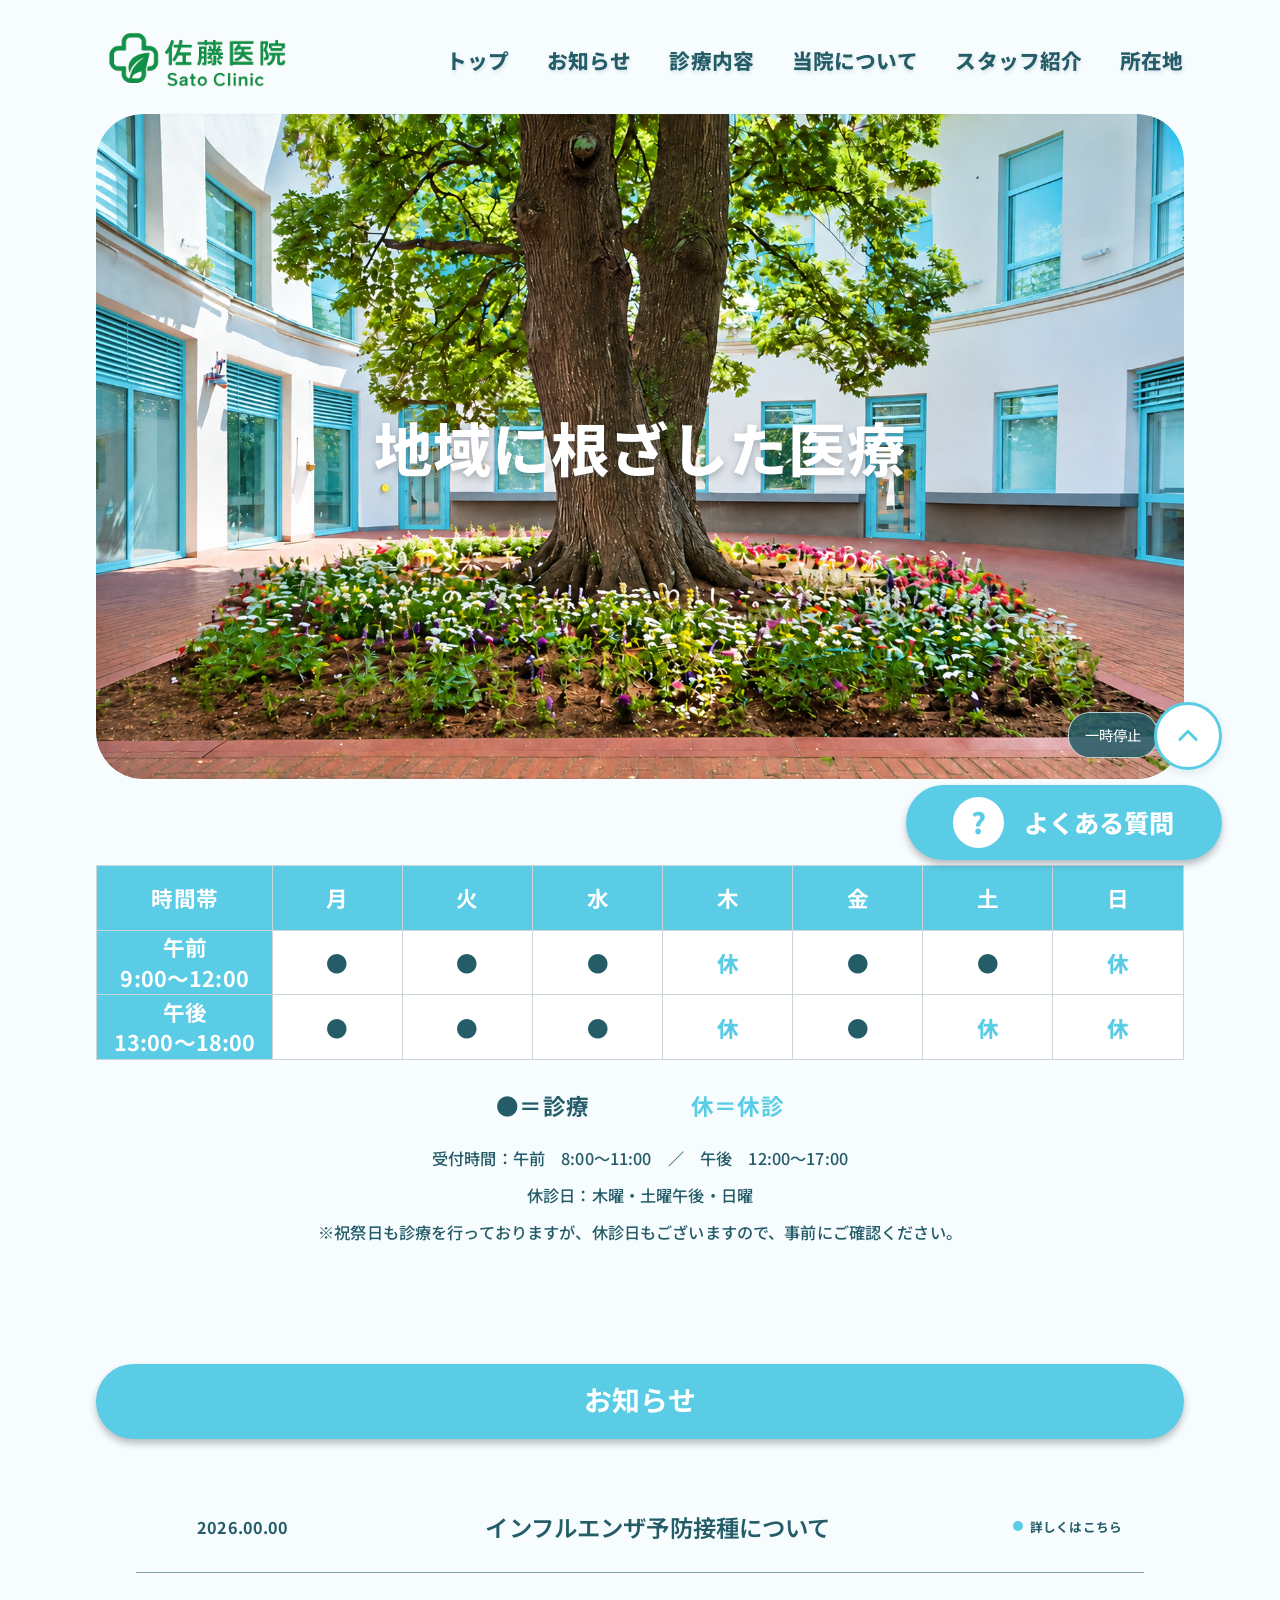
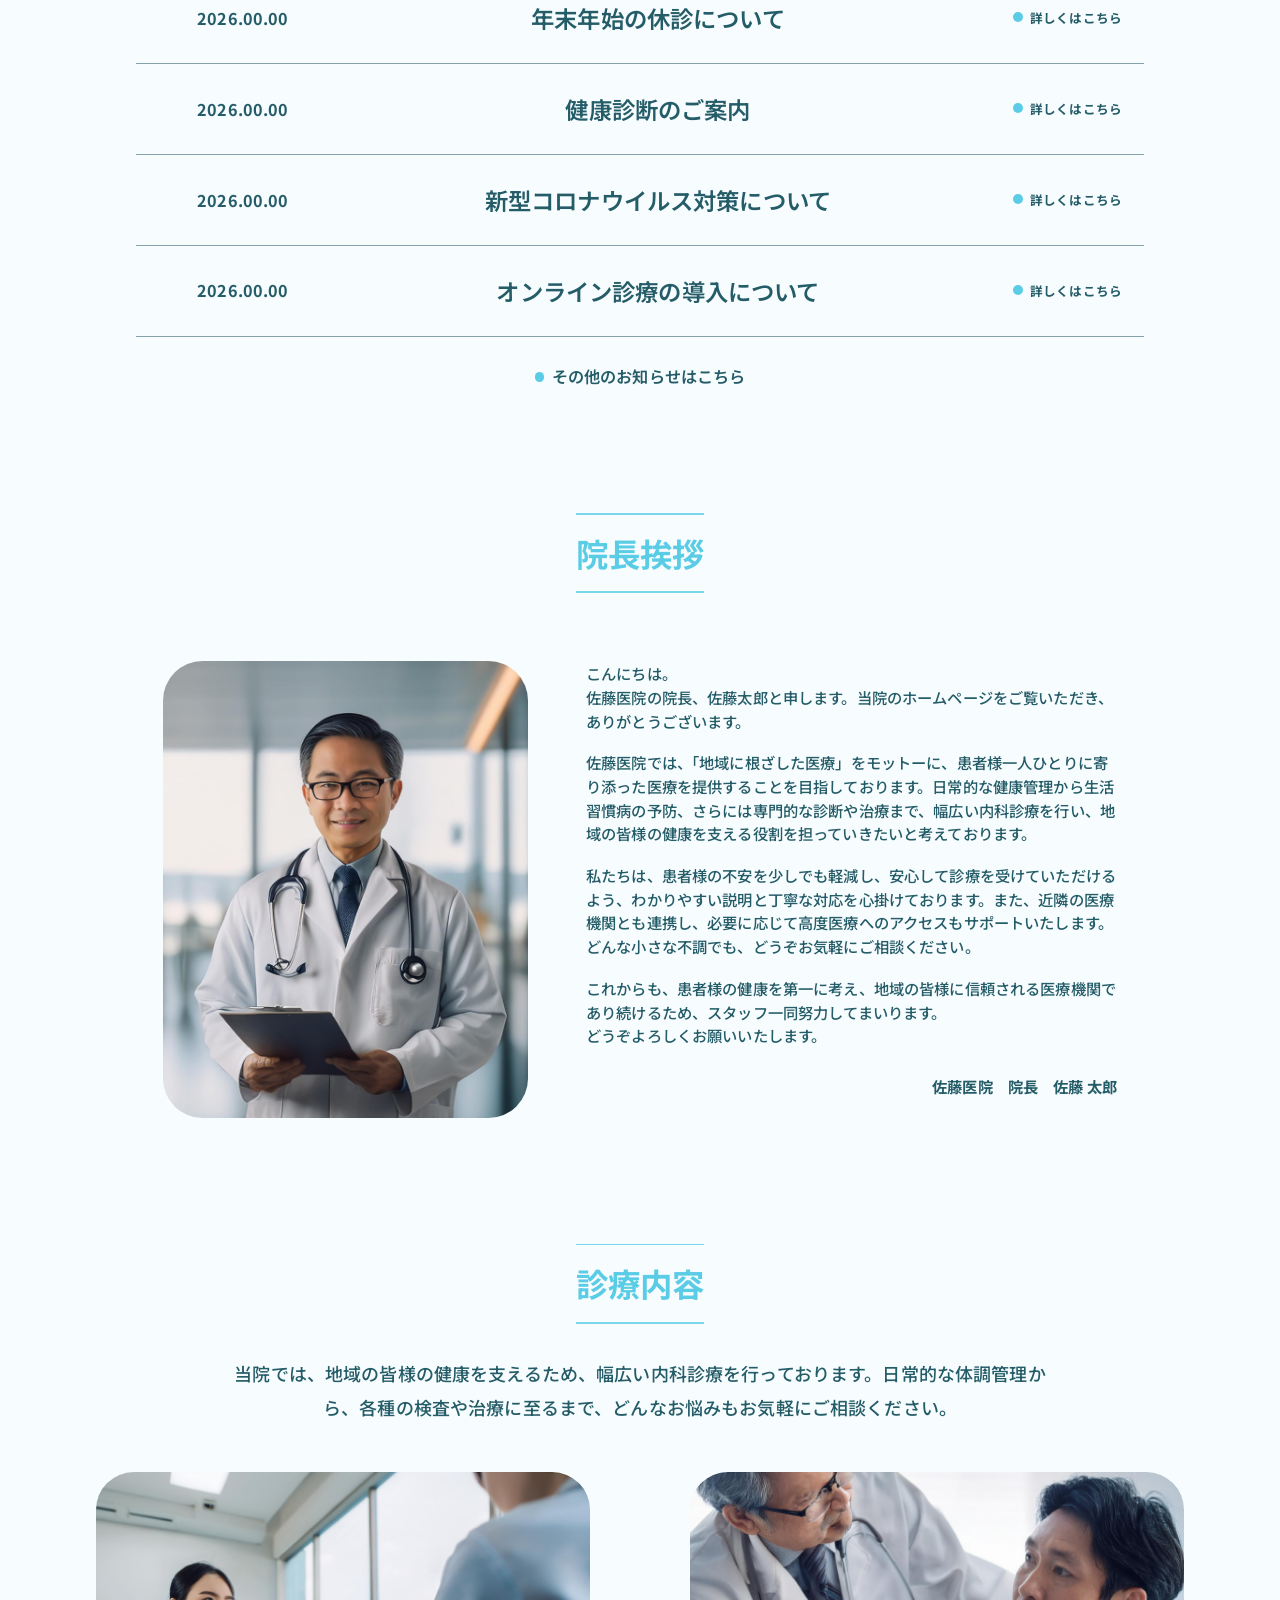
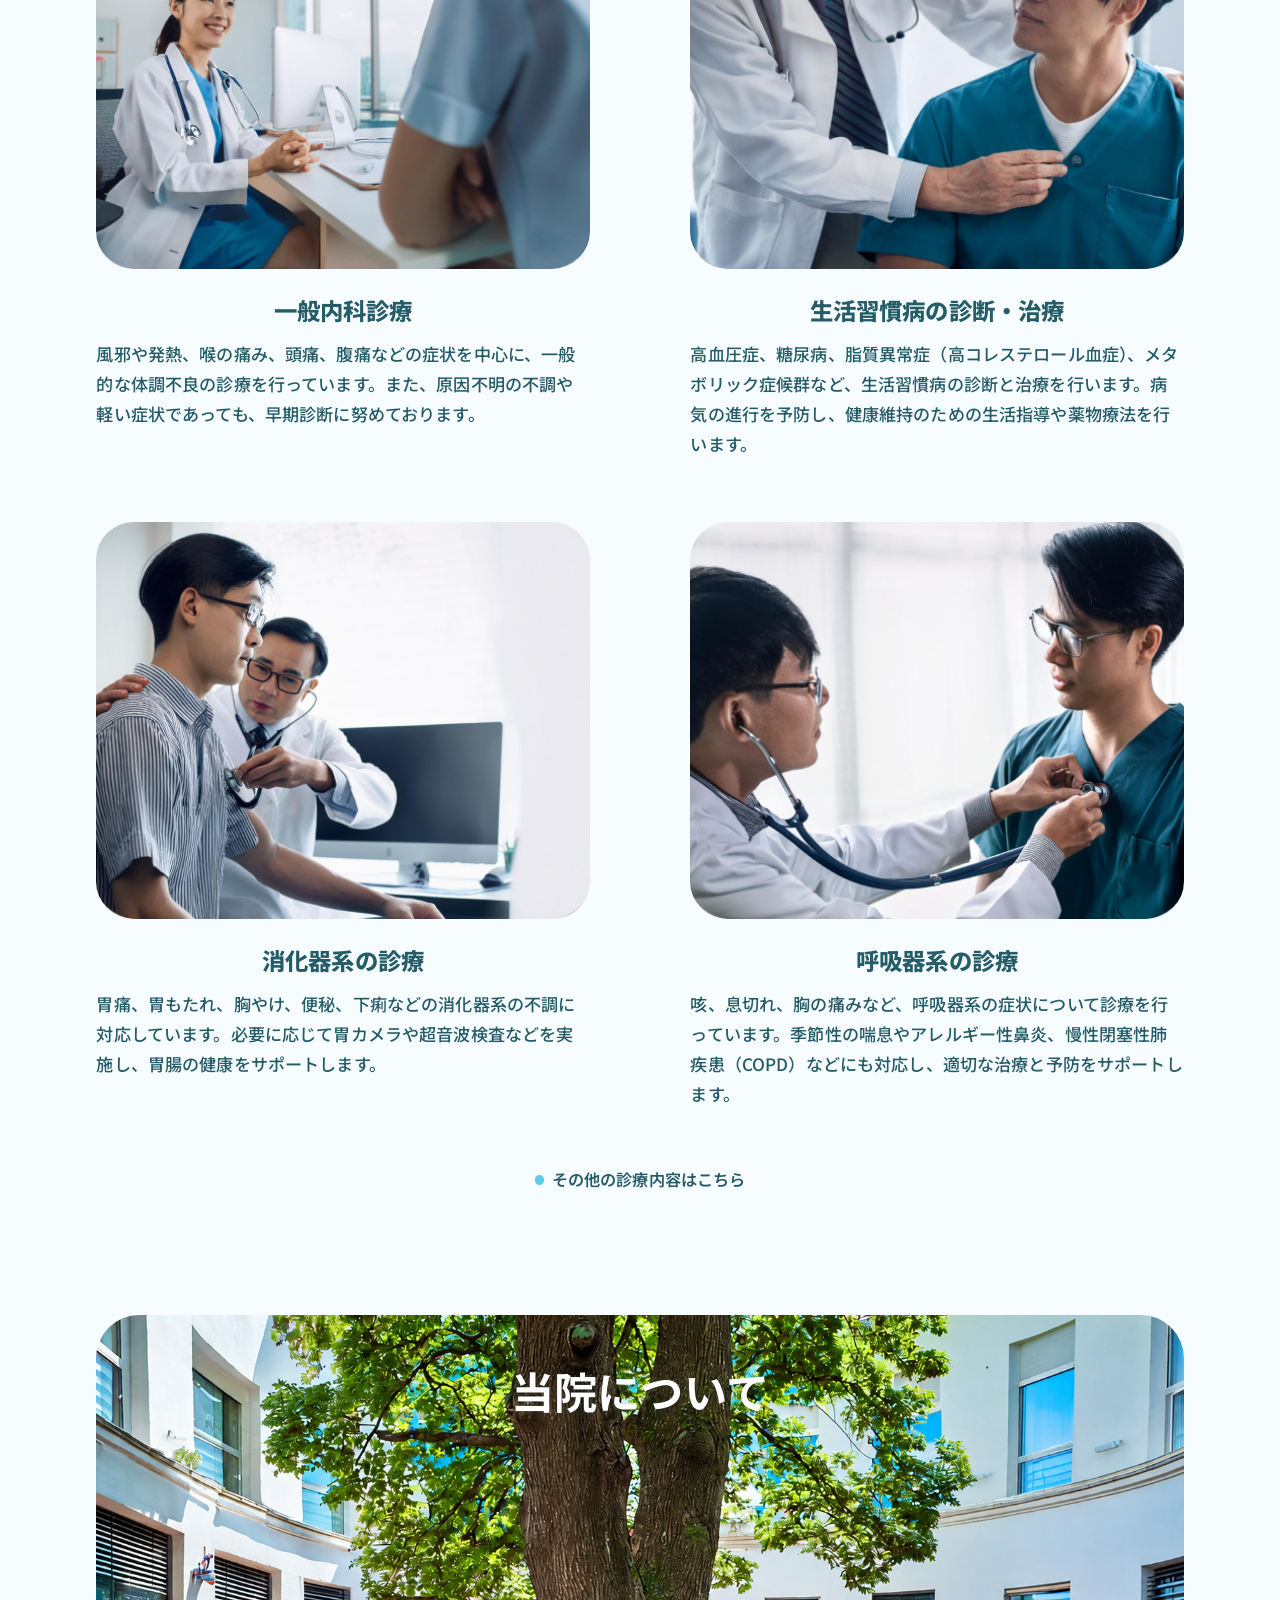
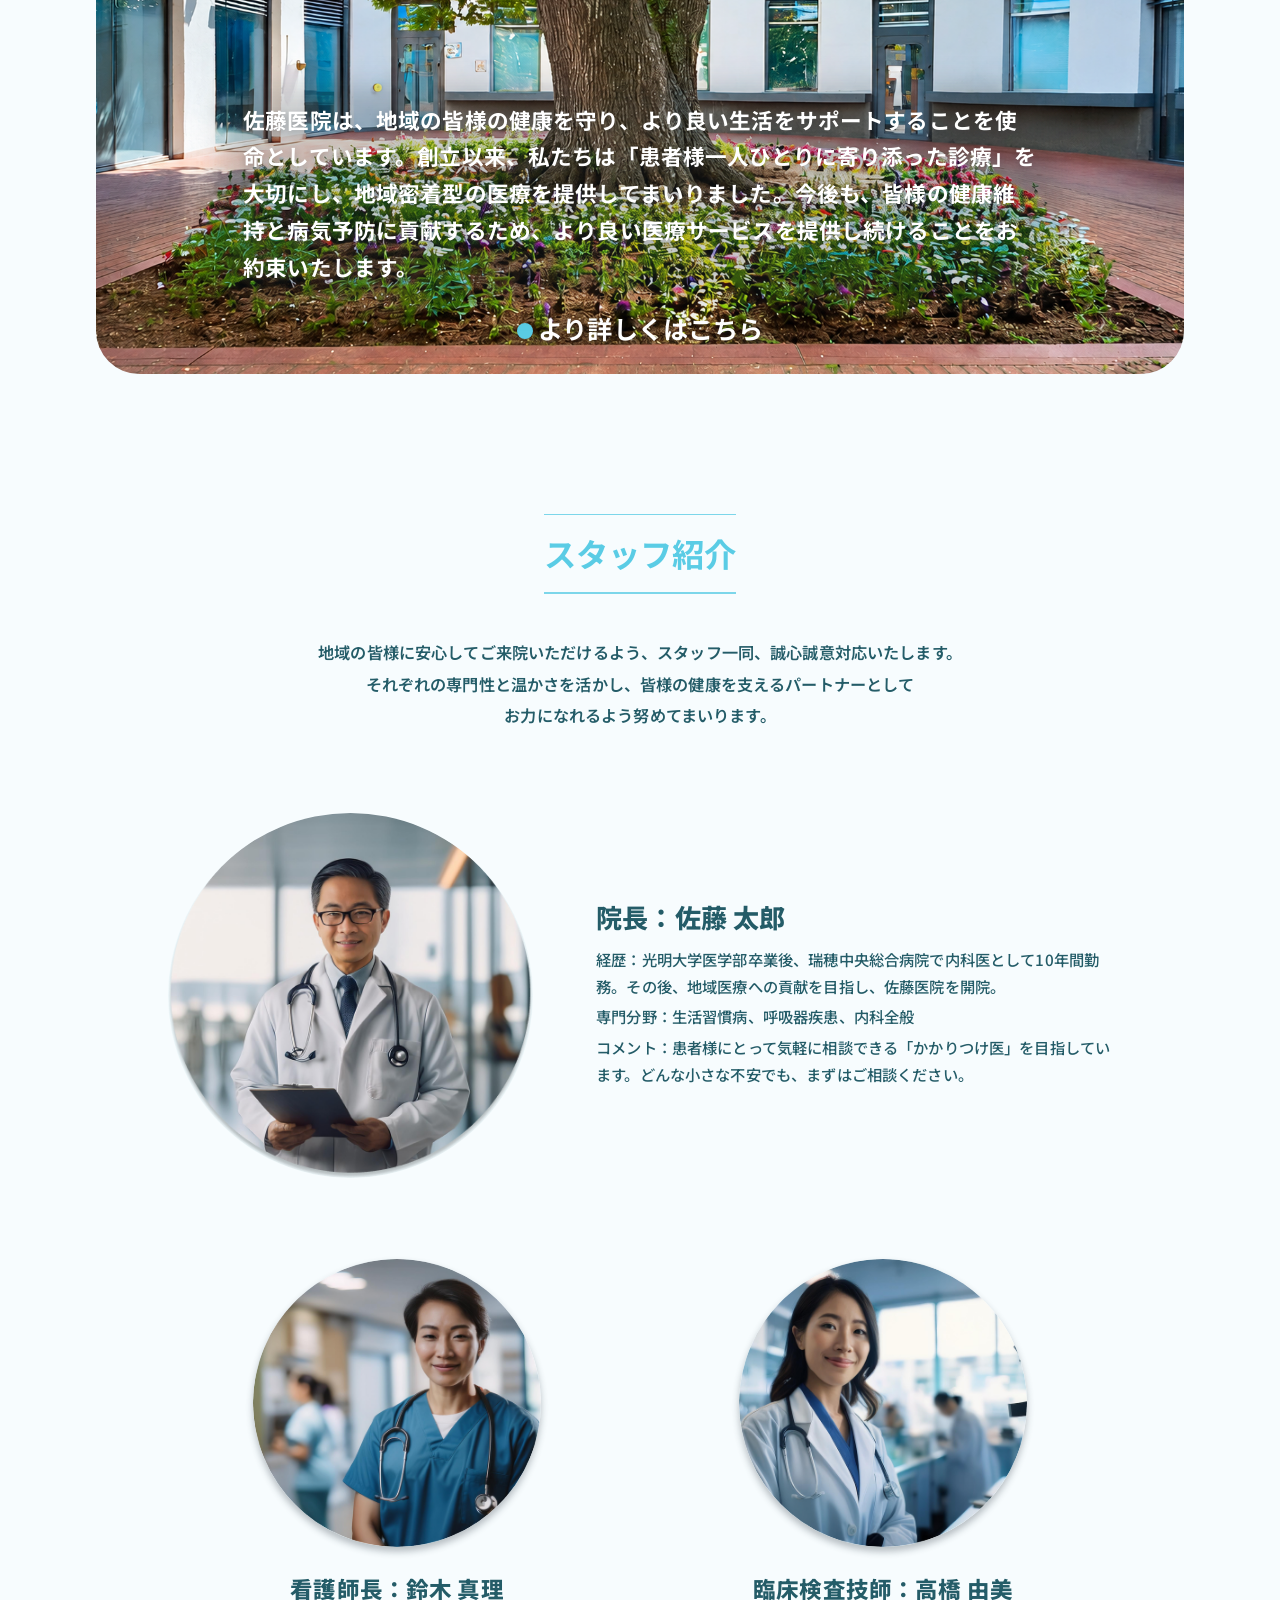
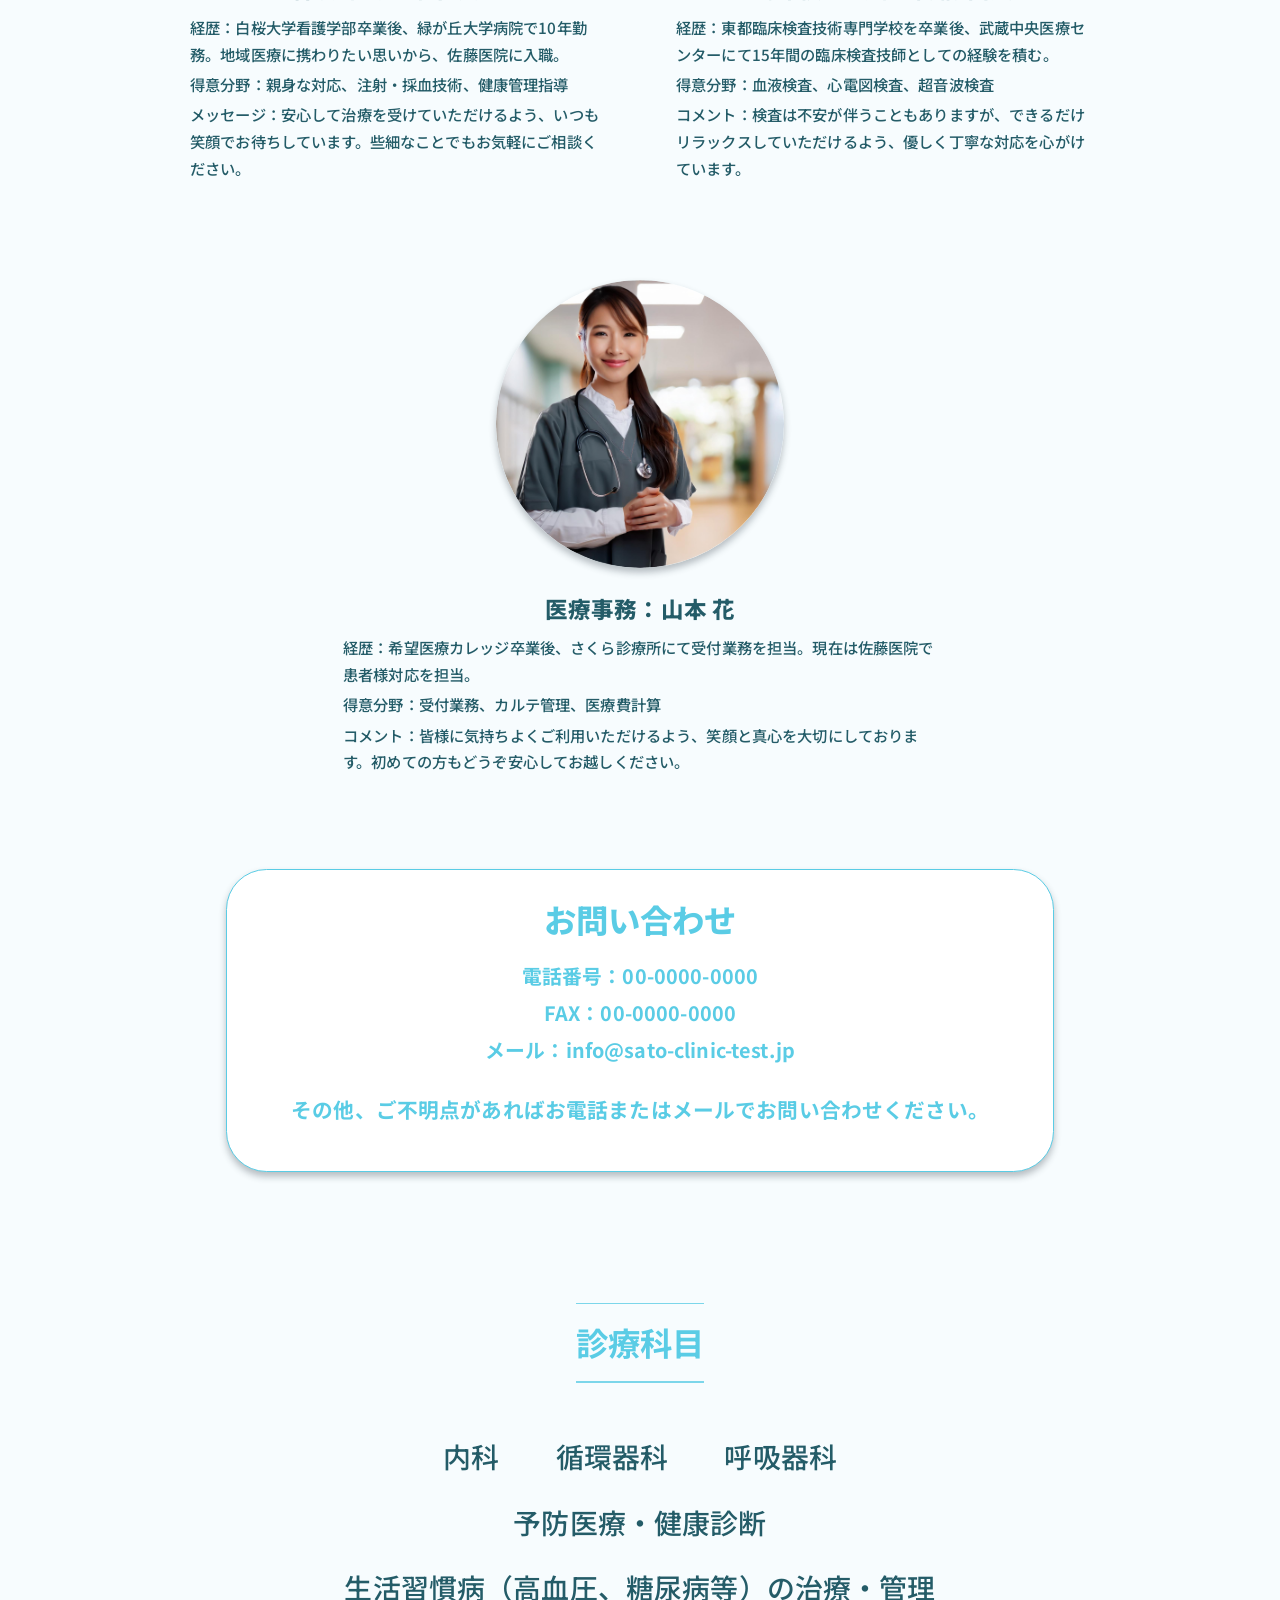
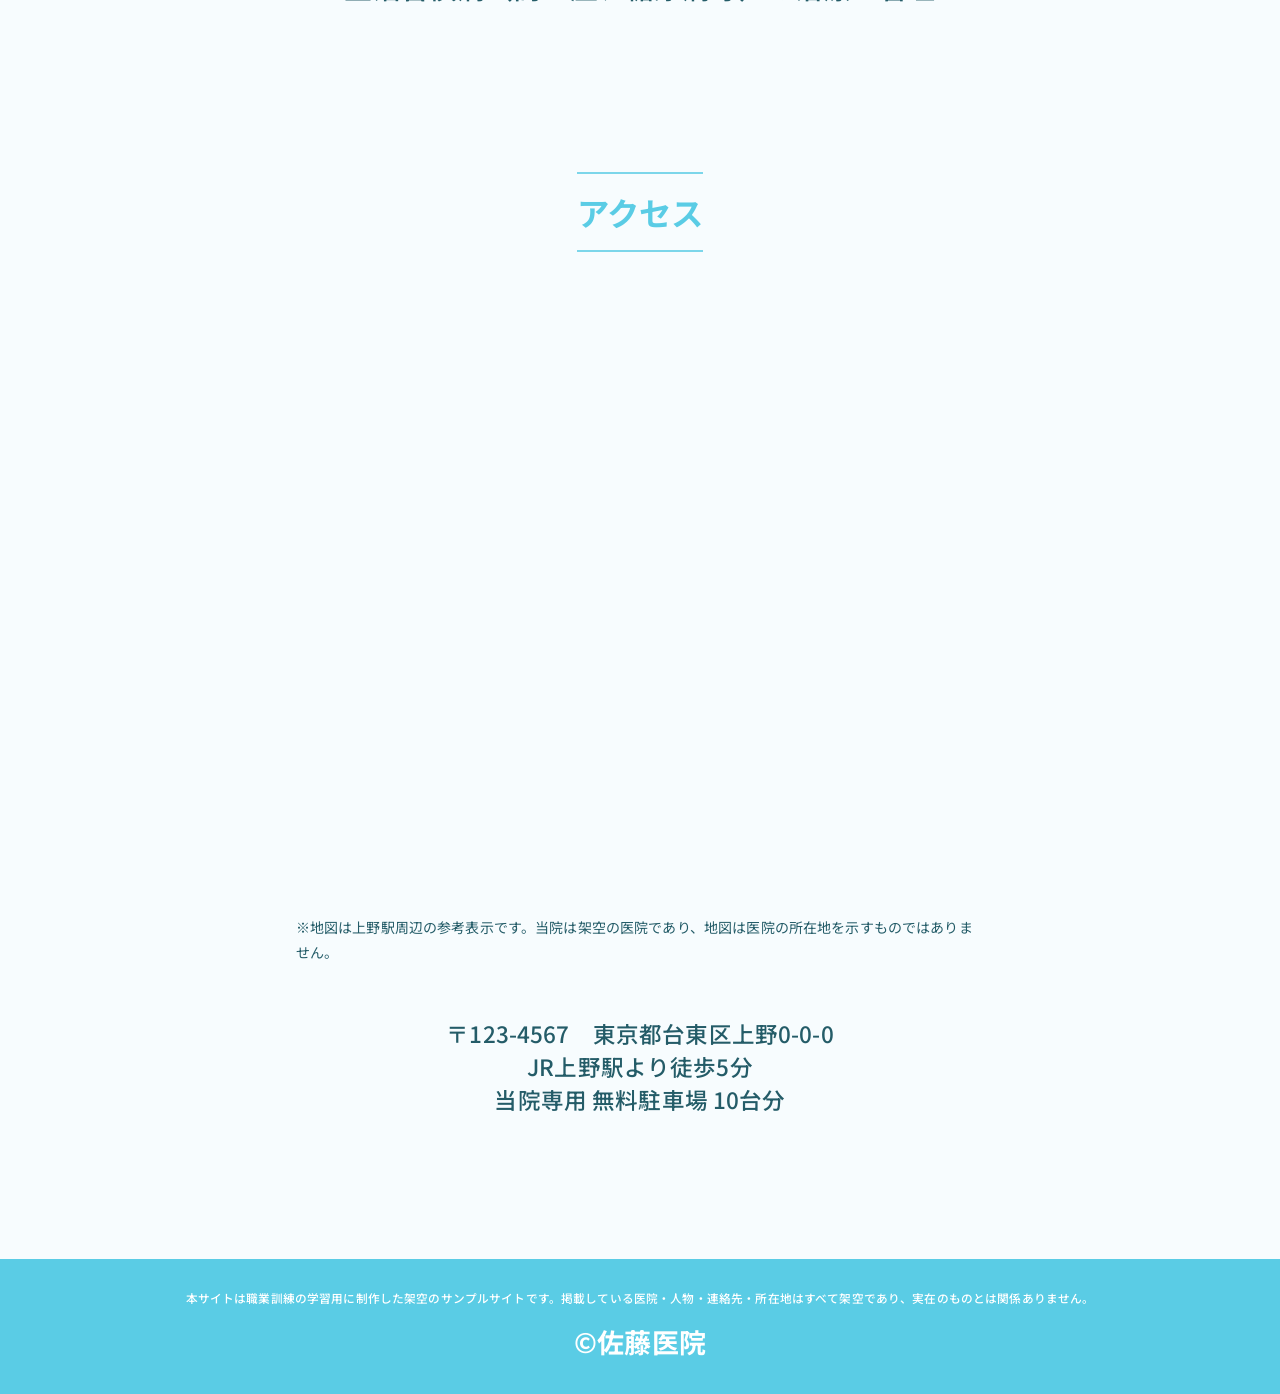
<file: index.html>
<!DOCTYPE html>
<html lang="ja">
<head>
  <meta charset="UTF-8">
  <meta name="viewport" content="width=device-width, initial-scale=1.0">
  <meta name="robots" content="noindex, nofollow">
  <title>佐藤医院 | Sato Clinic</title>
  <link rel="preconnect" href="https://fonts.googleapis.com">
  <link rel="preconnect" href="https://fonts.gstatic.com" crossorigin>
  <link href="https://fonts.googleapis.com/css2?family=Noto+Sans+JP:wght@400;500;600;700;800&display=swap" rel="stylesheet">
  <link rel="stylesheet" href="./css/style.css">
  <link rel="stylesheet" href="./css/responsive.css">
</head>
<body id="page-top">
  <header class="site-header" id="top">
    <div class="header-inner">
      <a class="brand" href="./index.html" aria-label="佐藤医院 トップへ">
        <img src="./assets/logo.png" alt="佐藤医院 Sato Clinic">
      </a>
            <button class="menu-toggle" type="button" aria-controls="global-nav" aria-expanded="false" aria-label="メニューを開く" hidden>
        <span class="menu-toggle-lines" aria-hidden="true"><span></span></span>
        <span class="menu-toggle-label" aria-hidden="true">MENU</span>
      </button>
      <nav id="global-nav" class="global-nav" aria-label="メインナビゲーション">
        <a href="./index.html">トップ</a>
        <a href="./news.html">お知らせ</a>
        <a href="./services.html">診療内容</a>
        <a href="./about.html">当院について</a>
        <a href="#staff">スタッフ紹介</a>
        <a href="./location.html">所在地</a>
        <div class="mobile-nav-links">
          <a href="./index.html">トップ</a>
          <a href="./news.html">お知らせ</a>
          <a href="./services.html">診療内容</a>
          <a href="./about.html">当院について</a>
          <a href="./index.html#staff">スタッフ紹介</a>
          <a href="./location.html">所在地</a>
        </div>
      </nav>
    </div>
  </header>

  <main>
    <section class="hero section-shell" aria-labelledby="hero-title">
      <h1 id="hero-title" class="sr-only">地域に根ざした医療</h1>
      <div class="hero-slideshow">
        <div class="hero-slide hero-slide--courtyard is-active">
          <img src="./assets/hero-courtyard-cyan.png" alt="地域に根ざした医療。大きな木と花々に囲まれた佐藤医院の中庭">
          <p class="hero-slide-caption" aria-hidden="true">地域に根ざした医療</p>
        </div>
        <div class="hero-slide hero-slide--digestive" aria-hidden="true">
          <img src="./assets/service-detail-digestive.jpg" alt="患者様一人ひとりに寄り添った診療。医師が患者の診察を行う様子">
          <p class="hero-slide-caption" aria-hidden="true">患者様一人ひとりに<br>寄り添った診療</p>
        </div>
        <div class="hero-slide hero-slide--waiting" aria-hidden="true">
          <img src="./assets/hero-textless.png" alt="患者様の声に耳を傾け、共に歩む医療。明るい院内の待合スペース" width="1208" height="739">
          <p class="hero-slide-caption" aria-hidden="true">患者様の声に耳を傾け、共に歩む医療</p>
        </div>
        <div class="hero-slide hero-slide--family" aria-hidden="true">
          <img src="./assets/hero-news.jpg" alt="ご家族全員をサポート。女性医師と子どもが向き合う診療風景">
          <p class="hero-slide-caption" aria-hidden="true">ご家族全員をサポート</p>
        </div>
        <button class="hero-slideshow-toggle" type="button" hidden>一時停止</button>
      </div>
    </section>

    <section class="schedule section-shell" id="schedule" aria-labelledby="schedule-title">
      <h2 id="schedule-title" class="sr-only">診療時間</h2>
      <table class="schedule-table">
        <thead>
          <tr>
            <th scope="col">時間帯</th>
            <th scope="col">月</th>
            <th scope="col">火</th>
            <th scope="col">水</th>
            <th scope="col">木</th>
            <th scope="col">金</th>
            <th scope="col">土</th>
            <th scope="col">日</th>
          </tr>
        </thead>
        <tbody>
          <tr>
            <th scope="row">午前　<span class="schedule-time">9:00〜12:00</span></th>
            <td>●</td><td>●</td><td>●</td><td class="closed">休</td><td>●</td><td>●</td><td class="closed">休</td>
          </tr>
          <tr>
            <th scope="row">午後　<span class="schedule-time">13:00〜18:00</span></th>
            <td>●</td><td>●</td><td>●</td><td class="closed">休</td><td>●</td><td class="closed">休</td><td class="closed">休</td>
          </tr>
        </tbody>
      </table>
      <div class="schedule-detail">
        <p class="legend"><strong>●＝診療</strong>　<strong class="closed-text">休＝休診</strong></p>
        <p>受付時間：午前　8:00〜11:00　／　午後　12:00〜17:00</p>
        <p>休診日：木曜・土曜午後・日曜</p>
        <p>※祝祭日も診療を行っておりますが、休診日もございますので、事前にご確認ください。</p>
      </div>
    </section>

    <section class="news section-shell" id="news" aria-labelledby="news-title">
      <h2 id="news-title" class="pill-title">お知らせ</h2>
      <div class="news-list">
        <article class="news-row"><time datetime="2026-01-01">2026.00.00</time><h3><a href="./news-influenza.html">インフルエンザ予防接種について</a></h3><a href="./news-influenza.html">詳しくはこちら</a></article>
        <article class="news-row"><time datetime="2026-01-01">2026.00.00</time><h3><a href="./news-holiday.html">年末年始の休診について</a></h3><a href="./news-holiday.html">詳しくはこちら</a></article>
        <article class="news-row"><time datetime="2026-01-01">2026.00.00</time><h3><a href="./news-checkup.html">健康診断のご案内</a></h3><a href="./news-checkup.html">詳しくはこちら</a></article>
        <article class="news-row"><time datetime="2026-01-01">2026.00.00</time><h3><a href="./news-covid.html">新型コロナウイルス対策について</a></h3><a href="./news-covid.html">詳しくはこちら</a></article>
        <article class="news-row"><time datetime="2026-01-01">2026.00.00</time><h3><a href="./news-online.html">オンライン診療の導入について</a></h3><a href="./news-online.html">詳しくはこちら</a></article>
      </div>
      <a class="text-link" href="./news-archive.html">その他のお知らせはこちら</a>
    </section>

    <section class="greeting section-shell" aria-labelledby="greeting-title">
      <h2 id="greeting-title" class="section-title">院長挨拶</h2>
      <div class="greeting-grid">
        <div class="image-crop image-crop--greeting"><img src="./assets/director-intro.png" alt="佐藤医院 院長 佐藤太郎のイメージ写真"></div>
        <div class="greeting-copy">
          <p>こんにちは。<br>佐藤医院の院長、佐藤太郎と申します。当院のホームページをご覧いただき、ありがとうございます。</p>
          <p>佐藤医院では、「地域に根ざした医療」をモットーに、患者様一人ひとりに寄り添った医療を提供することを目指しております。日常的な健康管理から生活習慣病の予防、さらには専門的な診断や治療まで、幅広い内科診療を行い、地域の皆様の健康を支える役割を担っていきたいと考えております。</p>
          <p>私たちは、患者様の不安を少しでも軽減し、安心して診療を受けていただけるよう、わかりやすい説明と丁寧な対応を心掛けております。また、近隣の医療機関とも連携し、必要に応じて高度医療へのアクセスもサポートいたします。どんな小さな不調でも、どうぞお気軽にご相談ください。</p>
          <p>これからも、患者様の健康を第一に考え、地域の皆様に信頼される医療機関であり続けるため、スタッフ一同努力してまいります。<br>どうぞよろしくお願いいたします。</p>
          <p class="signature">佐藤医院　院長　佐藤 太郎</p>
        </div>
      </div>
    </section>

    <section class="services section-shell" id="services" aria-labelledby="services-title">
      <h2 id="services-title" class="section-title">診療内容</h2>
      <p class="services-intro">当院では、地域の皆様の健康を支えるため、幅広い内科診療を行っております。日常的な体調管理から、各種の検査や治療に至るまで、どんなお悩みもお気軽にご相談ください。</p>
      <div class="service-grid">
        <article class="service-card">
          <div class="image-crop image-crop--service"><img src="./assets/service-general.png" alt="一般内科診療のイメージ"></div>
          <h3>一般内科診療</h3>
          <p>風邪や発熱、喉の痛み、頭痛、腹痛などの症状を中心に、一般的な体調不良の診療を行っています。また、原因不明の不調や軽い症状であっても、早期診断に努めております。</p>
        </article>
        <article class="service-card">
          <div class="image-crop image-crop--service"><img src="./assets/service-lifestyle.png" alt="生活習慣病の診断・治療のイメージ"></div>
          <h3>生活習慣病の診断・治療</h3>
          <p>高血圧症、糖尿病、脂質異常症（高コレステロール血症）、メタボリック症候群など、生活習慣病の診断と治療を行います。病気の進行を予防し、健康維持のための生活指導や薬物療法を行います。</p>
        </article>
        <article class="service-card">
          <div class="image-crop image-crop--service"><img src="./assets/service-digestive.png" alt="消化器系診療のイメージ"></div>
          <h3>消化器系の診療</h3>
          <p>胃痛、胃もたれ、胸やけ、便秘、下痢などの消化器系の不調に対応しています。必要に応じて胃カメラや超音波検査などを実施し、胃腸の健康をサポートします。</p>
        </article>
        <article class="service-card">
          <div class="image-crop image-crop--service"><img src="./assets/service-respiratory.png" alt="呼吸器系診療のイメージ"></div>
          <h3>呼吸器系の診療</h3>
          <p>咳、息切れ、胸の痛みなど、呼吸器系の症状について診療を行っています。季節性の喘息やアレルギー性鼻炎、慢性閉塞性肺疾患（COPD）などにも対応し、適切な治療と予防をサポートします。</p>
        </article>
      </div>
      <a class="text-link service-more" href="./services.html">その他の診療内容はこちら</a>
    </section>

    <section class="about section-shell" id="about" aria-labelledby="about-title">
      <a class="about-link about-banner" href="./about.html" aria-labelledby="about-title about-banner-more">
        <img src="./assets/about-courtyard.png" alt="大きな木と花々に囲まれた佐藤医院の中庭">
        <h2 id="about-title" class="about-banner-title">当院について</h2>
        <p class="about-banner-description">佐藤医院は、地域の皆様の健康を守り、より良い生活をサポートすることを使命としています。創立以来、私たちは「患者様一人ひとりに寄り添った診療」を大切にし、地域密着型の医療を提供してまいりました。今後も、皆様の健康維持と病気予防に貢献するため、より良い医療サービスを提供し続けることをお約束いたします。</p>
        <span id="about-banner-more" class="about-banner-more">より詳しくはこちら</span>
      </a>
    </section>

    <section class="staff section-shell" aria-labelledby="staff">
      <h2 id="staff" class="section-title">スタッフ紹介</h2>
      <p class="staff-lead">地域の皆様に安心してご来院いただけるよう、スタッフ一同、誠心誠意対応いたします。<br>それぞれの専門性と温かさを活かし、皆様の健康を支えるパートナーとして<br>お力になれるよう努めてまいります。</p>

      <article class="director-profile">
        <img class="staff-portrait" src="./assets/staff-director.png" alt="院長 佐藤太郎のイメージ写真">
        <div>
          <h3>院長：佐藤 太郎</h3>
          <p>経歴：光明大学医学部卒業後、瑞穂中央総合病院で内科医として10年間勤務。その後、地域医療への貢献を目指し、佐藤医院を開院。</p>
          <p>専門分野：生活習慣病、呼吸器疾患、内科全般</p>
          <p>コメント：患者様にとって気軽に相談できる「かかりつけ医」を目指しています。どんな小さな不安でも、まずはご相談ください。</p>
        </div>
      </article>

      <div class="staff-grid">
        <article class="staff-card">
          <img class="staff-portrait" src="./assets/staff-nurse.png" alt="看護師長 鈴木真理のイメージ写真">
          <h3>看護師長：鈴木 真理</h3>
          <p>経歴：白桜大学看護学部卒業後、緑が丘大学病院で10年勤務。地域医療に携わりたい思いから、佐藤医院に入職。</p>
          <p>得意分野：親身な対応、注射・採血技術、健康管理指導</p>
          <p>メッセージ：安心して治療を受けていただけるよう、いつも笑顔でお待ちしています。些細なことでもお気軽にご相談ください。</p>
        </article>
        <article class="staff-card">
          <img class="staff-portrait" src="./assets/staff-tech.png" alt="臨床検査技師 高橋由美のイメージ写真">
          <h3>臨床検査技師：高橋 由美</h3>
          <p>経歴：東都臨床検査技術専門学校を卒業後、武蔵中央医療センターにて15年間の臨床検査技師としての経験を積む。</p>
          <p>得意分野：血液検査、心電図検査、超音波検査</p>
          <p>コメント：検査は不安が伴うこともありますが、できるだけリラックスしていただけるよう、優しく丁寧な対応を心がけています。</p>
        </article>
      </div>

      <article class="office-profile">
        <img class="staff-portrait" src="./assets/staff-office.png" alt="医療事務 山本花のイメージ写真">
        <div>
          <h3>医療事務：山本 花</h3>
          <p>経歴：希望医療カレッジ卒業後、さくら診療所にて受付業務を担当。現在は佐藤医院で患者様対応を担当。</p>
          <p>得意分野：受付業務、カルテ管理、医療費計算</p>
          <p>コメント：皆様に気持ちよくご利用いただけるよう、笑顔と真心を大切にしております。初めての方もどうぞ安心してお越しください。</p>
        </div>
      </article>
    </section>

    <section class="contact section-shell" id="contact" aria-labelledby="contact-title">
      <div class="contact-box">
        <h2 id="contact-title">お問い合わせ</h2>
        <p>電話番号：00-0000-0000</p>
        <p>FAX：00-0000-0000</p>
        <p>メール：info@sato-clinic-test.jp</p>
        <p class="contact-note">その他、ご不明点があればお電話またはメールでお問い合わせください。</p>
      </div>
    </section>

    <section class="subjects section-shell" id="subjects" aria-labelledby="subjects-title">
      <h2 id="subjects-title" class="section-title">診療科目</h2>
      <p>内科　　循環器科　　呼吸器科</p>
      <p>予防医療・健康診断</p>
      <p>生活習慣病（高血圧、糖尿病等）の治療・管理</p>
    </section>

    <section class="access section-shell" id="access" aria-labelledby="access-title">
      <h2 id="access-title" class="section-title">アクセス</h2>
      <div class="map-reference map-reference--home">
        <iframe class="map-embed" src="https://maps.google.com/maps?hl=ja&amp;ll=35.7138,139.7773&amp;z=15&amp;t=m&amp;output=embed" title="上野駅周辺の参考地図（医院の所在地を示すものではありません）" width="688" height="579" loading="lazy" referrerpolicy="strict-origin-when-cross-origin" allowfullscreen aria-describedby="access-map-note"></iframe>
        <p class="map-note" id="access-map-note">※地図は上野駅周辺の参考表示です。当院は架空の医院であり、地図は医院の所在地を示すものではありません。</p>
      </div>
      <p class="address">〒123-4567　東京都台東区上野0-0-0<br>JR上野駅より徒歩5分<br>当院専用 無料駐車場 10台分</p>
    </section>
  </main>

  <a class="page-top-float" href="#page-top" aria-label="ページの先頭へ戻る" title="ページの先頭へ戻る">
    <svg viewBox="0 0 24 24" width="28" height="28" fill="none" stroke="currentColor" stroke-width="2.5" stroke-linecap="round" stroke-linejoin="round" aria-hidden="true" focusable="false"><path d="m5 15 7-7 7 7"></path></svg>
  </a>

  <a class="faq-float" href="./faq.html" aria-label="よくある質問">
    <span class="faq-float-icon" aria-hidden="true">?</span>
    <span>よくある質問</span>
  </a>

  <footer class="site-footer">
    <p class="disclaimer">本サイトは職業訓練の学習用に制作した架空のサンプルサイトです。掲載している医院・人物・連絡先・所在地はすべて架空であり、実在のものとは関係ありません。</p>
    <p class="copyright">©佐藤医院</p>
  </footer>
  <script src="./js/hero-slideshow.js" defer></script>
  <script src="./js/staff-reveal.js" defer></script>
  <script src="./js/image-reveal.js" defer></script>
  <script src="./js/mobile-nav.js" defer></script>
</body>
</html>
</file>
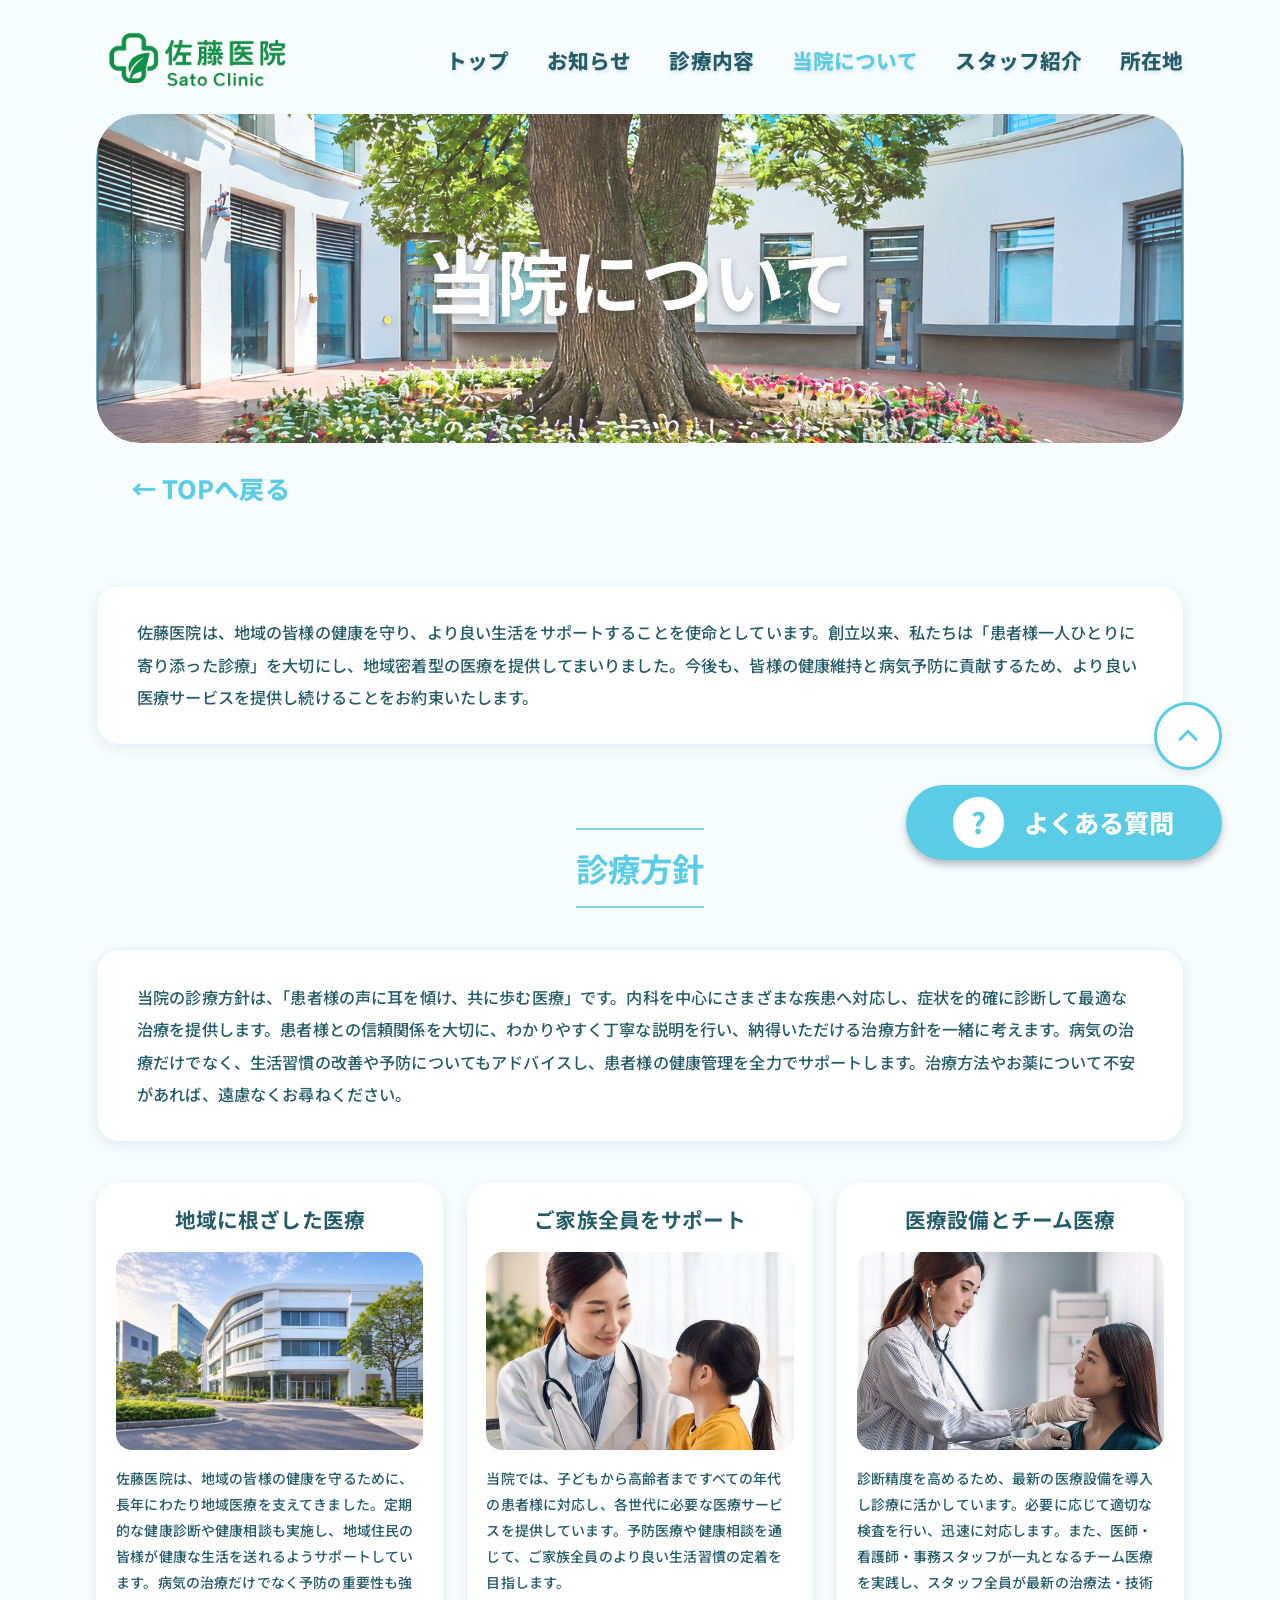
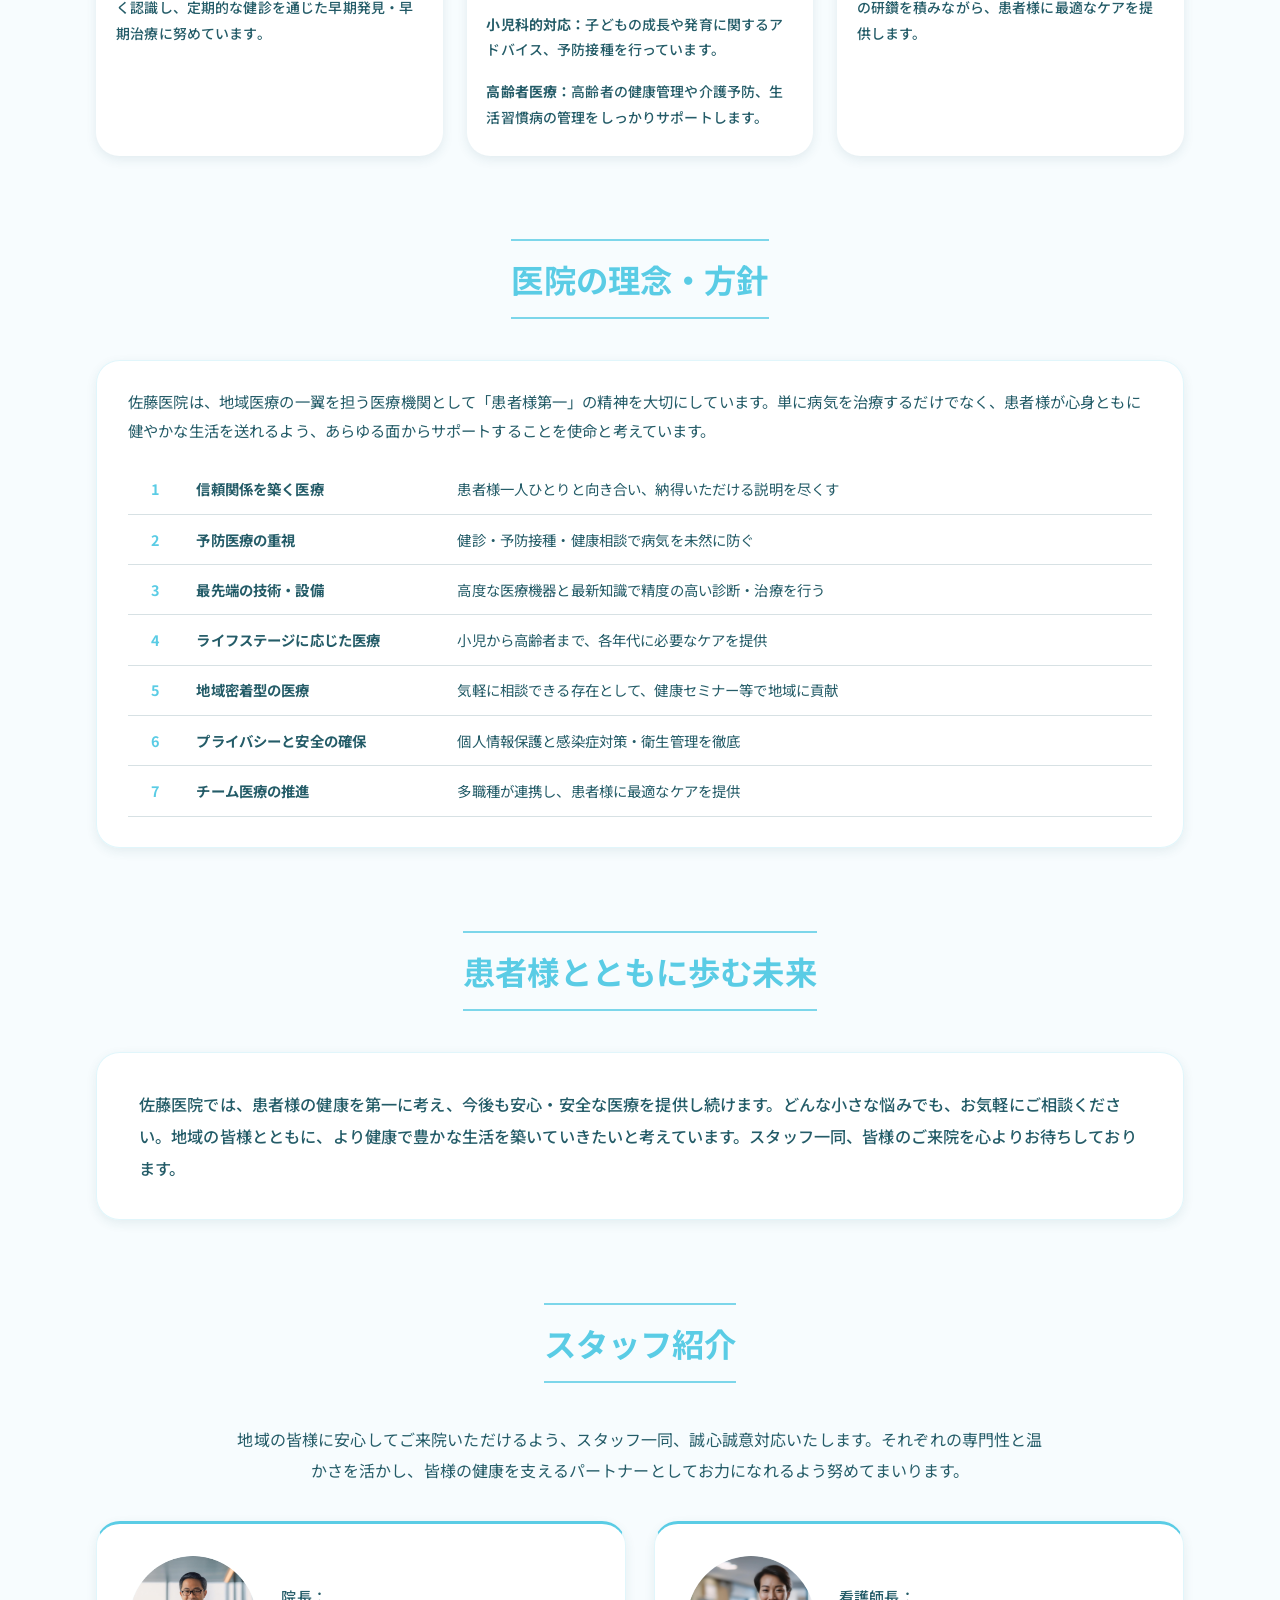
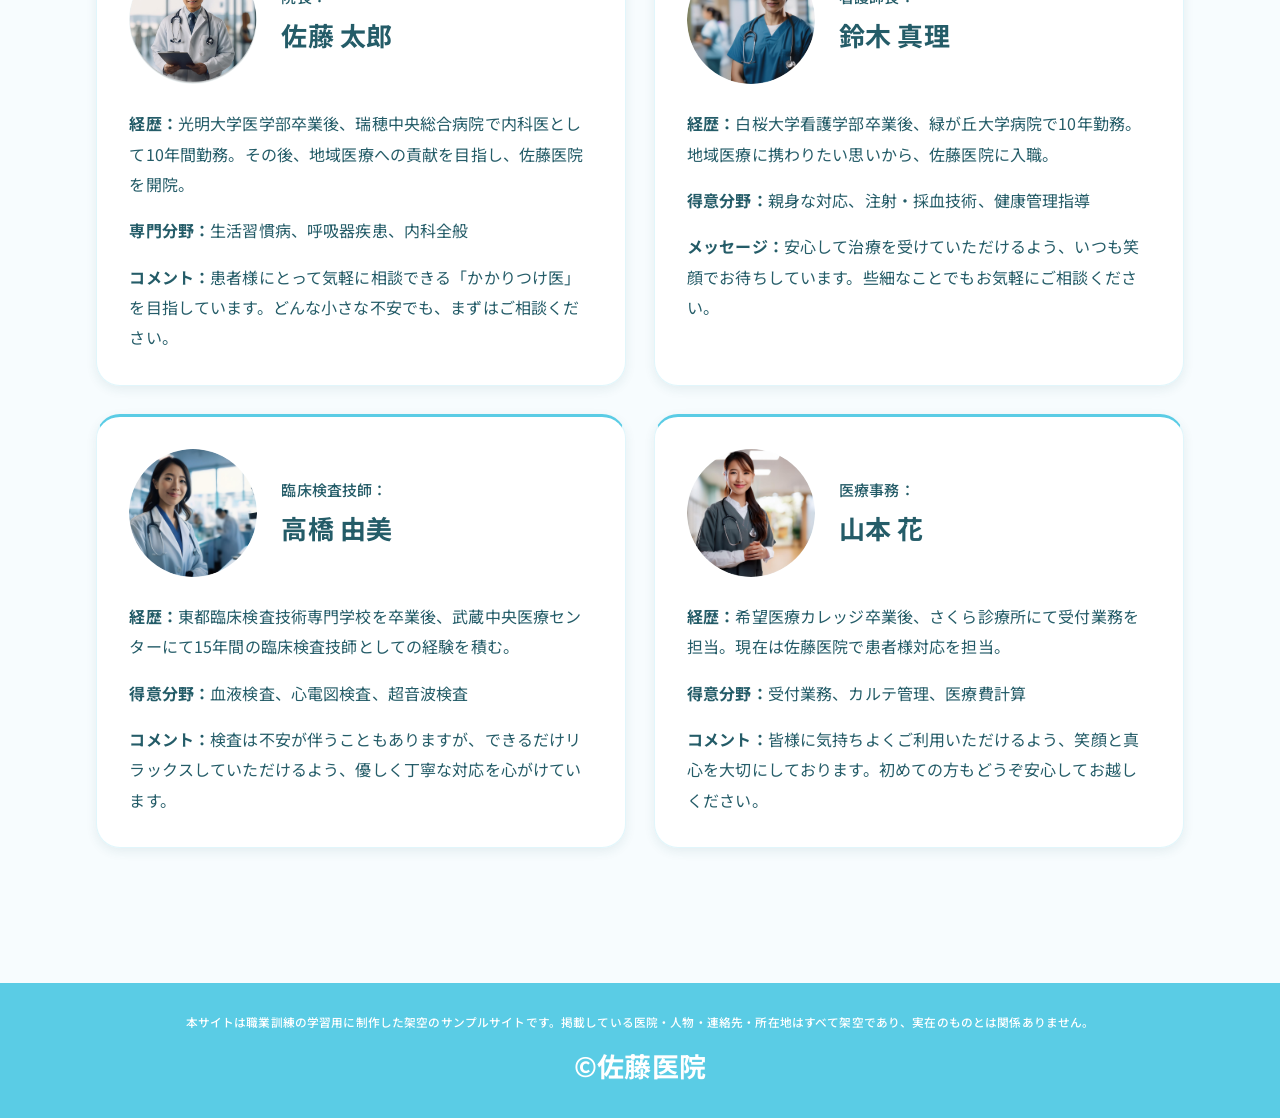
<file: about.html>
<!DOCTYPE html>
<html lang="ja">
<head>
  <meta charset="UTF-8">
  <meta name="viewport" content="width=device-width, initial-scale=1.0">
  <meta name="robots" content="noindex, nofollow">
  <title>当院について | 佐藤医院</title>
  <link rel="preconnect" href="https://fonts.googleapis.com">
  <link rel="preconnect" href="https://fonts.gstatic.com" crossorigin>
  <link href="https://fonts.googleapis.com/css2?family=Noto+Sans+JP:wght@400;500;600;700;800&display=swap" rel="stylesheet">
  <link rel="stylesheet" href="./css/style.css">
  <link rel="stylesheet" href="./css/responsive.css">
</head>
<body id="page-top" class="subpage page-about">
  <header class="site-header" id="top">
    <div class="header-inner">
      <a class="brand" href="./index.html" aria-label="佐藤医院 トップへ">
        <img src="./assets/logo.png" alt="佐藤医院 Sato Clinic">
      </a>
            <button class="menu-toggle" type="button" aria-controls="global-nav" aria-expanded="false" aria-label="メニューを開く" hidden>
        <span class="menu-toggle-lines" aria-hidden="true"><span></span></span>
        <span class="menu-toggle-label" aria-hidden="true">MENU</span>
      </button>
      <nav id="global-nav" class="global-nav" aria-label="メインナビゲーション">
        <a href="./index.html">トップ</a> <a href="./news.html">お知らせ</a> <a href="./services.html">診療内容</a> <a class="is-current" href="./about.html">当院について</a> <a href="#staff">スタッフ紹介</a> <a href="./location.html">所在地</a>
        <div class="mobile-nav-links">
          <a href="./index.html">トップ</a>
          <a href="./news.html">お知らせ</a>
          <a href="./services.html">診療内容</a>
          <a href="./about.html">当院について</a>
          <a href="#staff">スタッフ紹介</a>
          <a href="./location.html">所在地</a>
        </div>
      </nav>
    </div>
  </header>
  <main class="subpage-main section-shell about-page-main">
    <section class="sub-hero about-hero" aria-labelledby="about-page-title">
      <h1 id="about-page-title" class="about-hero-title">当院について</h1>
      <img src="./assets/about-courtyard.png" alt="佐藤医院の中庭">
    </section>
    <a class="back-top" href="./index.html">← TOPへ戻る</a>

    <section class="plain-card about-intro" aria-label="佐藤医院について">
      <p>佐藤医院は、地域の皆様の健康を守り、より良い生活をサポートすることを使命としています。創立以来、私たちは「患者様一人ひとりに寄り添った診療」を大切にし、地域密着型の医療を提供してまいりました。今後も、皆様の健康維持と病気予防に貢献するため、より良い医療サービスを提供し続けることをお約束いたします。</p>
    </section>

    <section class="content-section">
      <h2 class="framed-title">診療方針</h2>
      <div class="plain-card">
        <p>当院の診療方針は、「患者様の声に耳を傾け、共に歩む医療」です。内科を中心にさまざまな疾患へ対応し、症状を的確に診断して最適な治療を提供します。患者様との信頼関係を大切に、わかりやすく丁寧な説明を行い、納得いただける治療方針を一緒に考えます。病気の治療だけでなく、生活習慣の改善や予防についてもアドバイスし、患者様の健康管理を全力でサポートします。治療方法やお薬について不安があれば、遠慮なくお尋ねください。</p>
      </div>
    </section>

    <section class="about-feature-grid" aria-label="当院の特徴">
      <article class="about-feature-card">
        <h2>地域に根ざした医療</h2>
        <img class="about-exterior-image" src="./assets/about-exterior-wide.png" alt="植栽とエントランスを含む佐藤医院の外観">
        <p>佐藤医院は、地域の皆様の健康を守るために、長年にわたり地域医療を支えてきました。定期的な健康診断や健康相談も実施し、地域住民の皆様が健康な生活を送れるようサポートしています。病気の治療だけでなく予防の重要性も強く認識し、定期的な健診を通じた早期発見・早期治療に努めています。</p>
      </article>
      <article class="about-feature-card">
        <h2>ご家族全員をサポート</h2>
        <img class="about-family-image" src="./assets/hero-news.jpg" alt="ご家族全員をサポートする診療のイメージ">
        <p>当院では、子どもから高齢者まですべての年代の患者様に対応し、各世代に必要な医療サービスを提供しています。予防医療や健康相談を通じて、ご家族全員のより良い生活習慣の定着を目指します。</p>
        <p><strong>小児科的対応：</strong>子どもの成長や発育に関するアドバイス、予防接種を行っています。</p>
        <p><strong>高齢者医療：</strong>高齢者の健康管理や介護予防、生活習慣病の管理をしっかりサポートします。</p>
      </article>
      <article class="about-feature-card">
        <h2>医療設備とチーム医療</h2>
        <div class="image-crop image-crop--feature"><img src="./assets/service-detail-checkup.jpg" alt="医療設備とチーム医療のイメージ"></div>
        <p>診断精度を高めるため、最新の医療設備を導入し診療に活かしています。必要に応じて適切な検査を行い、迅速に対応します。また、医師・看護師・事務スタッフが一丸となるチーム医療を実践し、スタッフ全員が最新の治療法・技術の研鑽を積みながら、患者様に最適なケアを提供します。</p>
      </article>
    </section>

    <section class="content-section">
      <h2 class="framed-title">医院の理念・方針</h2>
      <div class="policy-card">
        <p class="policy-intro">佐藤医院は、地域医療の一翼を担う医療機関として「患者様第一」の精神を大切にしています。単に病気を治療するだけでなく、患者様が心身ともに健やかな生活を送れるよう、あらゆる面からサポートすることを使命と考えています。</p>
        <table class="policy-table">
          <tbody>
            <tr><th>1</th><td>信頼関係を築く医療</td><td>患者様一人ひとりと向き合い、納得いただける説明を尽くす</td></tr>
            <tr><th>2</th><td>予防医療の重視</td><td>健診・予防接種・健康相談で病気を未然に防ぐ</td></tr>
            <tr><th>3</th><td>最先端の技術・設備</td><td>高度な医療機器と最新知識で精度の高い診断・治療を行う</td></tr>
            <tr><th>4</th><td>ライフステージに応じた医療</td><td>小児から高齢者まで、各年代に必要なケアを提供</td></tr>
            <tr><th>5</th><td>地域密着型の医療</td><td>気軽に相談できる存在として、健康セミナー等で地域に貢献</td></tr>
            <tr><th>6</th><td>プライバシーと安全の確保</td><td>個人情報保護と感染症対策・衛生管理を徹底</td></tr>
            <tr><th>7</th><td>チーム医療の推進</td><td>多職種が連携し、患者様に最適なケアを提供</td></tr>
          </tbody>
        </table>
      </div>
    </section>

    <section class="content-section about-future">
      <h2 class="framed-title">患者様とともに歩む未来</h2>
      <div class="plain-card future-card">
        <p>佐藤医院では、患者様の健康を第一に考え、今後も安心・安全な医療を提供し続けます。どんな小さな悩みでも、お気軽にご相談ください。地域の皆様とともに、より健康で豊かな生活を築いていきたいと考えています。スタッフ一同、皆様のご来院を心よりお待ちしております。</p>
      </div>
    </section>
    <section class="content-section about-staff" id="staff" aria-labelledby="about-staff-title">
      <h2 class="framed-title" id="about-staff-title">スタッフ紹介</h2>
      <p class="about-staff-lead">地域の皆様に安心してご来院いただけるよう、スタッフ一同、誠心誠意対応いたします。それぞれの専門性と温かさを活かし、皆様の健康を支えるパートナーとしてお力になれるよう努めてまいります。</p>

      <div class="about-staff-grid">
        <article class="about-staff-card" aria-labelledby="about-director-name">
          <div class="about-staff-heading">
            <img src="./assets/staff-director.png" alt="院長 佐藤太郎のイメージ写真" width="128" height="128" loading="lazy">
            <h3 id="about-director-name"><span class="about-staff-role">院長：</span>佐藤 太郎</h3>
          </div>
          <p><strong>経歴：</strong>光明大学医学部卒業後、瑞穂中央総合病院で内科医として10年間勤務。その後、地域医療への貢献を目指し、佐藤医院を開院。</p>
          <p><strong>専門分野：</strong>生活習慣病、呼吸器疾患、内科全般</p>
          <p><strong>コメント：</strong>患者様にとって気軽に相談できる「かかりつけ医」を目指しています。どんな小さな不安でも、まずはご相談ください。</p>
        </article>

        <article class="about-staff-card" aria-labelledby="about-nurse-name">
          <div class="about-staff-heading">
            <img src="./assets/staff-nurse.png" alt="看護師長 鈴木真理のイメージ写真" width="128" height="128" loading="lazy">
            <h3 id="about-nurse-name"><span class="about-staff-role">看護師長：</span>鈴木 真理</h3>
          </div>
          <p><strong>経歴：</strong>白桜大学看護学部卒業後、緑が丘大学病院で10年勤務。地域医療に携わりたい思いから、佐藤医院に入職。</p>
          <p><strong>得意分野：</strong>親身な対応、注射・採血技術、健康管理指導</p>
          <p><strong>メッセージ：</strong>安心して治療を受けていただけるよう、いつも笑顔でお待ちしています。些細なことでもお気軽にご相談ください。</p>
        </article>

        <article class="about-staff-card" aria-labelledby="about-tech-name">
          <div class="about-staff-heading">
            <img src="./assets/staff-tech.png" alt="臨床検査技師 高橋由美のイメージ写真" width="128" height="128" loading="lazy">
            <h3 id="about-tech-name"><span class="about-staff-role">臨床検査技師：</span>高橋 由美</h3>
          </div>
          <p><strong>経歴：</strong>東都臨床検査技術専門学校を卒業後、武蔵中央医療センターにて15年間の臨床検査技師としての経験を積む。</p>
          <p><strong>得意分野：</strong>血液検査、心電図検査、超音波検査</p>
          <p><strong>コメント：</strong>検査は不安が伴うこともありますが、できるだけリラックスしていただけるよう、優しく丁寧な対応を心がけています。</p>
        </article>

        <article class="about-staff-card" aria-labelledby="about-office-name">
          <div class="about-staff-heading">
            <img src="./assets/staff-office.png" alt="医療事務 山本花のイメージ写真" width="128" height="128" loading="lazy">
            <h3 id="about-office-name"><span class="about-staff-role">医療事務：</span>山本 花</h3>
          </div>
          <p><strong>経歴：</strong>希望医療カレッジ卒業後、さくら診療所にて受付業務を担当。現在は佐藤医院で患者様対応を担当。</p>
          <p><strong>得意分野：</strong>受付業務、カルテ管理、医療費計算</p>
          <p><strong>コメント：</strong>皆様に気持ちよくご利用いただけるよう、笑顔と真心を大切にしております。初めての方もどうぞ安心してお越しください。</p>
        </article>
      </div>
    </section>
  </main>
  <a class="page-top-float" href="#page-top" aria-label="ページの先頭へ戻る" title="ページの先頭へ戻る">
    <svg viewBox="0 0 24 24" width="28" height="28" fill="none" stroke="currentColor" stroke-width="2.5" stroke-linecap="round" stroke-linejoin="round" aria-hidden="true" focusable="false"><path d="m5 15 7-7 7 7"></path></svg>
  </a>

  <a class="faq-float" href="./faq.html" aria-label="よくある質問">
    <span class="faq-float-icon" aria-hidden="true">?</span>
    <span>よくある質問</span>
  </a>
  <footer class="site-footer">
    <p class="disclaimer">本サイトは職業訓練の学習用に制作した架空のサンプルサイトです。掲載している医院・人物・連絡先・所在地はすべて架空であり、実在のものとは関係ありません。</p>
    <p class="copyright">©佐藤医院</p>
  </footer>
  <script src="./js/image-reveal.js" defer></script>
  <script src="./js/mobile-nav.js" defer></script>
</body>
</html>
</file>
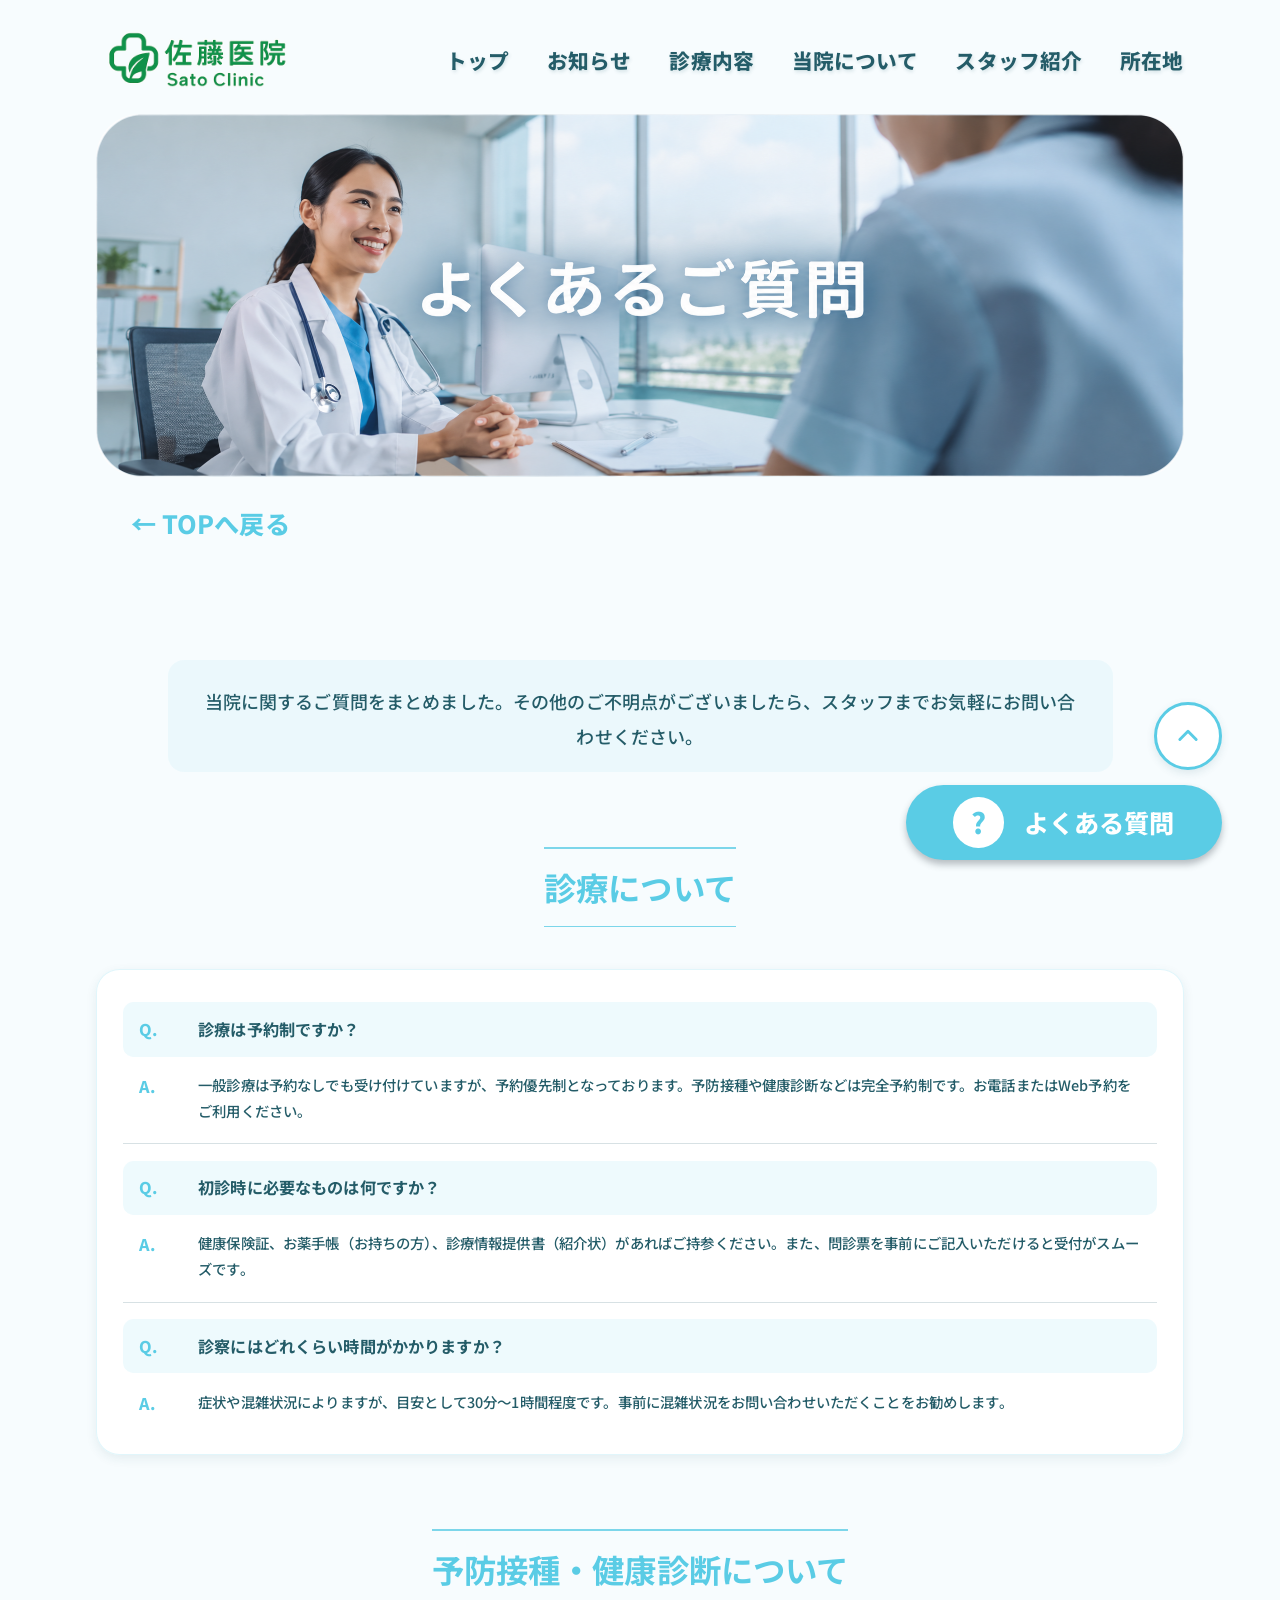
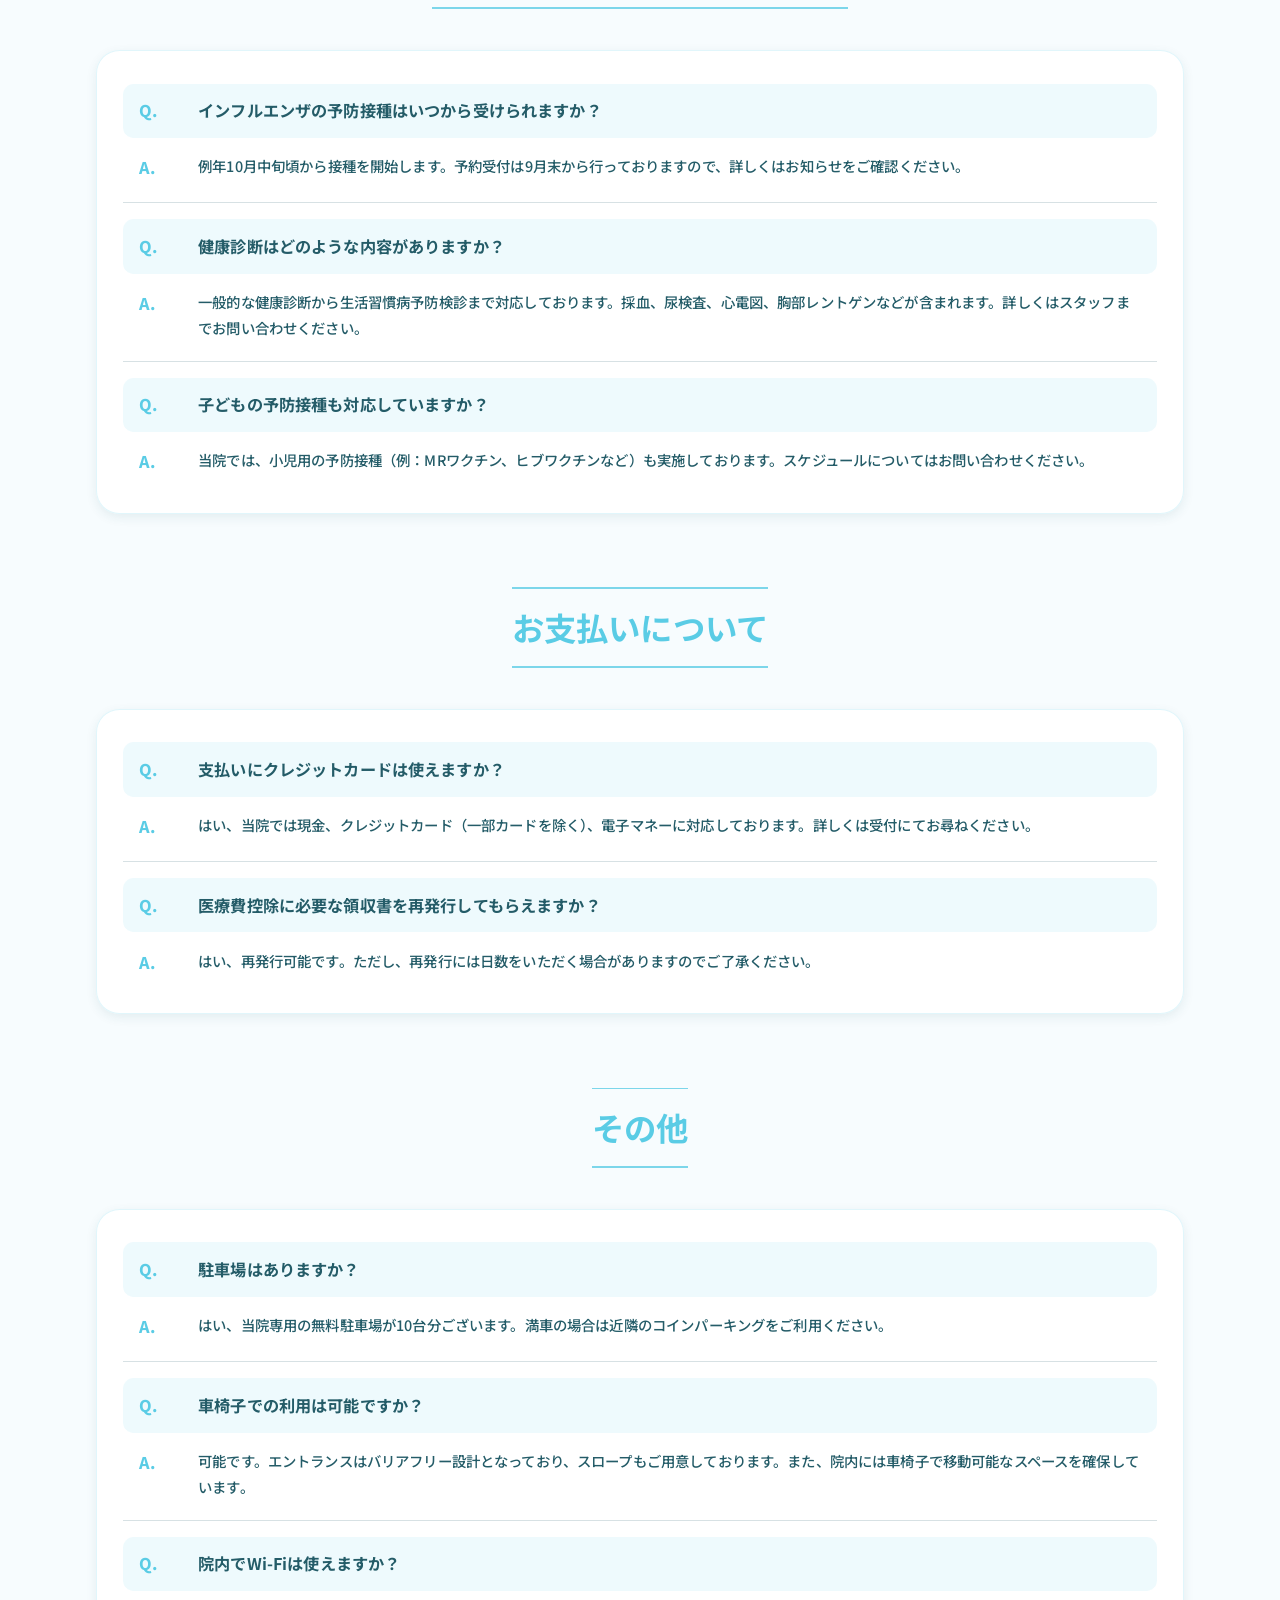
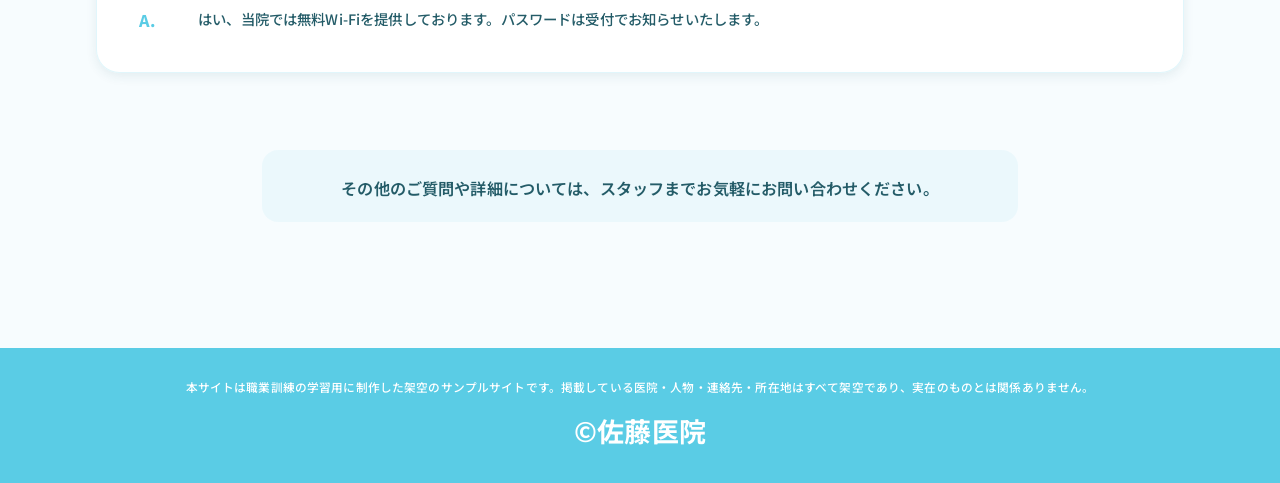
<file: faq.html>
<!DOCTYPE html>
<html lang="ja">
<head>
  <meta charset="UTF-8">
  <meta name="viewport" content="width=device-width, initial-scale=1.0">
  <meta name="robots" content="noindex, nofollow">
  <title>よくあるご質問 | 佐藤医院</title>
  <link rel="preconnect" href="https://fonts.googleapis.com">
  <link rel="preconnect" href="https://fonts.gstatic.com" crossorigin>
  <link href="https://fonts.googleapis.com/css2?family=Noto+Sans+JP:wght@400;500;600;700;800&display=swap" rel="stylesheet">
  <link rel="stylesheet" href="./css/style.css">
  <link rel="stylesheet" href="./css/responsive.css">
</head>
<body id="page-top" class="subpage page-faq">
  <header class="site-header" id="top">
    <div class="header-inner">
      <a class="brand" href="./index.html" aria-label="佐藤医院 トップへ">
        <img src="./assets/logo.png" alt="佐藤医院 Sato Clinic">
      </a>
            <button class="menu-toggle" type="button" aria-controls="global-nav" aria-expanded="false" aria-label="メニューを開く" hidden>
        <span class="menu-toggle-lines" aria-hidden="true"><span></span></span>
        <span class="menu-toggle-label" aria-hidden="true">MENU</span>
      </button>
      <nav id="global-nav" class="global-nav" aria-label="メインナビゲーション">
        <a href="./index.html">トップ</a> <a href="./news.html">お知らせ</a> <a href="./services.html">診療内容</a> <a href="./about.html">当院について</a> <a href="./index.html#staff">スタッフ紹介</a> <a href="./location.html">所在地</a>
        <div class="mobile-nav-links">
          <a href="./index.html">トップ</a>
          <a href="./news.html">お知らせ</a>
          <a href="./services.html">診療内容</a>
          <a href="./about.html">当院について</a>
          <a href="./index.html#staff">スタッフ紹介</a>
          <a href="./location.html">所在地</a>
        </div>
      </nav>
    </div>
  </header>
  <main class="subpage-main section-shell faq-page-main">
    <section class="sub-hero custom-hero" aria-labelledby="faq-page-title">
      <h1 id="faq-page-title" class="sr-only">よくあるご質問</h1>
      <img src="./assets/hero-faq.png" alt="よくあるご質問">
    </section>
    <a class="back-top" href="./index.html">← TOPへ戻る</a>
    <p class="page-intro">当院に関するご質問をまとめました。その他のご不明点がございましたら、スタッフまでお気軽にお問い合わせください。</p>

    <section class="faq-section">
      <h2 class="framed-title">診療について</h2>
      <div class="faq-card">
        <dl>
          <div class="faq-item"><dt><span>Q.</span>診療は予約制ですか？</dt><dd><span>A.</span>一般診療は予約なしでも受け付けていますが、予約優先制となっております。予防接種や健康診断などは完全予約制です。お電話またはWeb予約をご利用ください。</dd></div>
          <div class="faq-item"><dt><span>Q.</span>初診時に必要なものは何ですか？</dt><dd><span>A.</span>健康保険証、お薬手帳（お持ちの方）、診療情報提供書（紹介状）があればご持参ください。また、問診票を事前にご記入いただけると受付がスムーズです。</dd></div>
          <div class="faq-item"><dt><span>Q.</span>診察にはどれくらい時間がかかりますか？</dt><dd><span>A.</span>症状や混雑状況によりますが、目安として30分〜1時間程度です。事前に混雑状況をお問い合わせいただくことをお勧めします。</dd></div>
        </dl>
      </div>
    </section>

    <section class="faq-section">
      <h2 class="framed-title">予防接種・健康診断について</h2>
      <div class="faq-card">
        <dl>
          <div class="faq-item"><dt><span>Q.</span>インフルエンザの予防接種はいつから受けられますか？</dt><dd><span>A.</span>例年10月中旬頃から接種を開始します。予約受付は9月末から行っておりますので、詳しくはお知らせをご確認ください。</dd></div>
          <div class="faq-item"><dt><span>Q.</span>健康診断はどのような内容がありますか？</dt><dd><span>A.</span>一般的な健康診断から生活習慣病予防検診まで対応しております。採血、尿検査、心電図、胸部レントゲンなどが含まれます。詳しくはスタッフまでお問い合わせください。</dd></div>
          <div class="faq-item"><dt><span>Q.</span>子どもの予防接種も対応していますか？</dt><dd><span>A.</span>当院では、小児用の予防接種（例：MRワクチン、ヒブワクチンなど）も実施しております。スケジュールについてはお問い合わせください。</dd></div>
        </dl>
      </div>
    </section>

    <section class="faq-section">
      <h2 class="framed-title">お支払いについて</h2>
      <div class="faq-card">
        <dl>
          <div class="faq-item"><dt><span>Q.</span>支払いにクレジットカードは使えますか？</dt><dd><span>A.</span>はい、当院では現金、クレジットカード（一部カードを除く）、電子マネーに対応しております。詳しくは受付にてお尋ねください。</dd></div>
          <div class="faq-item"><dt><span>Q.</span>医療費控除に必要な領収書を再発行してもらえますか？</dt><dd><span>A.</span>はい、再発行可能です。ただし、再発行には日数をいただく場合がありますのでご了承ください。</dd></div>
        </dl>
      </div>
    </section>

    <section class="faq-section">
      <h2 class="framed-title">その他</h2>
      <div class="faq-card">
        <dl>
          <div class="faq-item"><dt><span>Q.</span>駐車場はありますか？</dt><dd><span>A.</span>はい、当院専用の無料駐車場が10台分ございます。満車の場合は近隣のコインパーキングをご利用ください。</dd></div>
          <div class="faq-item"><dt><span>Q.</span>車椅子での利用は可能ですか？</dt><dd><span>A.</span>可能です。エントランスはバリアフリー設計となっており、スロープもご用意しております。また、院内には車椅子で移動可能なスペースを確保しています。</dd></div>
          <div class="faq-item"><dt><span>Q.</span>院内でWi-Fiは使えますか？</dt><dd><span>A.</span>はい、当院では無料Wi-Fiを提供しております。パスワードは受付でお知らせいたします。</dd></div>
        </dl>
      </div>
    </section>

    <p class="faq-closing">その他のご質問や詳細については、スタッフまでお気軽にお問い合わせください。</p>
  </main>
  <footer class="site-footer">
    <p class="disclaimer">本サイトは職業訓練の学習用に制作した架空のサンプルサイトです。掲載している医院・人物・連絡先・所在地はすべて架空であり、実在のものとは関係ありません。</p>
    <p class="copyright">©佐藤医院</p>
  </footer>
  <a class="page-top-float" href="#page-top" aria-label="ページの先頭へ戻る" title="ページの先頭へ戻る">
    <svg viewBox="0 0 24 24" width="28" height="28" fill="none" stroke="currentColor" stroke-width="2.5" stroke-linecap="round" stroke-linejoin="round" aria-hidden="true" focusable="false"><path d="m5 15 7-7 7 7"></path></svg>
  </a>

  <a class="faq-float" href="./faq.html" aria-label="よくある質問">
    <span class="faq-float-icon" aria-hidden="true">?</span>
    <span>よくある質問</span>
  </a>
  <script src="./js/mobile-nav.js" defer></script>
</body>
</html>
</file>
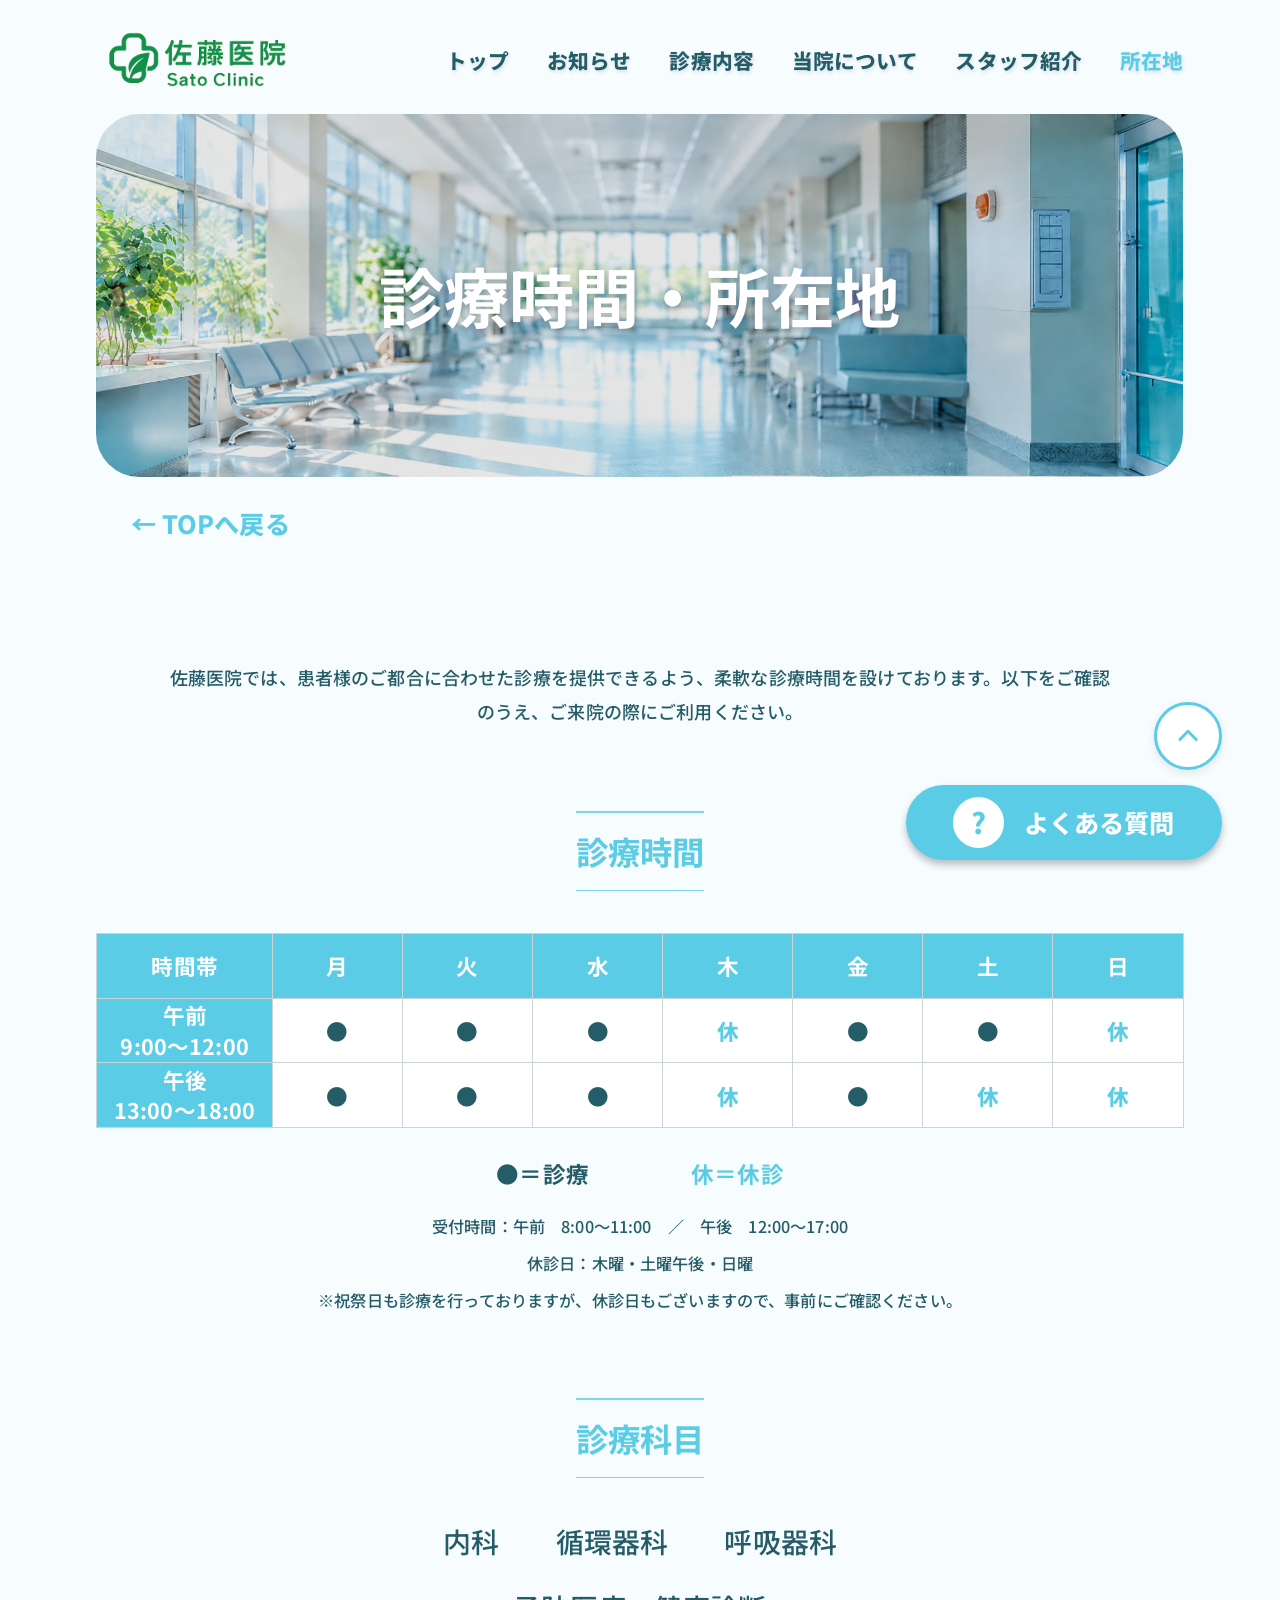
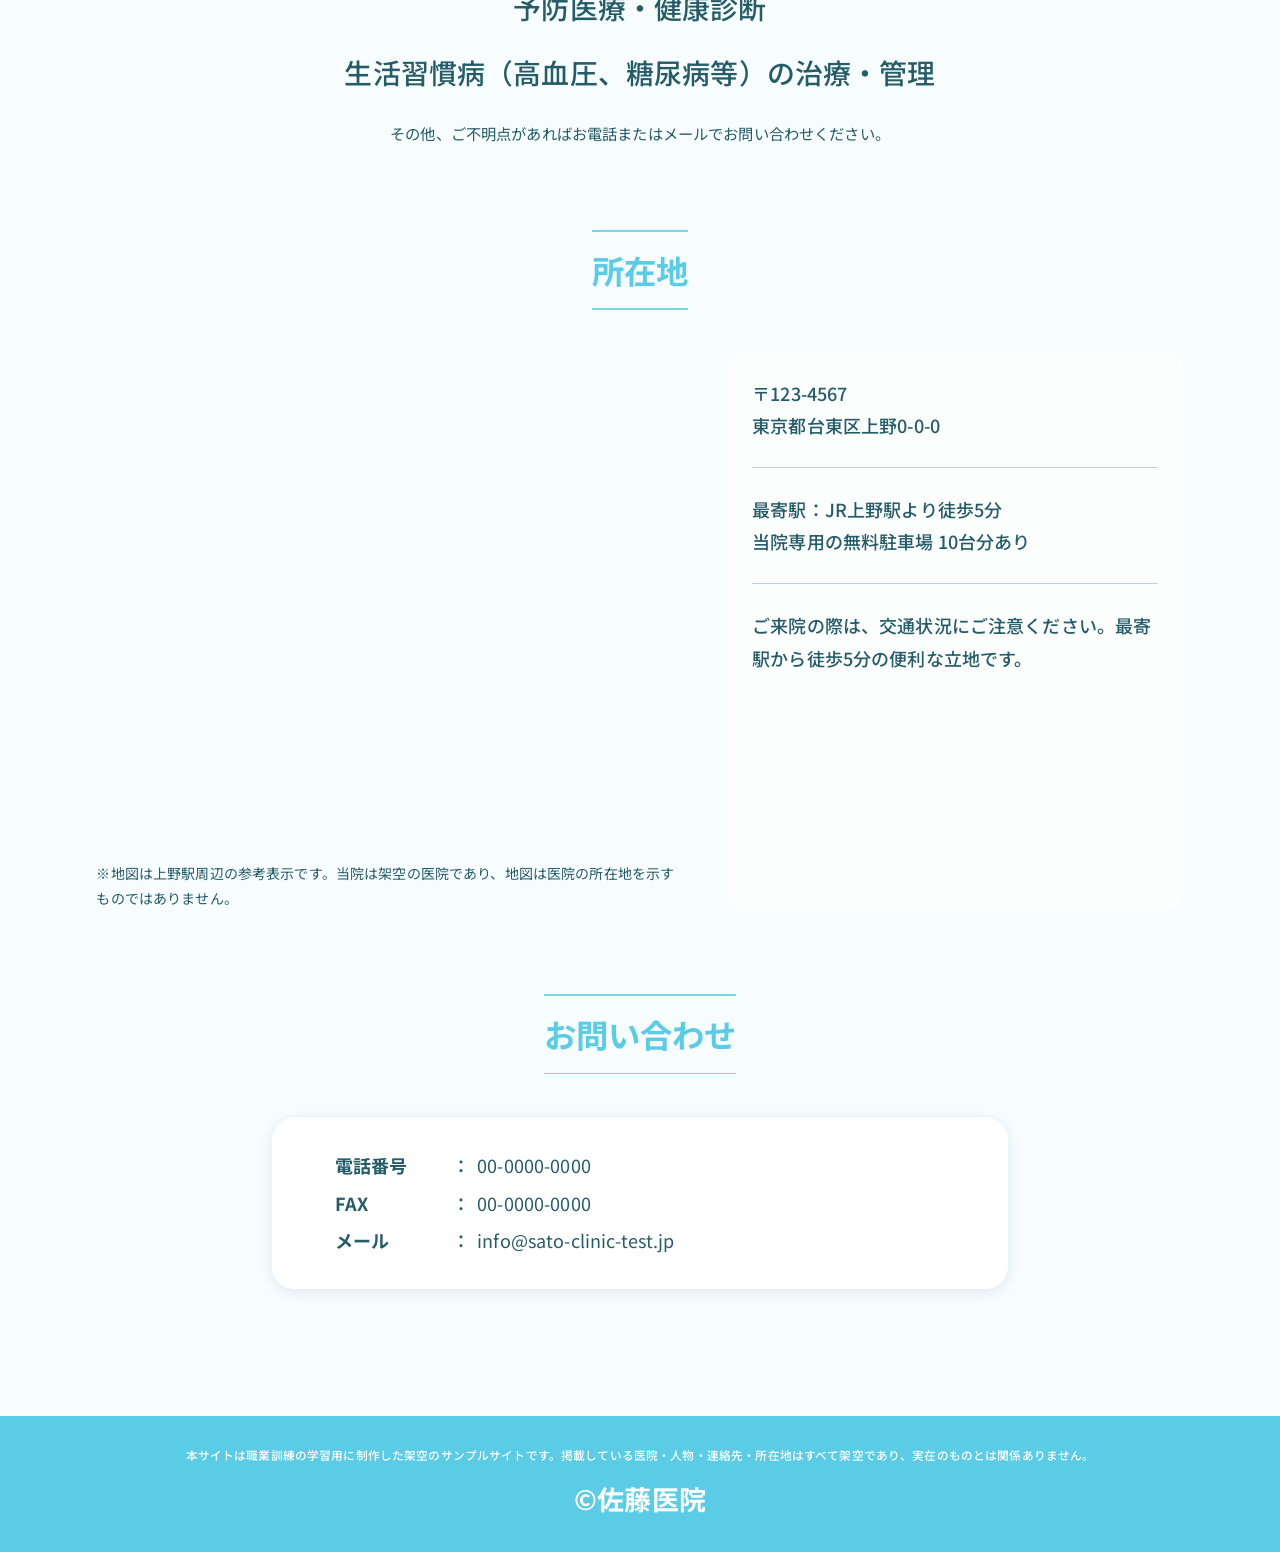
<file: location.html>
<!DOCTYPE html>
<html lang="ja">
<head>
  <meta charset="UTF-8">
  <meta name="viewport" content="width=device-width, initial-scale=1.0">
  <meta name="robots" content="noindex, nofollow">
  <title>診療時間・所在地 | 佐藤医院</title>
  <link rel="preconnect" href="https://fonts.googleapis.com">
  <link rel="preconnect" href="https://fonts.gstatic.com" crossorigin>
  <link href="https://fonts.googleapis.com/css2?family=Noto+Sans+JP:wght@400;500;600;700;800&display=swap" rel="stylesheet">
  <link rel="stylesheet" href="./css/style.css">
  <link rel="stylesheet" href="./css/responsive.css">
</head>
<body id="page-top" class="subpage page-location">
  <header class="site-header" id="top">
    <div class="header-inner">
      <a class="brand" href="./index.html" aria-label="佐藤医院 トップへ">
        <img src="./assets/logo.png" alt="佐藤医院 Sato Clinic">
      </a>
            <button class="menu-toggle" type="button" aria-controls="global-nav" aria-expanded="false" aria-label="メニューを開く" hidden>
        <span class="menu-toggle-lines" aria-hidden="true"><span></span></span>
        <span class="menu-toggle-label" aria-hidden="true">MENU</span>
      </button>
      <nav id="global-nav" class="global-nav" aria-label="メインナビゲーション">
        <a href="./index.html">トップ</a> <a href="./news.html">お知らせ</a> <a href="./services.html">診療内容</a> <a href="./about.html">当院について</a> <a href="./index.html#staff">スタッフ紹介</a> <a class="is-current" href="./location.html">所在地</a>
        <div class="mobile-nav-links">
          <a href="./index.html">トップ</a>
          <a href="./news.html">お知らせ</a>
          <a href="./services.html">診療内容</a>
          <a href="./about.html">当院について</a>
          <a href="./index.html#staff">スタッフ紹介</a>
          <a href="./location.html">所在地</a>
        </div>
      </nav>
    </div>
  </header>
  <main class="subpage-main section-shell location-page-main">
    <section class="sub-hero custom-hero location-hero" aria-labelledby="location-page-title">
      <h1 id="location-page-title" class="location-hero-title">診療時間・所在地</h1>
      <img src="./assets/hero-location-corridor.png" alt="明るく清潔な院内の待合廊下">
    </section>
    <a class="back-top" href="./index.html">← TOPへ戻る</a>
    <p class="page-intro">佐藤医院では、患者様のご都合に合わせた診療を提供できるよう、柔軟な診療時間を設けております。以下をご確認のうえ、ご来院の際にご利用ください。</p>

    <section class="content-section location-schedule">
      <h2 class="framed-title">診療時間</h2>
      <table class="schedule-table">
        <thead><tr><th scope="col">時間帯</th><th scope="col">月</th><th scope="col">火</th><th scope="col">水</th><th scope="col">木</th><th scope="col">金</th><th scope="col">土</th><th scope="col">日</th></tr></thead>
        <tbody>
          <tr><th scope="row">午前　<span class="schedule-time">9:00〜12:00</span></th><td>●</td><td>●</td><td>●</td><td class="closed">休</td><td>●</td><td>●</td><td class="closed">休</td></tr>
          <tr><th scope="row">午後　<span class="schedule-time">13:00〜18:00</span></th><td>●</td><td>●</td><td>●</td><td class="closed">休</td><td>●</td><td class="closed">休</td><td class="closed">休</td></tr>
        </tbody>
      </table>
      <div class="schedule-detail">
        <p class="legend"><strong>●＝診療</strong>　<strong class="closed-text">休＝休診</strong></p>
        <p>受付時間：午前　8:00〜11:00　／　午後　12:00〜17:00</p>
        <p>休診日：木曜・土曜午後・日曜</p>
        <p>※祝祭日も診療を行っておりますが、休診日もございますので、事前にご確認ください。</p>
      </div>
    </section>

    <section class="content-section">
      <h2 class="framed-title">診療科目</h2>
      <div class="subjects-list">
        <p>内科　　循環器科　　呼吸器科</p>
        <p>予防医療・健康診断</p>
        <p>生活習慣病（高血圧、糖尿病等）の治療・管理</p>
      </div>
      <p class="center-note">その他、ご不明点があればお電話またはメールでお問い合わせください。</p>
    </section>

    <section class="content-section" id="location">
      <h2 class="framed-title">所在地</h2>
      <div class="location-grid">
        <div class="map-reference">
          <iframe class="map-embed" src="https://maps.google.com/maps?hl=ja&amp;ll=35.7138,139.7773&amp;z=15&amp;t=m&amp;output=embed" title="上野駅周辺の参考地図（医院の所在地を示すものではありません）" width="585" height="492" loading="lazy" referrerpolicy="strict-origin-when-cross-origin" allowfullscreen aria-describedby="location-map-note"></iframe>
          <p class="map-note" id="location-map-note">※地図は上野駅周辺の参考表示です。当院は架空の医院であり、地図は医院の所在地を示すものではありません。</p>
        </div>
        <div class="location-copy">
          <p>〒123-4567<br>東京都台東区上野0-0-0</p>
          <hr>
          <p>最寄駅：JR上野駅より徒歩5分<br>当院専用の無料駐車場 10台分あり</p>
          <hr>
          <p>ご来院の際は、交通状況にご注意ください。最寄駅から徒歩5分の便利な立地です。</p>
        </div>
      </div>
    </section>

    <section class="content-section contact-section">
      <h2 class="framed-title">お問い合わせ</h2>
      <div class="contact-list">
        <p><span>電話番号</span><b>：</b>00-0000-0000</p>
        <p><span>FAX</span><b>：</b>00-0000-0000</p>
        <p><span>メール</span><b>：</b>info@sato-clinic-test.jp</p>
      </div>
    </section>
  </main>
  <a class="page-top-float" href="#page-top" aria-label="ページの先頭へ戻る" title="ページの先頭へ戻る">
    <svg viewBox="0 0 24 24" width="28" height="28" fill="none" stroke="currentColor" stroke-width="2.5" stroke-linecap="round" stroke-linejoin="round" aria-hidden="true" focusable="false"><path d="m5 15 7-7 7 7"></path></svg>
  </a>

  <a class="faq-float" href="./faq.html" aria-label="よくある質問">
    <span class="faq-float-icon" aria-hidden="true">?</span>
    <span>よくある質問</span>
  </a>
  <footer class="site-footer">
    <p class="disclaimer">本サイトは職業訓練の学習用に制作した架空のサンプルサイトです。掲載している医院・人物・連絡先・所在地はすべて架空であり、実在のものとは関係ありません。</p>
    <p class="copyright">©佐藤医院</p>
  </footer>
  <script src="./js/mobile-nav.js" defer></script>
</body>
</html>
</file>
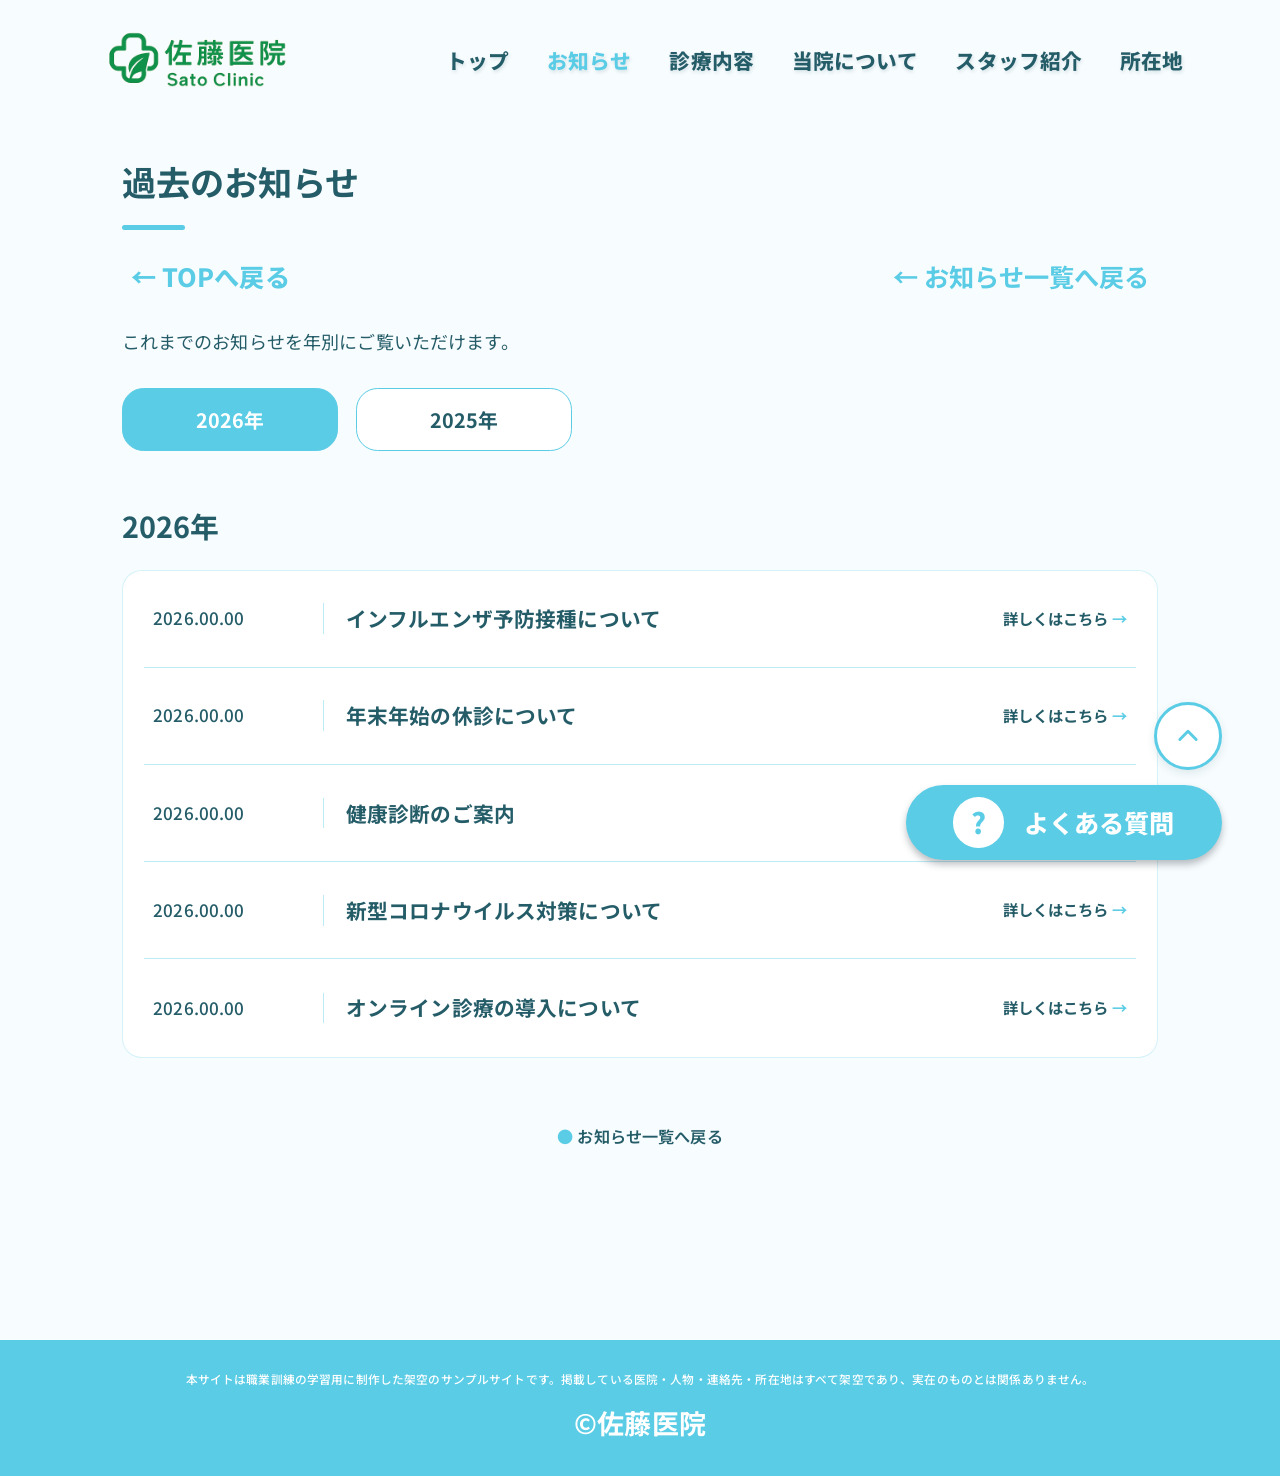
<file: news-archive.html>
<!DOCTYPE html>
<html lang="ja">
<head>
  <meta charset="UTF-8">
  <meta name="viewport" content="width=device-width, initial-scale=1.0">
  <meta name="robots" content="noindex, nofollow">
  <title>お知らせアーカイブ | 佐藤医院</title>
  <link rel="preconnect" href="https://fonts.googleapis.com">
  <link rel="preconnect" href="https://fonts.gstatic.com" crossorigin>
  <link href="https://fonts.googleapis.com/css2?family=Noto+Sans+JP:wght@400;500;600;700;800&display=swap" rel="stylesheet">
  <link rel="stylesheet" href="./css/style.css">
  <link rel="stylesheet" href="./css/responsive.css">
  <script src="./js/news-archive.js" defer></script>
</head>
<body id="page-top" class="subpage page-news-archive">
  <header class="site-header">
    <div class="header-inner">
      <a class="brand" href="./index.html" aria-label="佐藤医院 トップへ">
        <img src="./assets/logo.png" alt="佐藤医院 Sato Clinic">
      </a>
            <button class="menu-toggle" type="button" aria-controls="global-nav" aria-expanded="false" aria-label="メニューを開く" hidden>
        <span class="menu-toggle-lines" aria-hidden="true"><span></span></span>
        <span class="menu-toggle-label" aria-hidden="true">MENU</span>
      </button>
      <nav id="global-nav" class="global-nav" aria-label="メインナビゲーション">
        <a href="./index.html">トップ</a>
        <a class="is-current" href="./news.html">お知らせ</a>
        <a href="./services.html">診療内容</a>
        <a href="./about.html">当院について</a>
        <a href="./index.html#staff">スタッフ紹介</a>
        <a href="./location.html">所在地</a>
        <div class="mobile-nav-links">
          <a href="./index.html">トップ</a>
          <a href="./news.html">お知らせ</a>
          <a href="./services.html">診療内容</a>
          <a href="./about.html">当院について</a>
          <a href="./index.html#staff">スタッフ紹介</a>
          <a href="./location.html">所在地</a>
        </div>
      </nav>
    </div>
  </header>

  <main class="subpage-main section-shell archive-main">
    <h1 id="archive-page-title" class="archive-heading">過去のお知らせ</h1>

    <div class="news-detail-nav">
      <a class="back-top" href="./index.html">← TOPへ戻る</a>
      <a class="back-news" href="./news.html">← お知らせ一覧へ戻る</a>
    </div>

    <section class="archive-content" aria-labelledby="archive-page-title">
      <p class="archive-intro">これまでのお知らせを年別にご覧いただけます。</p>
      <div class="archive-years" role="group" aria-label="表示する年">
        <button type="button" class="archive-year-button" data-year="2026" aria-pressed="true" aria-controls="archive-2026">2026年</button>
        <button type="button" class="archive-year-button" data-year="2025" aria-pressed="false" aria-controls="archive-2025">2025年</button>
      </div>

      <section id="archive-2026" class="archive-year-section" data-year="2026" aria-labelledby="archive-2026-title">
        <h2 id="archive-2026-title">2026年</h2>
        <div class="archive-list">
      <article class="archive-row" id="influenza">
        <span class="archive-date">2026.00.00</span>
        <h3><a href="./news-influenza.html">インフルエンザ予防接種について</a></h3>
        <a href="./news-influenza.html">詳しくはこちら</a>
      </article>
      <article class="archive-row" id="holiday">
        <span class="archive-date">2026.00.00</span>
        <h3><a href="./news-holiday.html">年末年始の休診について</a></h3>
        <a href="./news-holiday.html">詳しくはこちら</a>
      </article>
      <article class="archive-row" id="checkup-news">
        <span class="archive-date">2026.00.00</span>
        <h3><a href="./news-checkup.html">健康診断のご案内</a></h3>
        <a href="./news-checkup.html">詳しくはこちら</a>
      </article>
      <article class="archive-row" id="covid">
        <span class="archive-date">2026.00.00</span>
        <h3><a href="./news-covid.html">新型コロナウイルス対策について</a></h3>
        <a href="./news-covid.html">詳しくはこちら</a>
      </article>
      <article class="archive-row" id="online">
        <span class="archive-date">2026.00.00</span>
        <h3><a href="./news-online.html">オンライン診療の導入について</a></h3>
        <a href="./news-online.html">詳しくはこちら</a>
      </article>
        </div>
      </section>
      <section id="archive-2025" class="archive-year-section" data-year="2025" aria-labelledby="archive-2025-title">
        <h2 id="archive-2025-title">2025年</h2>
        <p class="archive-empty">2025年のお知らせはありません。</p>
      </section>

      <a class="news-detail-list-link" href="./news.html">● お知らせ一覧へ戻る</a>
    </section>
  </main>

  <a class="page-top-float" href="#page-top" aria-label="ページの先頭へ戻る" title="ページの先頭へ戻る">
    <svg viewBox="0 0 24 24" width="28" height="28" fill="none" stroke="currentColor" stroke-width="2.5" stroke-linecap="round" stroke-linejoin="round" aria-hidden="true" focusable="false"><path d="m5 15 7-7 7 7"></path></svg>
  </a>

  <a class="faq-float" href="./faq.html" aria-label="よくある質問">
    <span class="faq-float-icon" aria-hidden="true">?</span>
    <span>よくある質問</span>
  </a>

  <footer class="site-footer">
    <p class="disclaimer">本サイトは職業訓練の学習用に制作した架空のサンプルサイトです。掲載している医院・人物・連絡先・所在地はすべて架空であり、実在のものとは関係ありません。</p>
    <p class="copyright">©佐藤医院</p>
  </footer>
  <script src="./js/mobile-nav.js" defer></script>
</body>
</html>
</file>
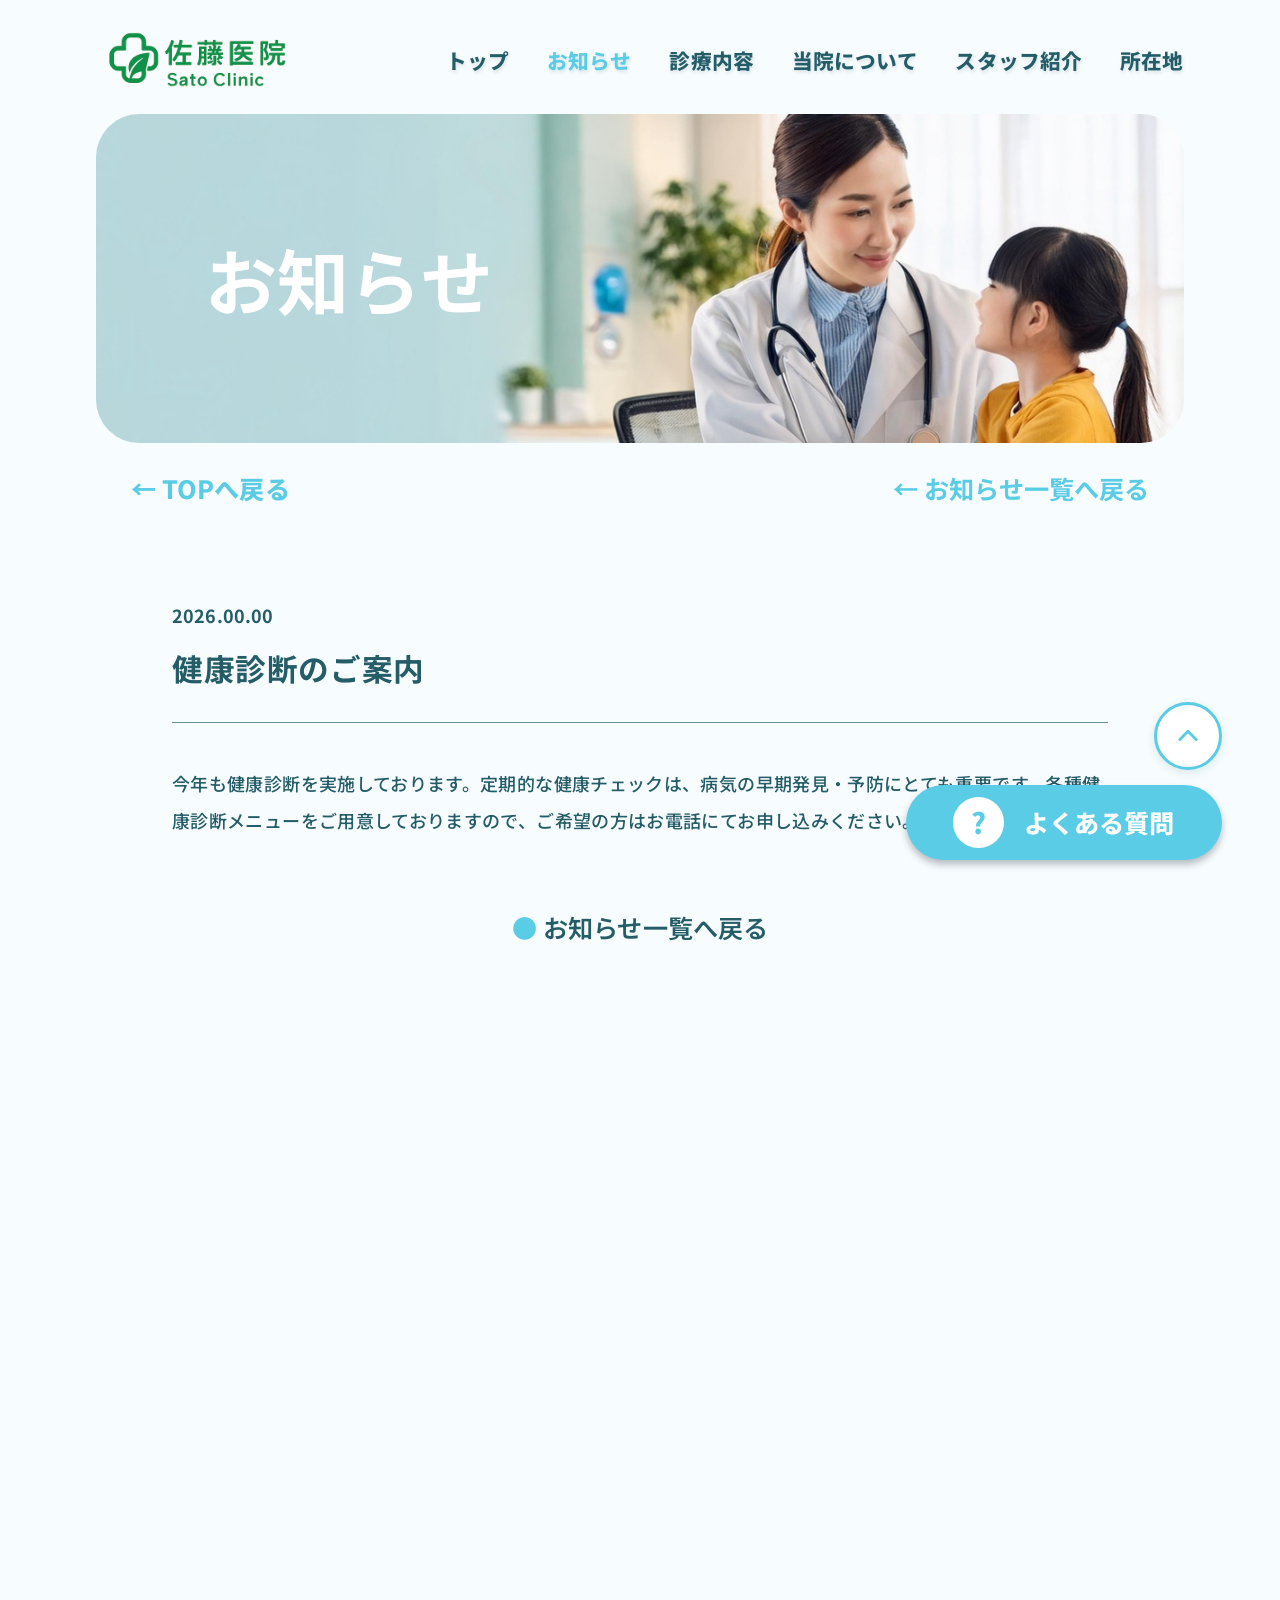
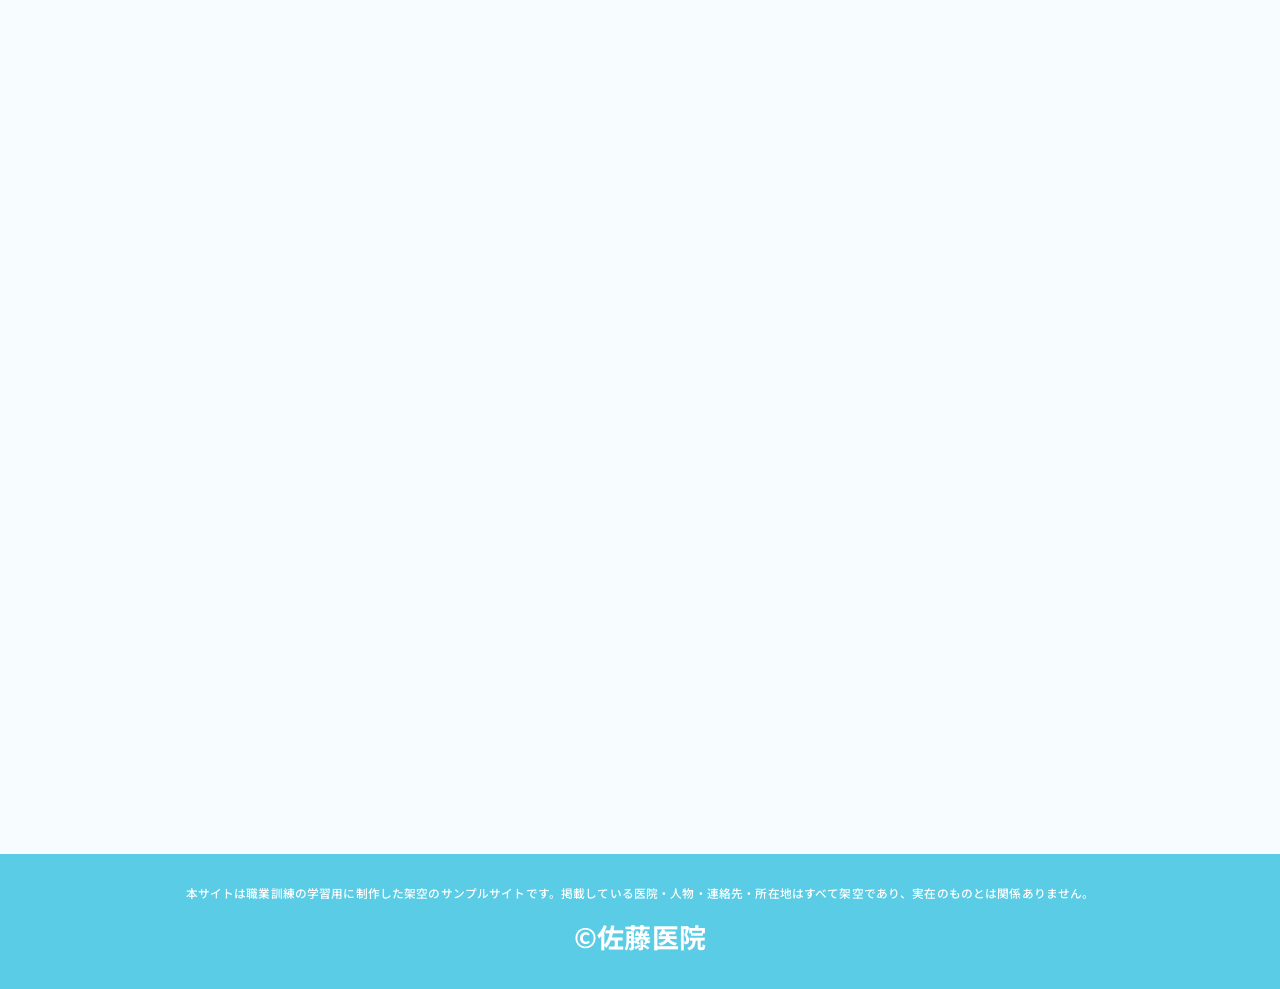
<file: news-checkup.html>
<!DOCTYPE html>
<html lang="ja">
<head>
  <meta charset="UTF-8">
  <meta name="viewport" content="width=device-width, initial-scale=1.0">
  <meta name="robots" content="noindex, nofollow">
  <title>健康診断のご案内 | 佐藤医院</title>
  <link rel="preconnect" href="https://fonts.googleapis.com">
  <link rel="preconnect" href="https://fonts.gstatic.com" crossorigin>
  <link href="https://fonts.googleapis.com/css2?family=Noto+Sans+JP:wght@400;500;600;700;800&display=swap" rel="stylesheet">
  <link rel="stylesheet" href="./css/style.css">
  <link rel="stylesheet" href="./css/responsive.css">
</head>
<body id="page-top" class="subpage page-news-detail">
  <header class="site-header">
    <div class="header-inner">
      <a class="brand" href="./index.html" aria-label="佐藤医院 トップへ">
        <img src="./assets/logo.png" alt="佐藤医院 Sato Clinic">
      </a>
            <button class="menu-toggle" type="button" aria-controls="global-nav" aria-expanded="false" aria-label="メニューを開く" hidden>
        <span class="menu-toggle-lines" aria-hidden="true"><span></span></span>
        <span class="menu-toggle-label" aria-hidden="true">MENU</span>
      </button>
      <nav id="global-nav" class="global-nav" aria-label="メインナビゲーション">
        <a href="./index.html">トップ</a>
        <a class="is-current" href="./news.html">お知らせ</a>
        <a href="./services.html">診療内容</a>
        <a href="./about.html">当院について</a>
        <a href="./index.html#staff">スタッフ紹介</a>
        <a href="./location.html">所在地</a>
        <div class="mobile-nav-links">
          <a href="./index.html">トップ</a>
          <a href="./news.html">お知らせ</a>
          <a href="./services.html">診療内容</a>
          <a href="./about.html">当院について</a>
          <a href="./index.html#staff">スタッフ紹介</a>
          <a href="./location.html">所在地</a>
        </div>
      </nav>
    </div>
  </header>

  <main class="subpage-main section-shell">
    <section class="sub-hero" aria-labelledby="news-detail-page-title">
      <h1 id="news-detail-page-title" class="news-hero-title">お知らせ</h1>
      <img src="./assets/hero-news.jpg" alt="お知らせ">
    </section>

    <div class="news-detail-nav">
      <a class="back-top" href="./index.html">← TOPへ戻る</a>
      <a class="back-news" href="./news.html">← お知らせ一覧へ戻る</a>
    </div>

    <article class="news-detail-article">
      <time datetime="2026-01-01">2026.00.00</time>
      <h2>健康診断のご案内</h2>
      <div class="news-detail-divider" aria-hidden="true"></div>
      <p>今年も健康診断を実施しております。定期的な健康チェックは、病気の早期発見・予防にとても重要です。各種健康診断メニューをご用意しておりますので、ご希望の方はお電話にてお申し込みください。</p>
    </article>

    <a class="news-detail-list-link" href="./news.html">● お知らせ一覧へ戻る</a>
  </main>

  <a class="page-top-float" href="#page-top" aria-label="ページの先頭へ戻る" title="ページの先頭へ戻る">
    <svg viewBox="0 0 24 24" width="28" height="28" fill="none" stroke="currentColor" stroke-width="2.5" stroke-linecap="round" stroke-linejoin="round" aria-hidden="true" focusable="false"><path d="m5 15 7-7 7 7"></path></svg>
  </a>

  <a class="faq-float" href="./faq.html" aria-label="よくある質問">
    <span class="faq-float-icon" aria-hidden="true">?</span>
    <span>よくある質問</span>
  </a>

  <footer class="site-footer">
    <p class="disclaimer">本サイトは職業訓練の学習用に制作した架空のサンプルサイトです。掲載している医院・人物・連絡先・所在地はすべて架空であり、実在のものとは関係ありません。</p>
    <p class="copyright">©佐藤医院</p>
  </footer>
  <script src="./js/mobile-nav.js" defer></script>
</body>
</html>
</file>
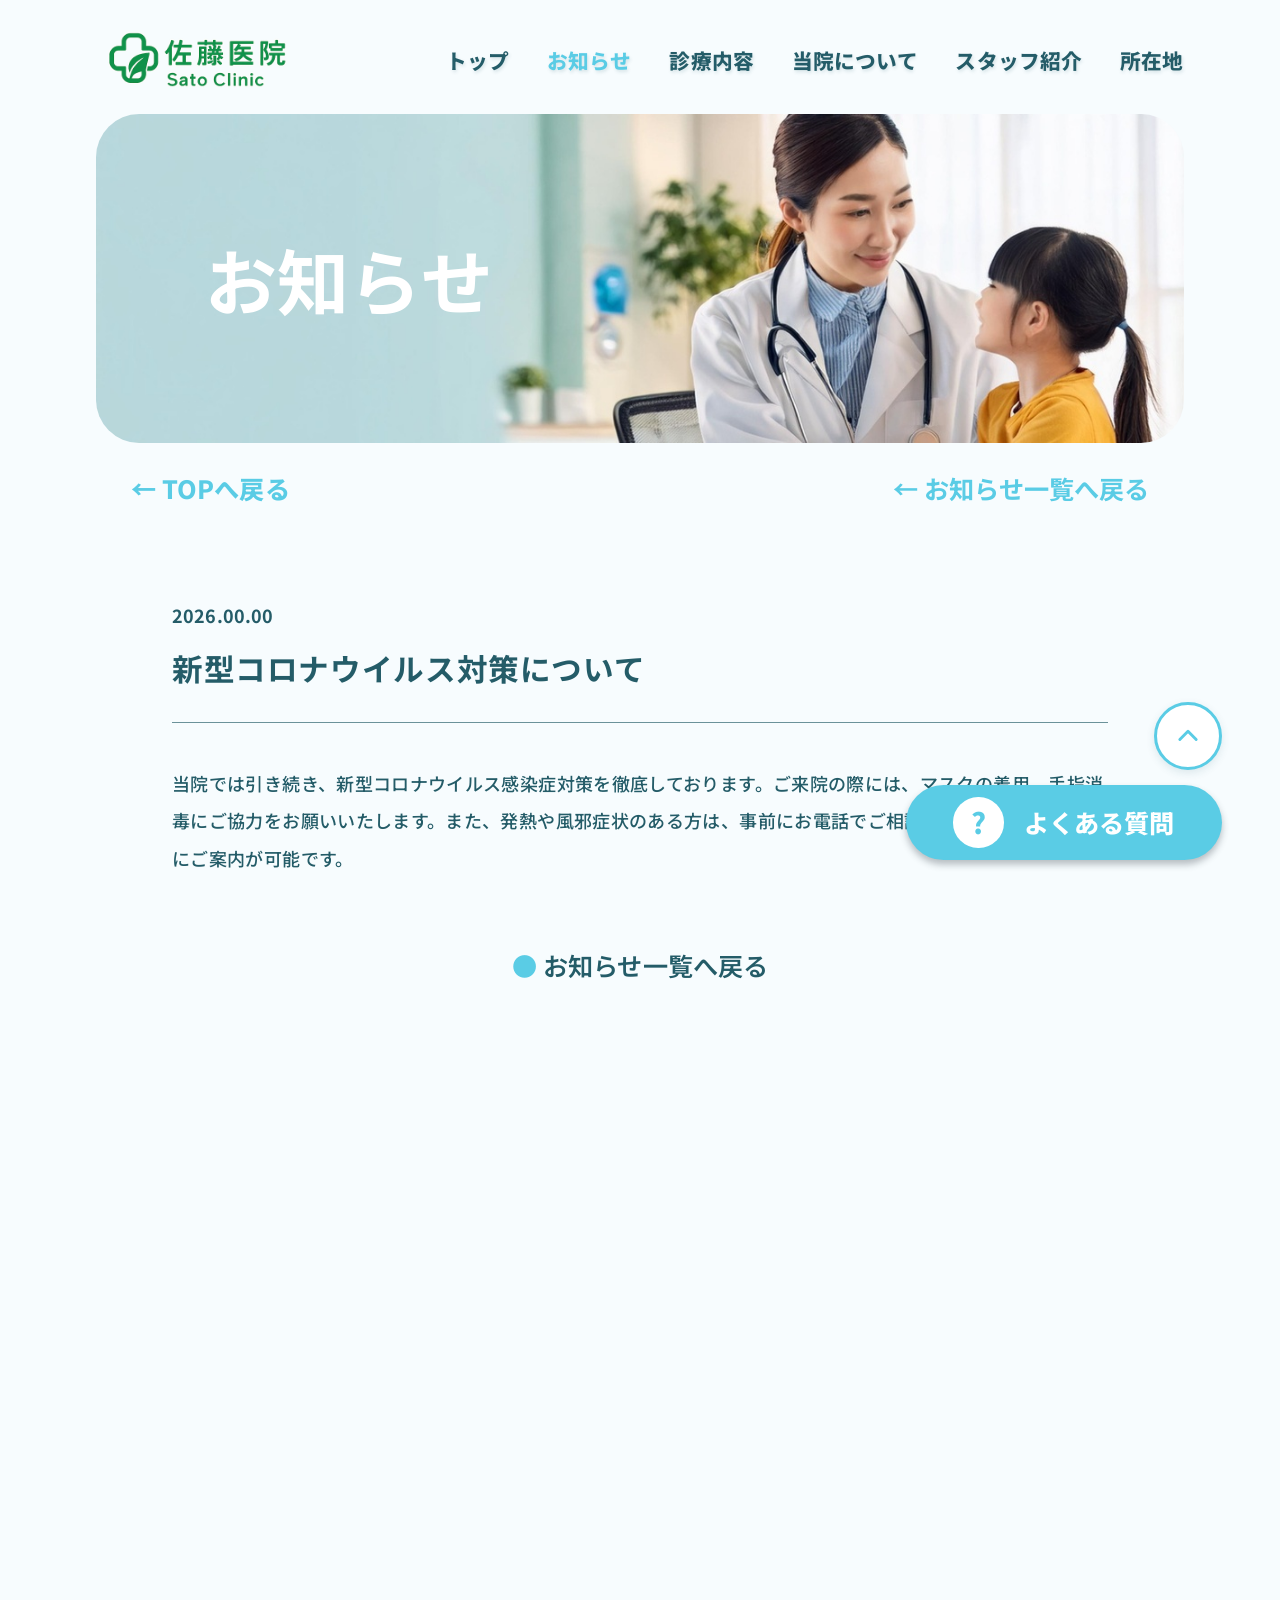
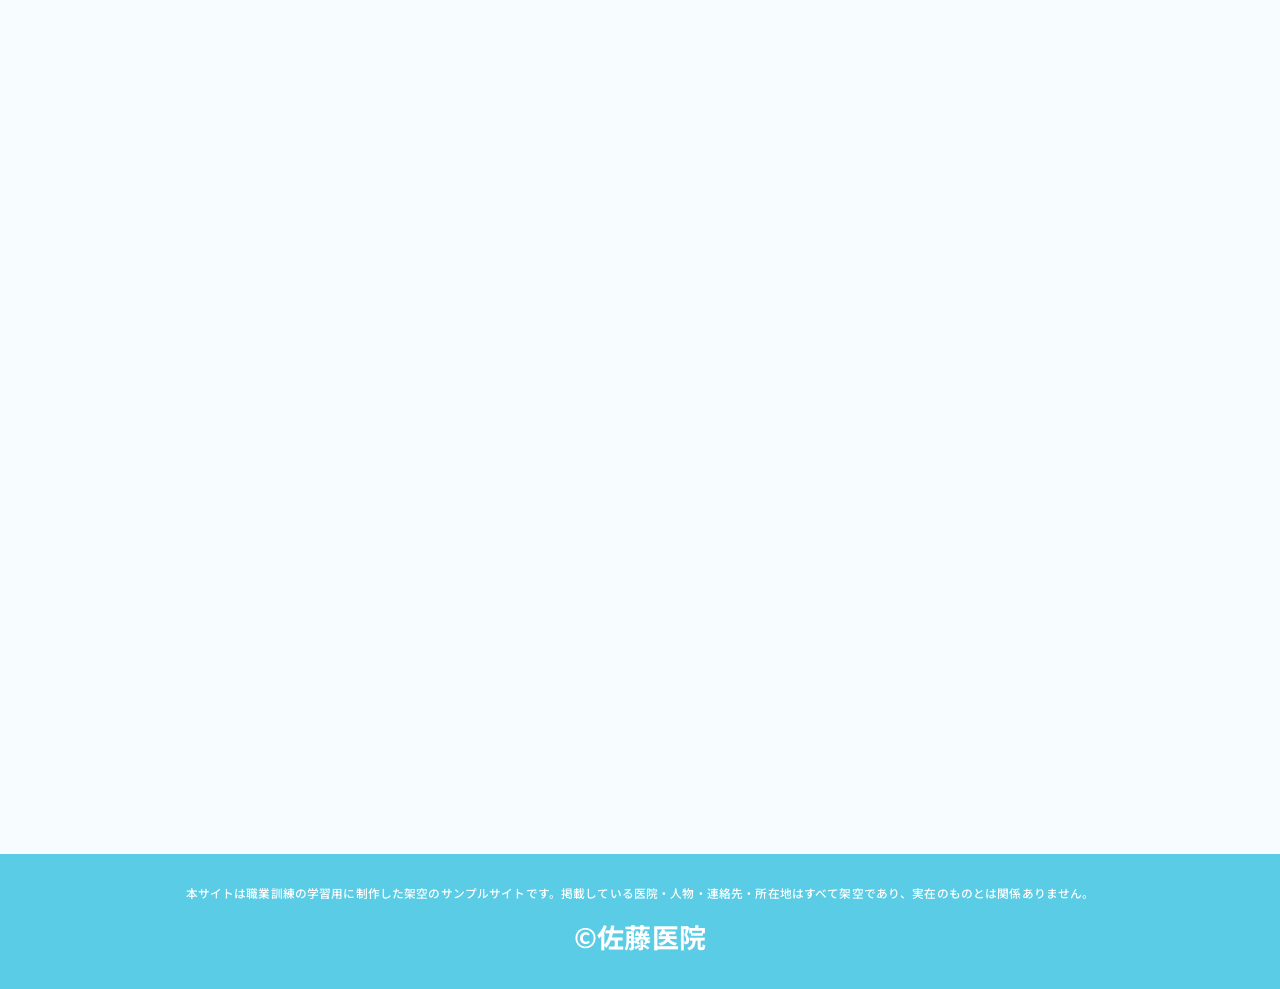
<file: news-covid.html>
<!DOCTYPE html>
<html lang="ja">
<head>
  <meta charset="UTF-8">
  <meta name="viewport" content="width=device-width, initial-scale=1.0">
  <meta name="robots" content="noindex, nofollow">
  <title>新型コロナウイルス対策について | 佐藤医院</title>
  <link rel="preconnect" href="https://fonts.googleapis.com">
  <link rel="preconnect" href="https://fonts.gstatic.com" crossorigin>
  <link href="https://fonts.googleapis.com/css2?family=Noto+Sans+JP:wght@400;500;600;700;800&display=swap" rel="stylesheet">
  <link rel="stylesheet" href="./css/style.css">
  <link rel="stylesheet" href="./css/responsive.css">
</head>
<body id="page-top" class="subpage page-news-detail">
  <header class="site-header">
    <div class="header-inner">
      <a class="brand" href="./index.html" aria-label="佐藤医院 トップへ">
        <img src="./assets/logo.png" alt="佐藤医院 Sato Clinic">
      </a>
            <button class="menu-toggle" type="button" aria-controls="global-nav" aria-expanded="false" aria-label="メニューを開く" hidden>
        <span class="menu-toggle-lines" aria-hidden="true"><span></span></span>
        <span class="menu-toggle-label" aria-hidden="true">MENU</span>
      </button>
      <nav id="global-nav" class="global-nav" aria-label="メインナビゲーション">
        <a href="./index.html">トップ</a>
        <a class="is-current" href="./news.html">お知らせ</a>
        <a href="./services.html">診療内容</a>
        <a href="./about.html">当院について</a>
        <a href="./index.html#staff">スタッフ紹介</a>
        <a href="./location.html">所在地</a>
        <div class="mobile-nav-links">
          <a href="./index.html">トップ</a>
          <a href="./news.html">お知らせ</a>
          <a href="./services.html">診療内容</a>
          <a href="./about.html">当院について</a>
          <a href="./index.html#staff">スタッフ紹介</a>
          <a href="./location.html">所在地</a>
        </div>
      </nav>
    </div>
  </header>

  <main class="subpage-main section-shell">
    <section class="sub-hero" aria-labelledby="news-detail-page-title">
      <h1 id="news-detail-page-title" class="news-hero-title">お知らせ</h1>
      <img src="./assets/hero-news.jpg" alt="お知らせ">
    </section>

    <div class="news-detail-nav">
      <a class="back-top" href="./index.html">← TOPへ戻る</a>
      <a class="back-news" href="./news.html">← お知らせ一覧へ戻る</a>
    </div>

    <article class="news-detail-article">
      <time datetime="2026-01-01">2026.00.00</time>
      <h2>新型コロナウイルス対策について</h2>
      <div class="news-detail-divider" aria-hidden="true"></div>
      <p>当院では引き続き、新型コロナウイルス感染症対策を徹底しております。ご来院の際には、マスクの着用、手指消毒にご協力をお願いいたします。また、発熱や風邪症状のある方は、事前にお電話でご相談いただけるとスムーズにご案内が可能です。</p>
    </article>

    <a class="news-detail-list-link" href="./news.html">● お知らせ一覧へ戻る</a>
  </main>

  <a class="page-top-float" href="#page-top" aria-label="ページの先頭へ戻る" title="ページの先頭へ戻る">
    <svg viewBox="0 0 24 24" width="28" height="28" fill="none" stroke="currentColor" stroke-width="2.5" stroke-linecap="round" stroke-linejoin="round" aria-hidden="true" focusable="false"><path d="m5 15 7-7 7 7"></path></svg>
  </a>

  <a class="faq-float" href="./faq.html" aria-label="よくある質問">
    <span class="faq-float-icon" aria-hidden="true">?</span>
    <span>よくある質問</span>
  </a>

  <footer class="site-footer">
    <p class="disclaimer">本サイトは職業訓練の学習用に制作した架空のサンプルサイトです。掲載している医院・人物・連絡先・所在地はすべて架空であり、実在のものとは関係ありません。</p>
    <p class="copyright">©佐藤医院</p>
  </footer>
  <script src="./js/mobile-nav.js" defer></script>
</body>
</html>
</file>
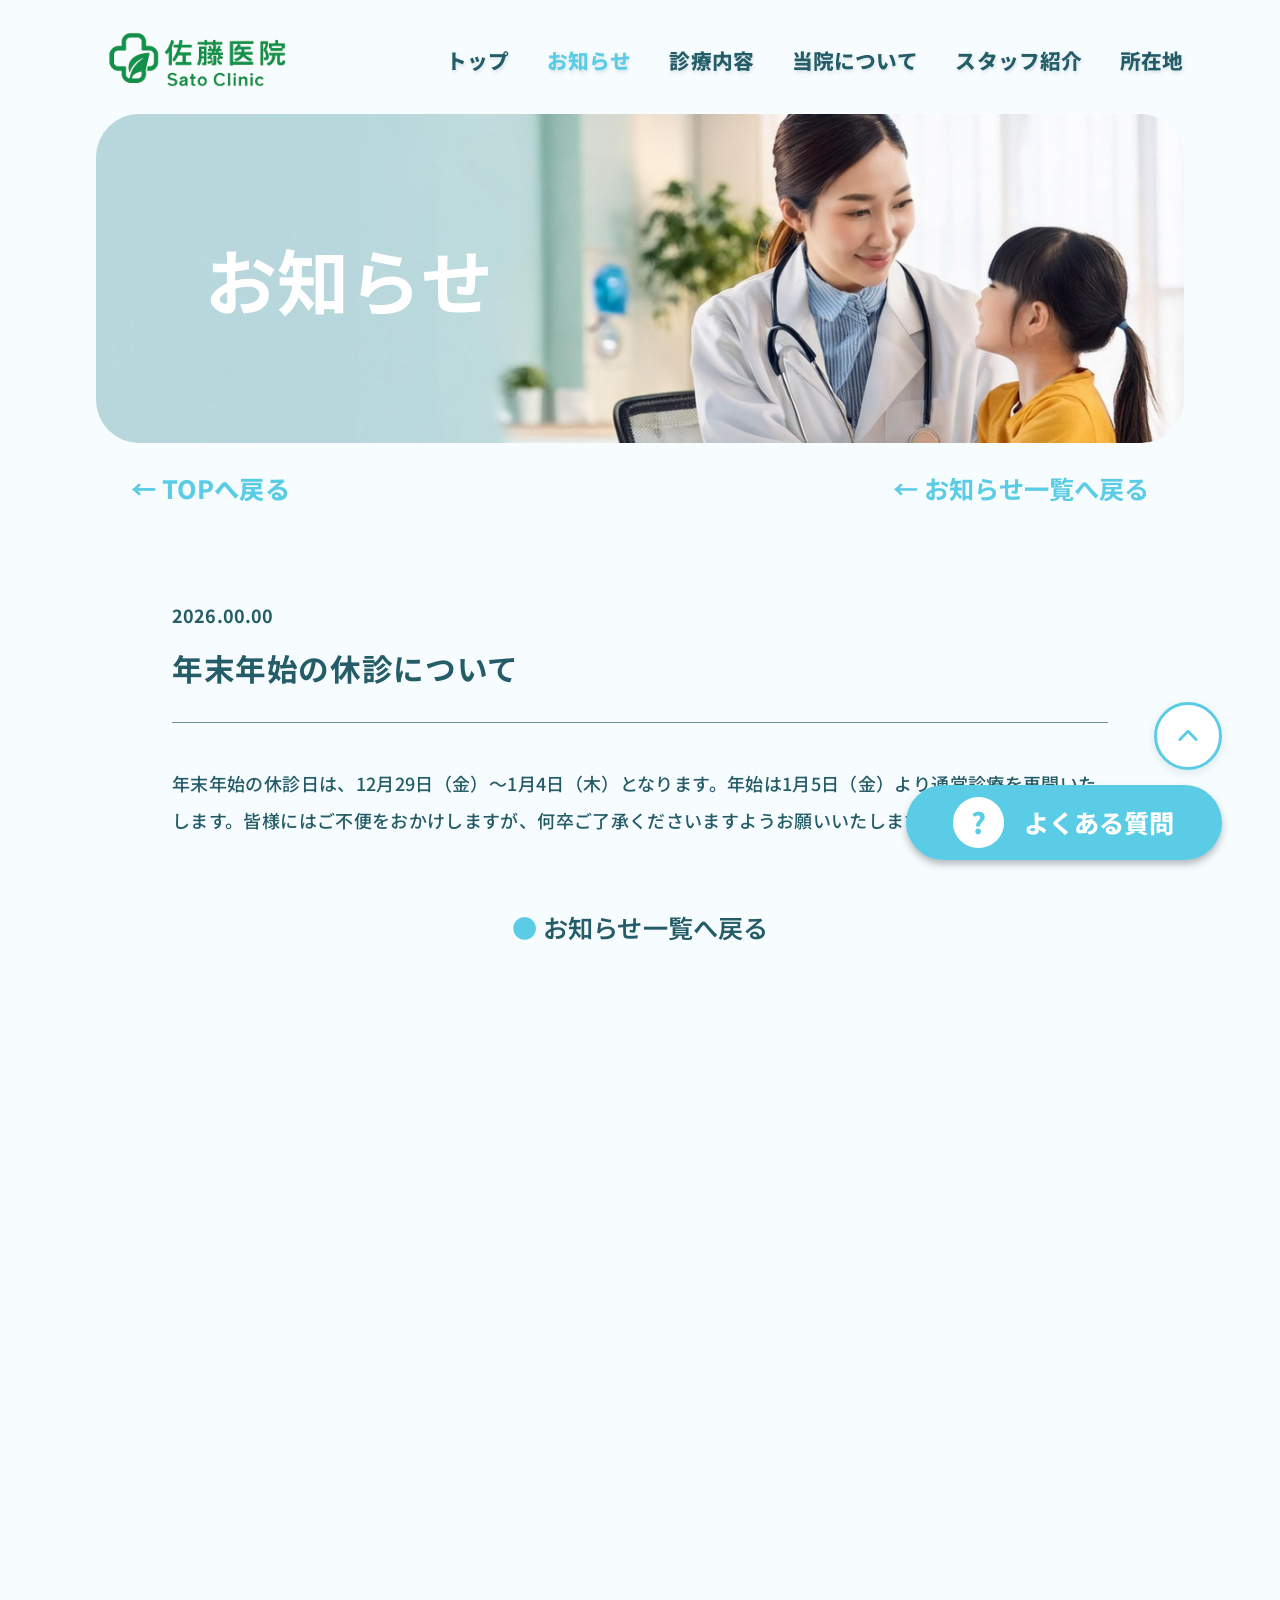
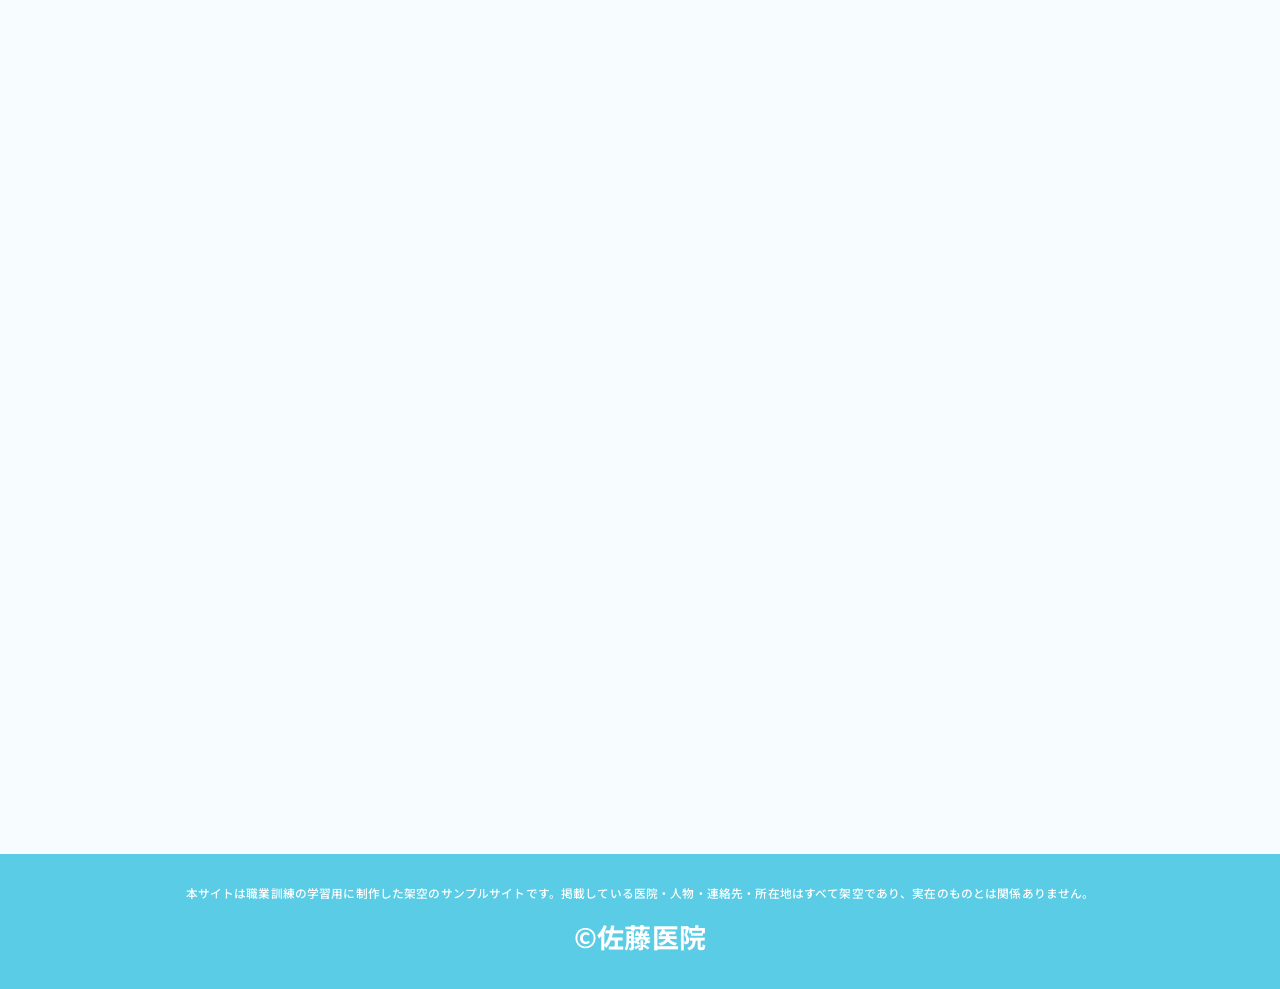
<file: news-holiday.html>
<!DOCTYPE html>
<html lang="ja">
<head>
  <meta charset="UTF-8">
  <meta name="viewport" content="width=device-width, initial-scale=1.0">
  <meta name="robots" content="noindex, nofollow">
  <title>年末年始の休診について | 佐藤医院</title>
  <link rel="preconnect" href="https://fonts.googleapis.com">
  <link rel="preconnect" href="https://fonts.gstatic.com" crossorigin>
  <link href="https://fonts.googleapis.com/css2?family=Noto+Sans+JP:wght@400;500;600;700;800&display=swap" rel="stylesheet">
  <link rel="stylesheet" href="./css/style.css">
  <link rel="stylesheet" href="./css/responsive.css">
</head>
<body id="page-top" class="subpage page-news-detail">
  <header class="site-header">
    <div class="header-inner">
      <a class="brand" href="./index.html" aria-label="佐藤医院 トップへ">
        <img src="./assets/logo.png" alt="佐藤医院 Sato Clinic">
      </a>
            <button class="menu-toggle" type="button" aria-controls="global-nav" aria-expanded="false" aria-label="メニューを開く" hidden>
        <span class="menu-toggle-lines" aria-hidden="true"><span></span></span>
        <span class="menu-toggle-label" aria-hidden="true">MENU</span>
      </button>
      <nav id="global-nav" class="global-nav" aria-label="メインナビゲーション">
        <a href="./index.html">トップ</a>
        <a class="is-current" href="./news.html">お知らせ</a>
        <a href="./services.html">診療内容</a>
        <a href="./about.html">当院について</a>
        <a href="./index.html#staff">スタッフ紹介</a>
        <a href="./location.html">所在地</a>
        <div class="mobile-nav-links">
          <a href="./index.html">トップ</a>
          <a href="./news.html">お知らせ</a>
          <a href="./services.html">診療内容</a>
          <a href="./about.html">当院について</a>
          <a href="./index.html#staff">スタッフ紹介</a>
          <a href="./location.html">所在地</a>
        </div>
      </nav>
    </div>
  </header>

  <main class="subpage-main section-shell">
    <section class="sub-hero" aria-labelledby="news-detail-page-title">
      <h1 id="news-detail-page-title" class="news-hero-title">お知らせ</h1>
      <img src="./assets/hero-news.jpg" alt="お知らせ">
    </section>

    <div class="news-detail-nav">
      <a class="back-top" href="./index.html">← TOPへ戻る</a>
      <a class="back-news" href="./news.html">← お知らせ一覧へ戻る</a>
    </div>

    <article class="news-detail-article">
      <time datetime="2026-01-01">2026.00.00</time>
      <h2>年末年始の休診について</h2>
      <div class="news-detail-divider" aria-hidden="true"></div>
      <p>年末年始の休診日は、12月29日（金）〜1月4日（木）となります。年始は1月5日（金）より通常診療を再開いたします。皆様にはご不便をおかけしますが、何卒ご了承くださいますようお願いいたします。</p>
    </article>

    <a class="news-detail-list-link" href="./news.html">● お知らせ一覧へ戻る</a>
  </main>

  <a class="page-top-float" href="#page-top" aria-label="ページの先頭へ戻る" title="ページの先頭へ戻る">
    <svg viewBox="0 0 24 24" width="28" height="28" fill="none" stroke="currentColor" stroke-width="2.5" stroke-linecap="round" stroke-linejoin="round" aria-hidden="true" focusable="false"><path d="m5 15 7-7 7 7"></path></svg>
  </a>

  <a class="faq-float" href="./faq.html" aria-label="よくある質問">
    <span class="faq-float-icon" aria-hidden="true">?</span>
    <span>よくある質問</span>
  </a>

  <footer class="site-footer">
    <p class="disclaimer">本サイトは職業訓練の学習用に制作した架空のサンプルサイトです。掲載している医院・人物・連絡先・所在地はすべて架空であり、実在のものとは関係ありません。</p>
    <p class="copyright">©佐藤医院</p>
  </footer>
  <script src="./js/mobile-nav.js" defer></script>
</body>
</html>
</file>
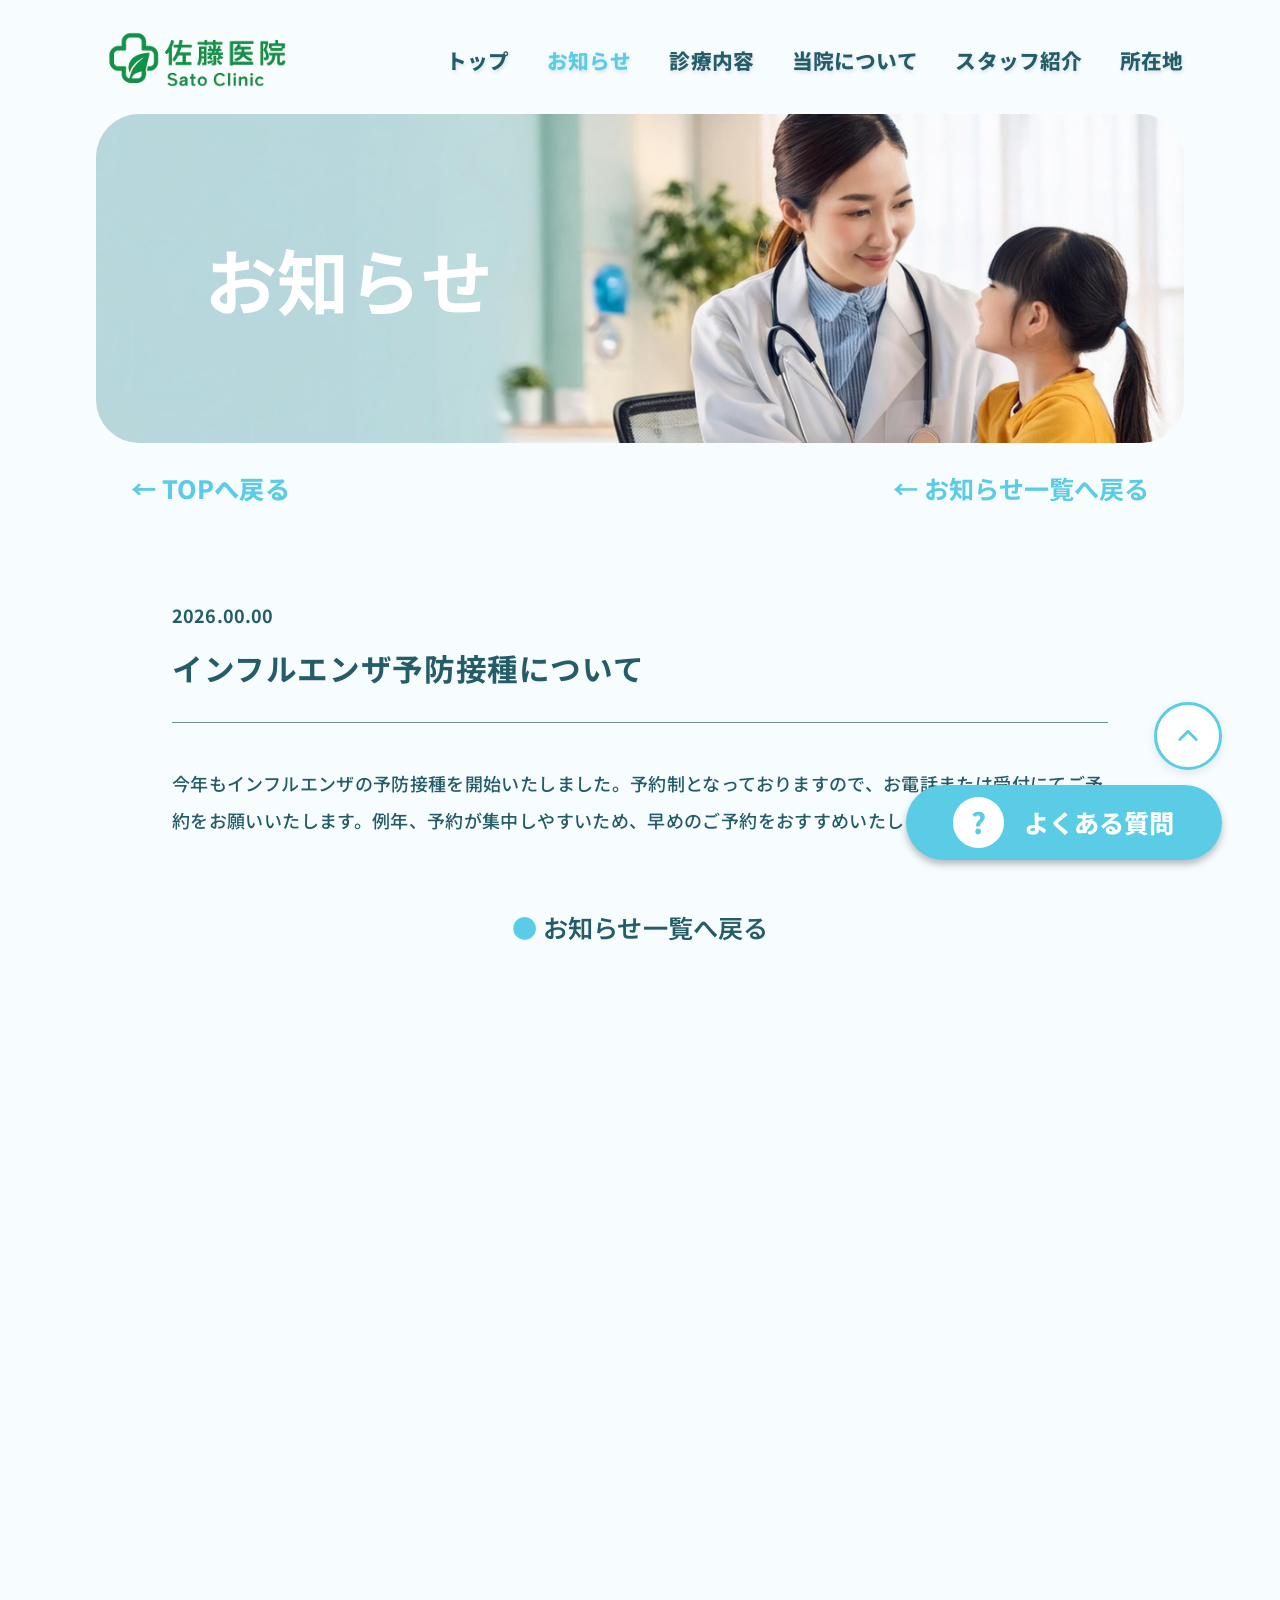
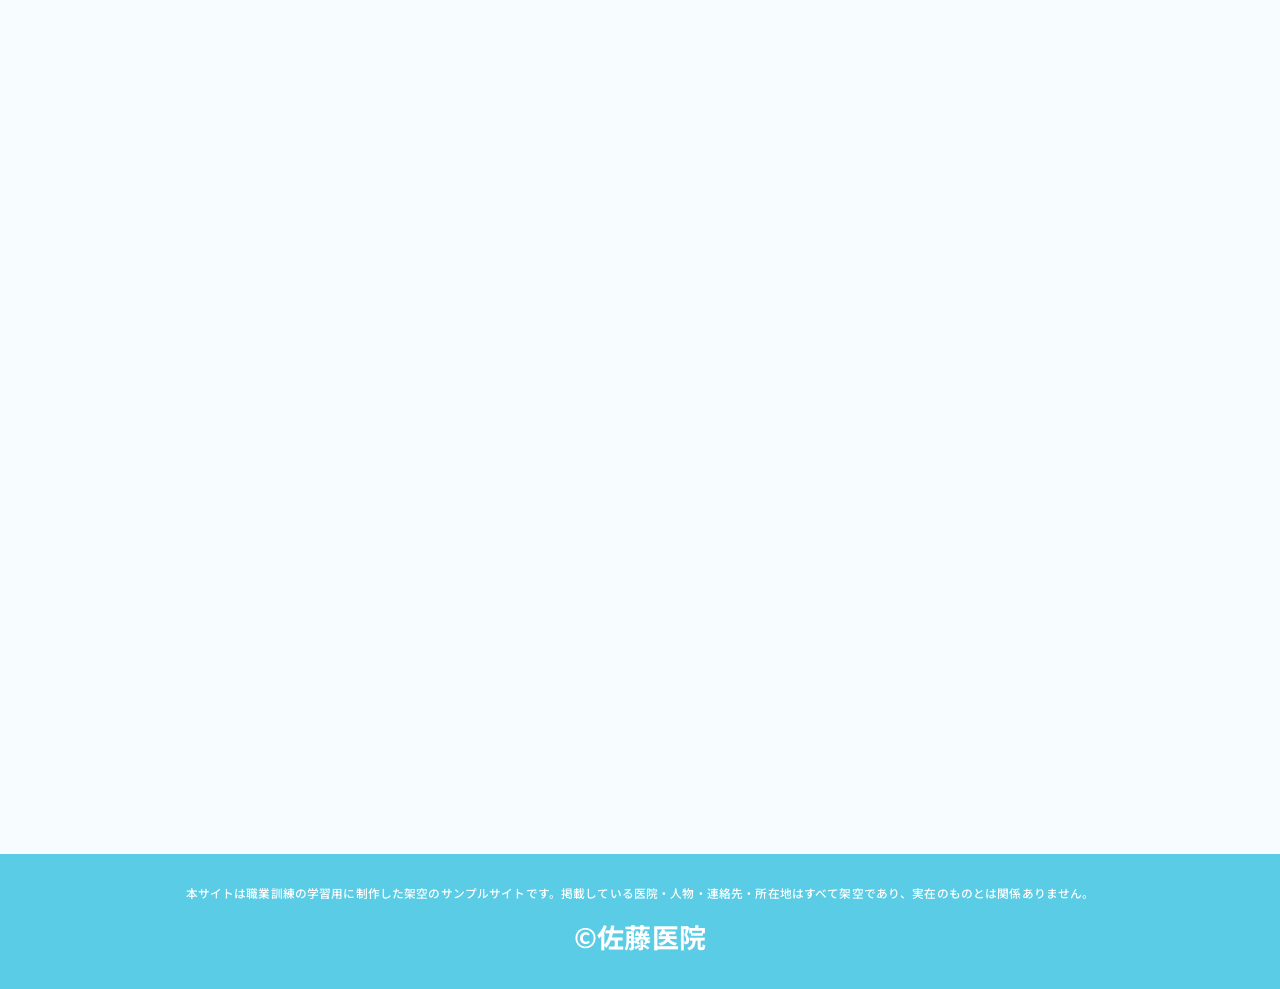
<file: news-influenza.html>
<!DOCTYPE html>
<html lang="ja">
<head>
  <meta charset="UTF-8">
  <meta name="viewport" content="width=device-width, initial-scale=1.0">
  <meta name="robots" content="noindex, nofollow">
  <title>インフルエンザ予防接種について | 佐藤医院</title>
  <link rel="preconnect" href="https://fonts.googleapis.com">
  <link rel="preconnect" href="https://fonts.gstatic.com" crossorigin>
  <link href="https://fonts.googleapis.com/css2?family=Noto+Sans+JP:wght@400;500;600;700;800&display=swap" rel="stylesheet">
  <link rel="stylesheet" href="./css/style.css">
  <link rel="stylesheet" href="./css/responsive.css">
</head>
<body id="page-top" class="subpage page-news-detail">
  <header class="site-header">
    <div class="header-inner">
      <a class="brand" href="./index.html" aria-label="佐藤医院 トップへ">
        <img src="./assets/logo.png" alt="佐藤医院 Sato Clinic">
      </a>
            <button class="menu-toggle" type="button" aria-controls="global-nav" aria-expanded="false" aria-label="メニューを開く" hidden>
        <span class="menu-toggle-lines" aria-hidden="true"><span></span></span>
        <span class="menu-toggle-label" aria-hidden="true">MENU</span>
      </button>
      <nav id="global-nav" class="global-nav" aria-label="メインナビゲーション">
        <a href="./index.html">トップ</a>
        <a class="is-current" href="./news.html">お知らせ</a>
        <a href="./services.html">診療内容</a>
        <a href="./about.html">当院について</a>
        <a href="./index.html#staff">スタッフ紹介</a>
        <a href="./location.html">所在地</a>
        <div class="mobile-nav-links">
          <a href="./index.html">トップ</a>
          <a href="./news.html">お知らせ</a>
          <a href="./services.html">診療内容</a>
          <a href="./about.html">当院について</a>
          <a href="./index.html#staff">スタッフ紹介</a>
          <a href="./location.html">所在地</a>
        </div>
      </nav>
    </div>
  </header>

  <main class="subpage-main section-shell">
    <section class="sub-hero" aria-labelledby="news-detail-page-title">
      <h1 id="news-detail-page-title" class="news-hero-title">お知らせ</h1>
      <img src="./assets/hero-news.jpg" alt="お知らせ">
    </section>

    <div class="news-detail-nav">
      <a class="back-top" href="./index.html">← TOPへ戻る</a>
      <a class="back-news" href="./news.html">← お知らせ一覧へ戻る</a>
    </div>

    <article class="news-detail-article">
      <time datetime="2026-01-01">2026.00.00</time>
      <h2>インフルエンザ予防接種について</h2>
      <div class="news-detail-divider" aria-hidden="true"></div>
      <p>今年もインフルエンザの予防接種を開始いたしました。予約制となっておりますので、お電話または受付にてご予約をお願いいたします。例年、予約が集中しやすいため、早めのご予約をおすすめいたします。</p>
    </article>

    <a class="news-detail-list-link" href="./news.html">● お知らせ一覧へ戻る</a>
  </main>

  <a class="page-top-float" href="#page-top" aria-label="ページの先頭へ戻る" title="ページの先頭へ戻る">
    <svg viewBox="0 0 24 24" width="28" height="28" fill="none" stroke="currentColor" stroke-width="2.5" stroke-linecap="round" stroke-linejoin="round" aria-hidden="true" focusable="false"><path d="m5 15 7-7 7 7"></path></svg>
  </a>

  <a class="faq-float" href="./faq.html" aria-label="よくある質問">
    <span class="faq-float-icon" aria-hidden="true">?</span>
    <span>よくある質問</span>
  </a>

  <footer class="site-footer">
    <p class="disclaimer">本サイトは職業訓練の学習用に制作した架空のサンプルサイトです。掲載している医院・人物・連絡先・所在地はすべて架空であり、実在のものとは関係ありません。</p>
    <p class="copyright">©佐藤医院</p>
  </footer>
  <script src="./js/mobile-nav.js" defer></script>
</body>
</html>
</file>
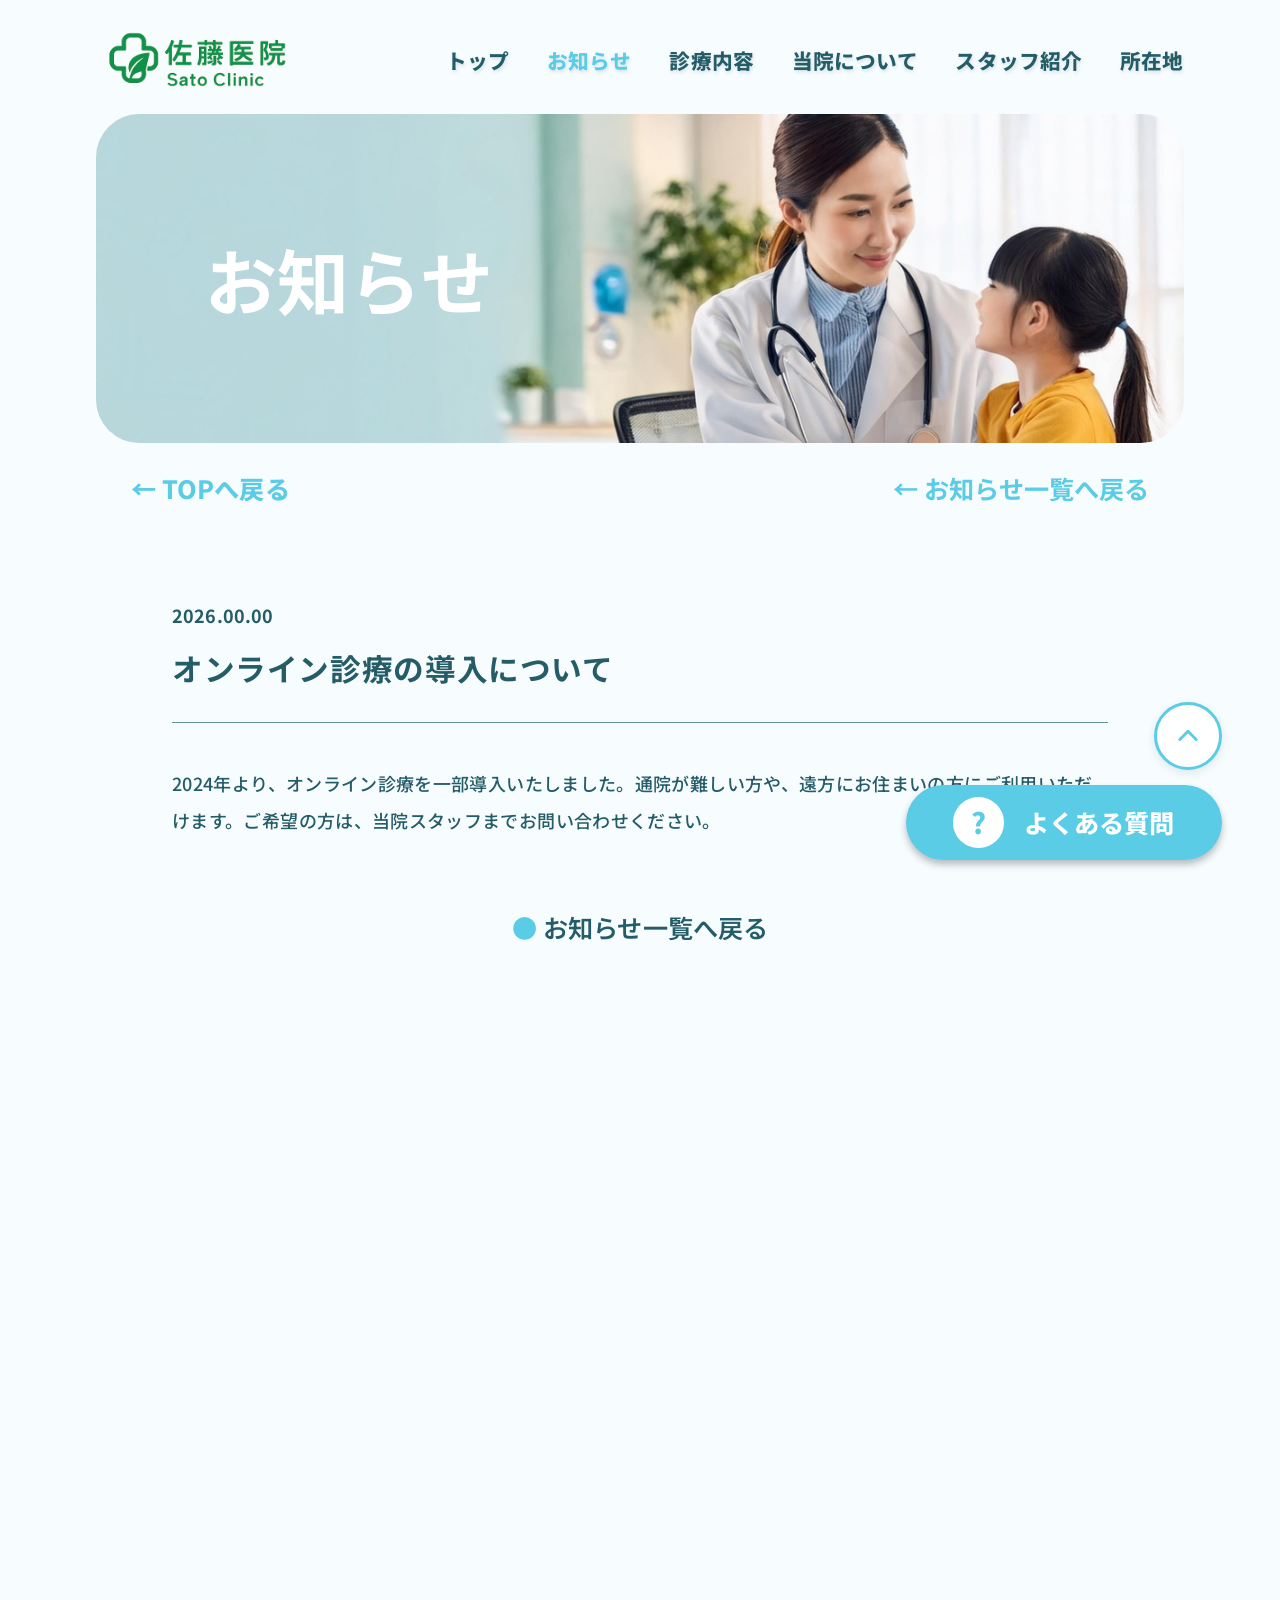
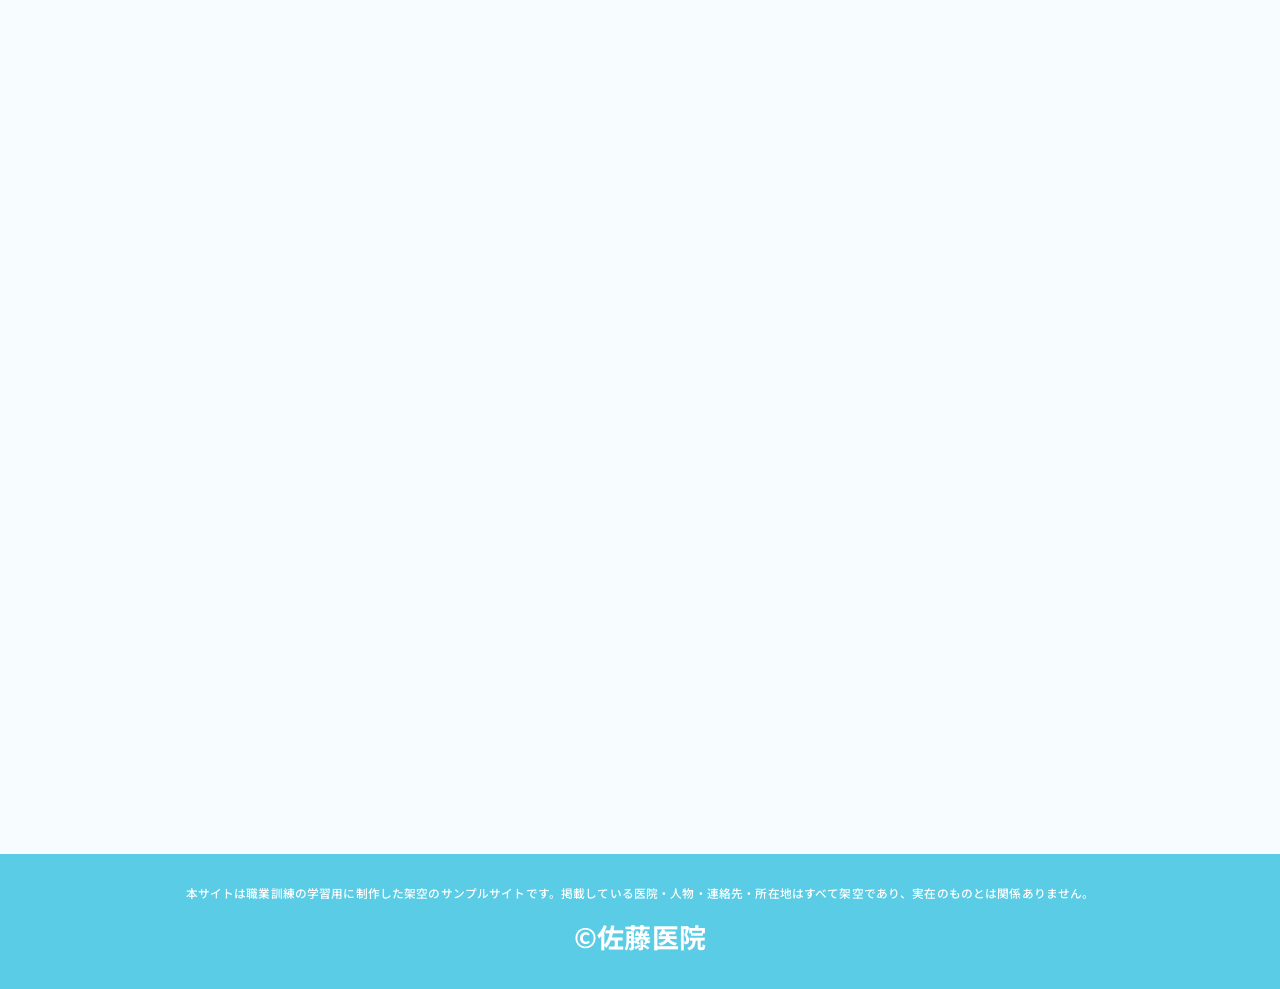
<file: news-online.html>
<!DOCTYPE html>
<html lang="ja">
<head>
  <meta charset="UTF-8">
  <meta name="viewport" content="width=device-width, initial-scale=1.0">
  <meta name="robots" content="noindex, nofollow">
  <title>オンライン診療の導入について | 佐藤医院</title>
  <link rel="preconnect" href="https://fonts.googleapis.com">
  <link rel="preconnect" href="https://fonts.gstatic.com" crossorigin>
  <link href="https://fonts.googleapis.com/css2?family=Noto+Sans+JP:wght@400;500;600;700;800&display=swap" rel="stylesheet">
  <link rel="stylesheet" href="./css/style.css">
  <link rel="stylesheet" href="./css/responsive.css">
</head>
<body id="page-top" class="subpage page-news-detail">
  <header class="site-header">
    <div class="header-inner">
      <a class="brand" href="./index.html" aria-label="佐藤医院 トップへ">
        <img src="./assets/logo.png" alt="佐藤医院 Sato Clinic">
      </a>
            <button class="menu-toggle" type="button" aria-controls="global-nav" aria-expanded="false" aria-label="メニューを開く" hidden>
        <span class="menu-toggle-lines" aria-hidden="true"><span></span></span>
        <span class="menu-toggle-label" aria-hidden="true">MENU</span>
      </button>
      <nav id="global-nav" class="global-nav" aria-label="メインナビゲーション">
        <a href="./index.html">トップ</a>
        <a class="is-current" href="./news.html">お知らせ</a>
        <a href="./services.html">診療内容</a>
        <a href="./about.html">当院について</a>
        <a href="./index.html#staff">スタッフ紹介</a>
        <a href="./location.html">所在地</a>
        <div class="mobile-nav-links">
          <a href="./index.html">トップ</a>
          <a href="./news.html">お知らせ</a>
          <a href="./services.html">診療内容</a>
          <a href="./about.html">当院について</a>
          <a href="./index.html#staff">スタッフ紹介</a>
          <a href="./location.html">所在地</a>
        </div>
      </nav>
    </div>
  </header>

  <main class="subpage-main section-shell">
    <section class="sub-hero" aria-labelledby="news-detail-page-title">
      <h1 id="news-detail-page-title" class="news-hero-title">お知らせ</h1>
      <img src="./assets/hero-news.jpg" alt="お知らせ">
    </section>

    <div class="news-detail-nav">
      <a class="back-top" href="./index.html">← TOPへ戻る</a>
      <a class="back-news" href="./news.html">← お知らせ一覧へ戻る</a>
    </div>

    <article class="news-detail-article">
      <time datetime="2026-01-01">2026.00.00</time>
      <h2>オンライン診療の導入について</h2>
      <div class="news-detail-divider" aria-hidden="true"></div>
      <p>2024年より、オンライン診療を一部導入いたしました。通院が難しい方や、遠方にお住まいの方にご利用いただけます。ご希望の方は、当院スタッフまでお問い合わせください。</p>
    </article>

    <a class="news-detail-list-link" href="./news.html">● お知らせ一覧へ戻る</a>
  </main>

  <a class="page-top-float" href="#page-top" aria-label="ページの先頭へ戻る" title="ページの先頭へ戻る">
    <svg viewBox="0 0 24 24" width="28" height="28" fill="none" stroke="currentColor" stroke-width="2.5" stroke-linecap="round" stroke-linejoin="round" aria-hidden="true" focusable="false"><path d="m5 15 7-7 7 7"></path></svg>
  </a>

  <a class="faq-float" href="./faq.html" aria-label="よくある質問">
    <span class="faq-float-icon" aria-hidden="true">?</span>
    <span>よくある質問</span>
  </a>

  <footer class="site-footer">
    <p class="disclaimer">本サイトは職業訓練の学習用に制作した架空のサンプルサイトです。掲載している医院・人物・連絡先・所在地はすべて架空であり、実在のものとは関係ありません。</p>
    <p class="copyright">©佐藤医院</p>
  </footer>
  <script src="./js/mobile-nav.js" defer></script>
</body>
</html>
</file>
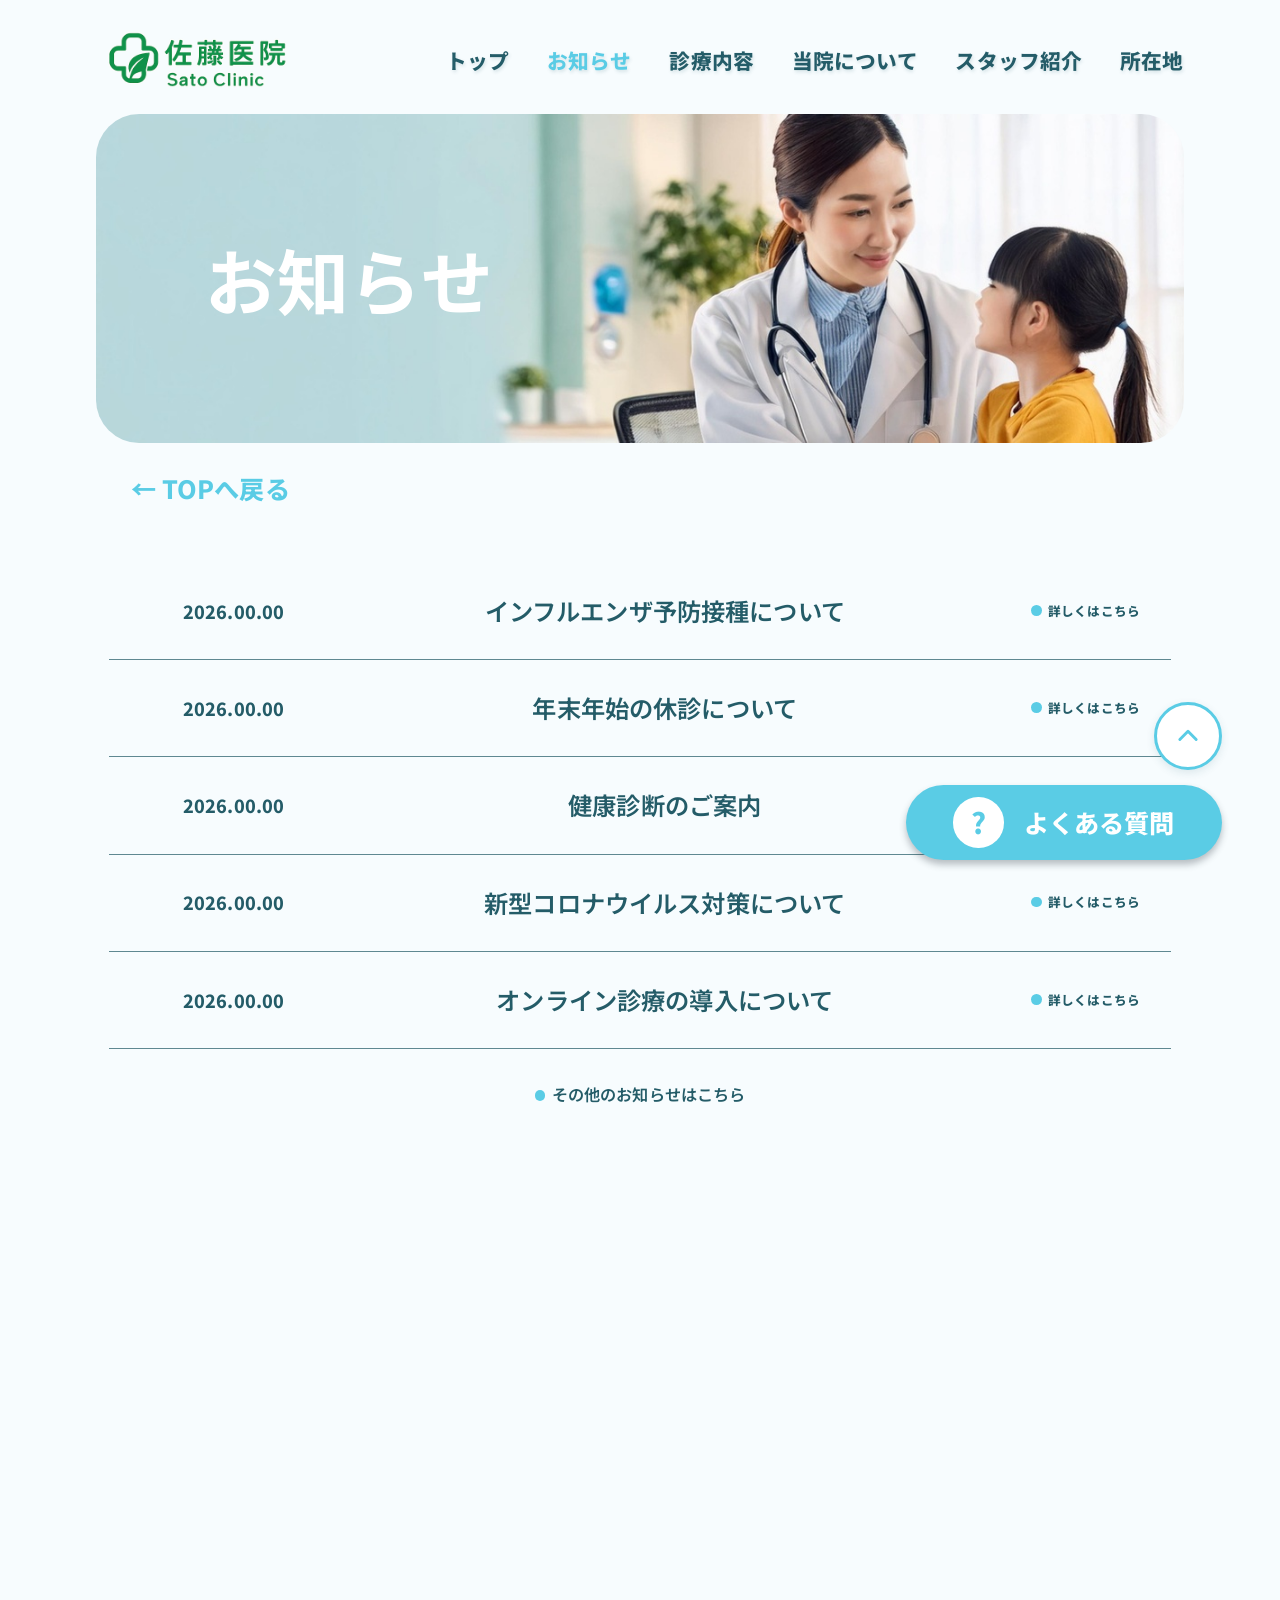
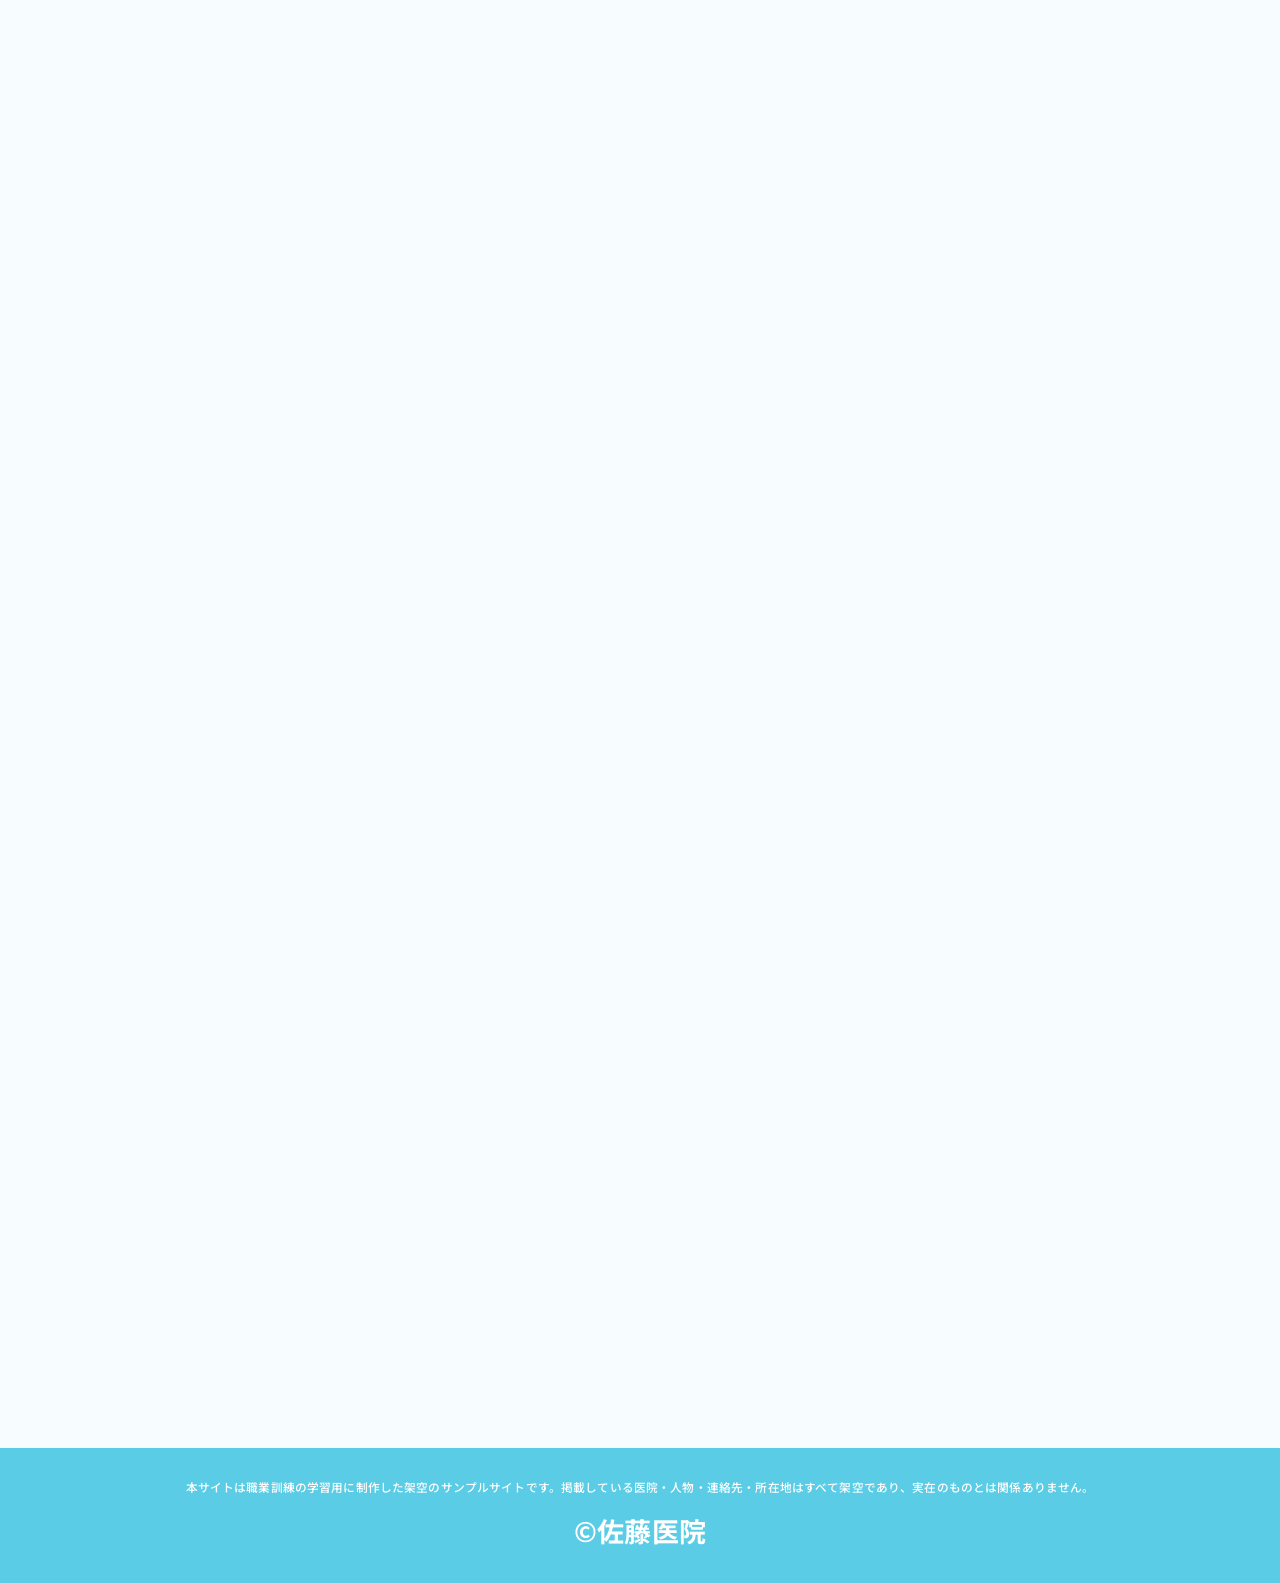
<file: news.html>
<!DOCTYPE html>
<html lang="ja">
<head>
  <meta charset="UTF-8">
  <meta name="viewport" content="width=device-width, initial-scale=1.0">
  <meta name="robots" content="noindex, nofollow">
  <title>お知らせ | 佐藤医院</title>
  <link rel="preconnect" href="https://fonts.googleapis.com">
  <link rel="preconnect" href="https://fonts.gstatic.com" crossorigin>
  <link href="https://fonts.googleapis.com/css2?family=Noto+Sans+JP:wght@400;500;600;700;800&display=swap" rel="stylesheet">
  <link rel="stylesheet" href="./css/style.css">
  <link rel="stylesheet" href="./css/responsive.css">
</head>
<body id="page-top" class="subpage page-news">
  <header class="site-header">
    <div class="header-inner">
      <a class="brand" href="./index.html" aria-label="佐藤医院 トップへ">
        <img src="./assets/logo.png" alt="佐藤医院 Sato Clinic">
      </a>
            <button class="menu-toggle" type="button" aria-controls="global-nav" aria-expanded="false" aria-label="メニューを開く" hidden>
        <span class="menu-toggle-lines" aria-hidden="true"><span></span></span>
        <span class="menu-toggle-label" aria-hidden="true">MENU</span>
      </button>
      <nav id="global-nav" class="global-nav" aria-label="メインナビゲーション">
        <a href="./index.html">トップ</a>
        <a class="is-current" href="./news.html">お知らせ</a>
        <a href="./services.html">診療内容</a>
        <a href="./about.html">当院について</a>
        <a href="./index.html#staff">スタッフ紹介</a>
        <a href="./location.html">所在地</a>
        <div class="mobile-nav-links">
          <a href="./index.html">トップ</a>
          <a href="./news.html">お知らせ</a>
          <a href="./services.html">診療内容</a>
          <a href="./about.html">当院について</a>
          <a href="./index.html#staff">スタッフ紹介</a>
          <a href="./location.html">所在地</a>
        </div>
      </nav>
    </div>
  </header>

  <main class="subpage-main section-shell">
    <section class="sub-hero" aria-labelledby="news-page-title">
      <h1 id="news-page-title" class="news-hero-title">お知らせ</h1>
      <img src="./assets/hero-news.jpg" alt="お知らせ">
    </section>

    <a class="back-top" href="./index.html">← TOPへ戻る</a>

    <section class="sub-news-list" aria-label="お知らせ一覧">
      <article class="sub-news-row" id="influenza">
        <time datetime="2026-01-01">2026.00.00</time>
        <h2><a href="./news-influenza.html">インフルエンザ予防接種について</a></h2>
        <a href="./news-influenza.html">詳しくはこちら</a>
      </article>
      <article class="sub-news-row" id="holiday">
        <time datetime="2026-01-01">2026.00.00</time>
        <h2><a href="./news-holiday.html">年末年始の休診について</a></h2>
        <a href="./news-holiday.html">詳しくはこちら</a>
      </article>
      <article class="sub-news-row" id="checkup-news">
        <time datetime="2026-01-01">2026.00.00</time>
        <h2><a href="./news-checkup.html">健康診断のご案内</a></h2>
        <a href="./news-checkup.html">詳しくはこちら</a>
      </article>
      <article class="sub-news-row" id="covid">
        <time datetime="2026-01-01">2026.00.00</time>
        <h2><a href="./news-covid.html">新型コロナウイルス対策について</a></h2>
        <a href="./news-covid.html">詳しくはこちら</a>
      </article>
      <article class="sub-news-row" id="online">
        <time datetime="2026-01-01">2026.00.00</time>
        <h2><a href="./news-online.html">オンライン診療の導入について</a></h2>
        <a href="./news-online.html">詳しくはこちら</a>
      </article>
      <a class="sub-news-more" href="./news-archive.html">その他のお知らせはこちら</a>
    </section>
  </main>

  <a class="page-top-float" href="#page-top" aria-label="ページの先頭へ戻る" title="ページの先頭へ戻る">
    <svg viewBox="0 0 24 24" width="28" height="28" fill="none" stroke="currentColor" stroke-width="2.5" stroke-linecap="round" stroke-linejoin="round" aria-hidden="true" focusable="false"><path d="m5 15 7-7 7 7"></path></svg>
  </a>

  <a class="faq-float" href="./faq.html" aria-label="よくある質問">
    <span class="faq-float-icon" aria-hidden="true">?</span>
    <span>よくある質問</span>
  </a>

  <footer class="site-footer">
    <p class="disclaimer">本サイトは職業訓練の学習用に制作した架空のサンプルサイトです。掲載している医院・人物・連絡先・所在地はすべて架空であり、実在のものとは関係ありません。</p>
    <p class="copyright">©佐藤医院</p>
  </footer>
  <script src="./js/mobile-nav.js" defer></script>
</body>
</html>
</file>
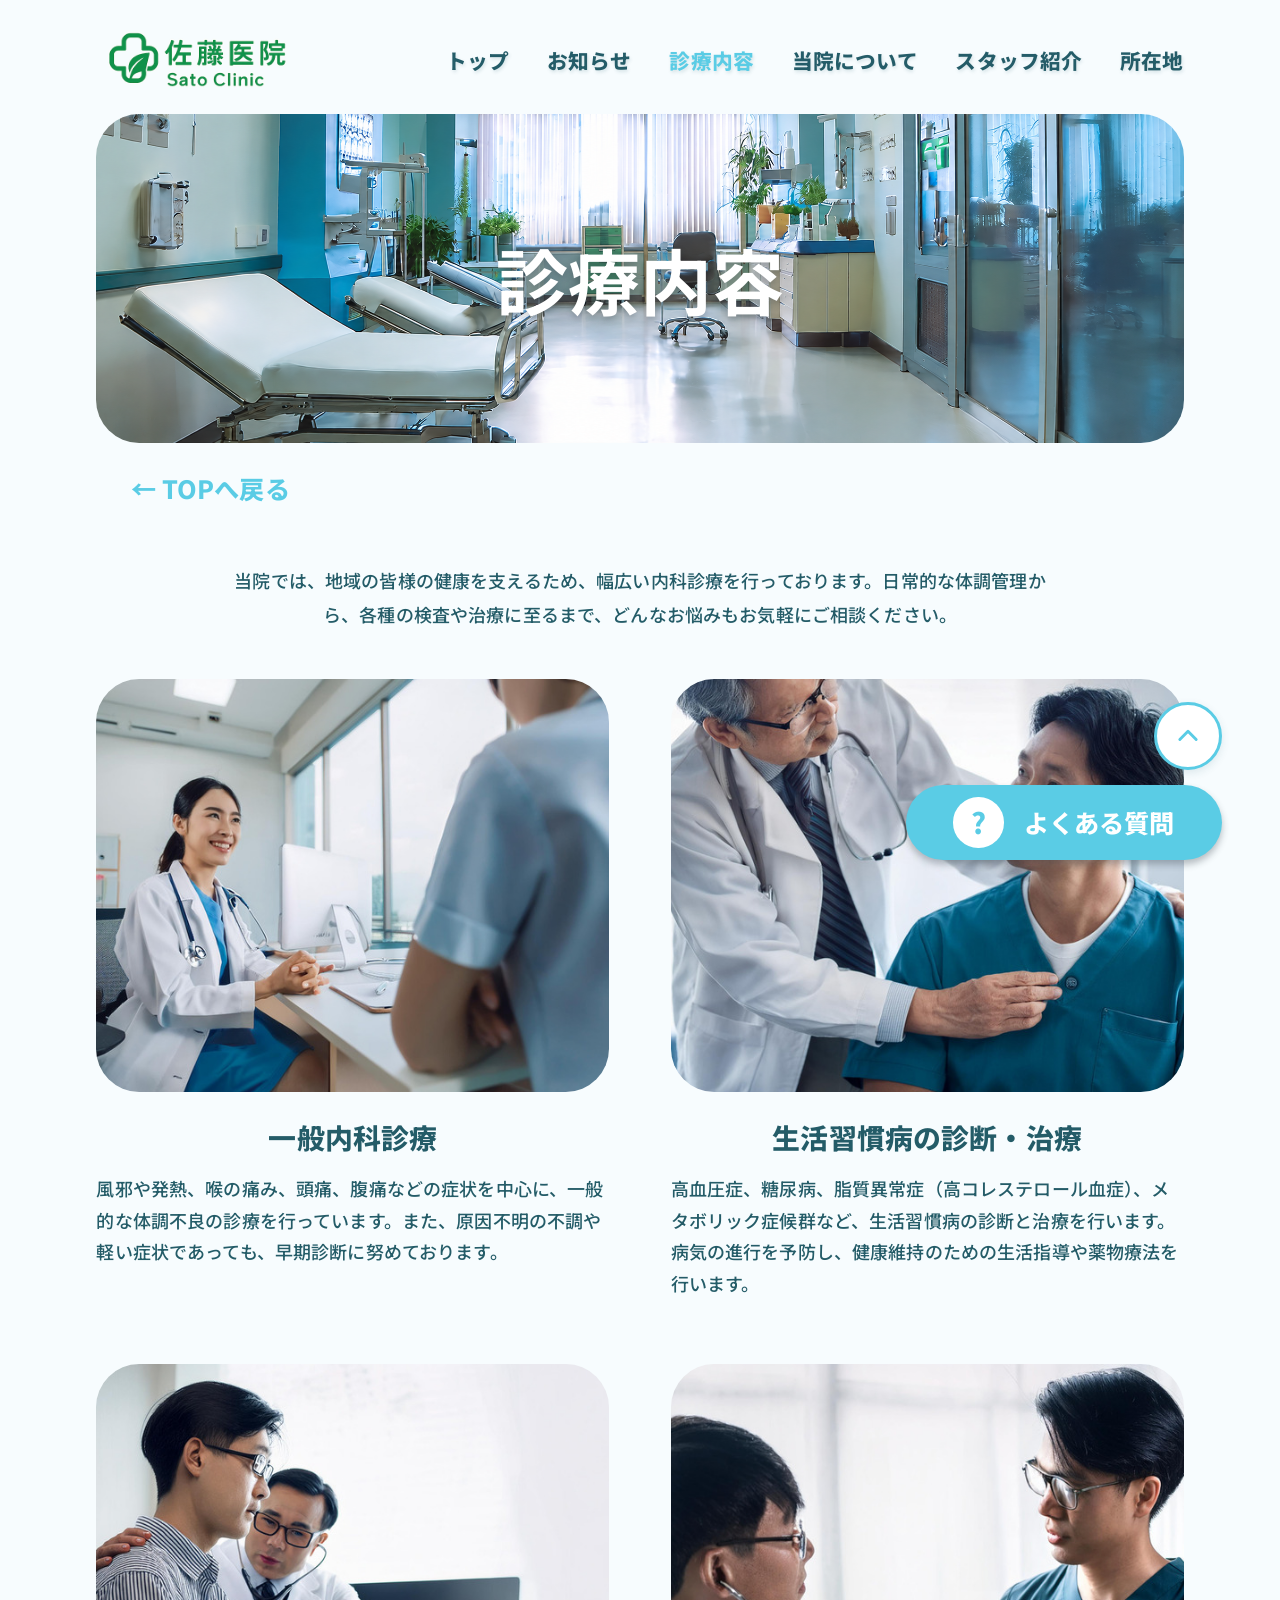
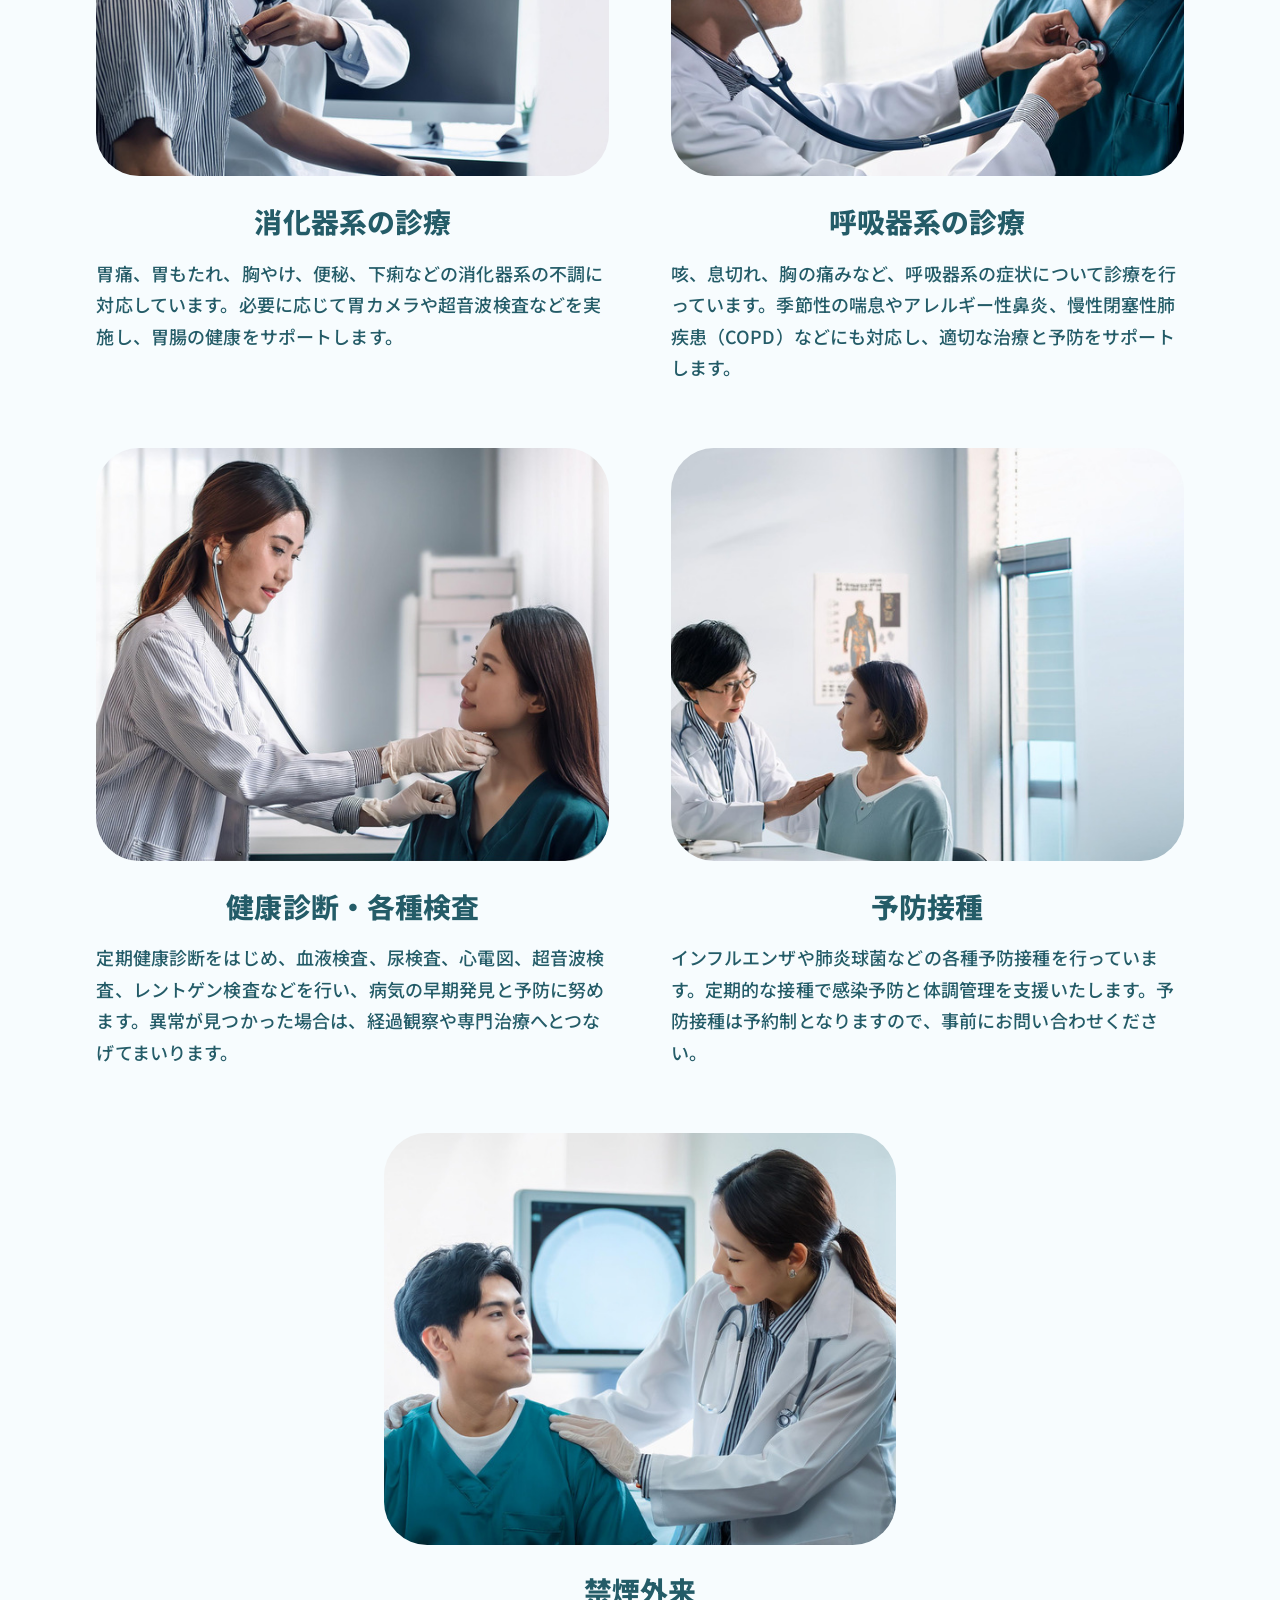
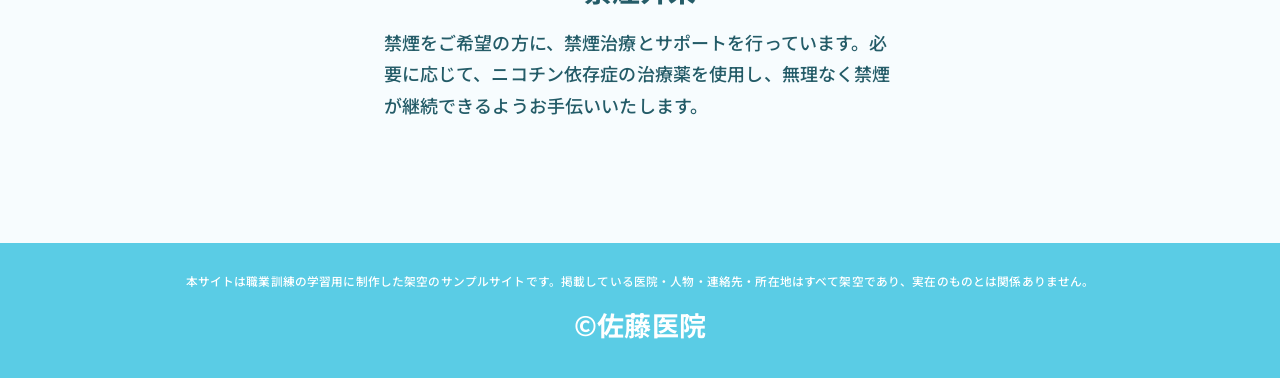
<file: services.html>
<!DOCTYPE html>
<html lang="ja">
<head>
  <meta charset="UTF-8">
  <meta name="viewport" content="width=device-width, initial-scale=1.0">
  <meta name="robots" content="noindex, nofollow">
  <title>診療内容 | 佐藤医院</title>
  <link rel="preconnect" href="https://fonts.googleapis.com">
  <link rel="preconnect" href="https://fonts.gstatic.com" crossorigin>
  <link href="https://fonts.googleapis.com/css2?family=Noto+Sans+JP:wght@400;500;600;700;800&display=swap" rel="stylesheet">
  <link rel="stylesheet" href="./css/style.css">
  <link rel="stylesheet" href="./css/responsive.css">
</head>
<body id="page-top" class="subpage page-services">
  <header class="site-header">
    <div class="header-inner">
      <a class="brand" href="./index.html" aria-label="佐藤医院 トップへ">
        <img src="./assets/logo.png" alt="佐藤医院 Sato Clinic">
      </a>
            <button class="menu-toggle" type="button" aria-controls="global-nav" aria-expanded="false" aria-label="メニューを開く" hidden>
        <span class="menu-toggle-lines" aria-hidden="true"><span></span></span>
        <span class="menu-toggle-label" aria-hidden="true">MENU</span>
      </button>
      <nav id="global-nav" class="global-nav" aria-label="メインナビゲーション">
        <a href="./index.html">トップ</a>
        <a href="./news.html">お知らせ</a>
        <a class="is-current" href="./services.html">診療内容</a>
        <a href="./about.html">当院について</a>
        <a href="./index.html#staff">スタッフ紹介</a>
        <a href="./location.html">所在地</a>
        <div class="mobile-nav-links">
          <a href="./index.html">トップ</a>
          <a href="./news.html">お知らせ</a>
          <a href="./services.html">診療内容</a>
          <a href="./about.html">当院について</a>
          <a href="./index.html#staff">スタッフ紹介</a>
          <a href="./location.html">所在地</a>
        </div>
      </nav>
    </div>
  </header>

  <main class="subpage-main section-shell">
    <section class="sub-hero" aria-labelledby="services-page-title">
      <h1 id="services-page-title" class="services-hero-title">診療内容</h1>
      <img src="./assets/hero-services-textless.png" alt="診療室の風景">
    </section>

    <a class="back-top" href="./index.html">← TOPへ戻る</a>

    <p class="services-intro">当院では、地域の皆様の健康を支えるため、幅広い内科診療を行っております。日常的な体調管理から、各種の検査や治療に至るまで、どんなお悩みもお気軽にご相談ください。</p>

    <section class="service-detail-grid" aria-label="診療内容一覧">
      <article class="service-detail-card">
        <div class="image-crop image-crop--detail"><img src="./assets/service-detail-general.jpg" alt="一般内科診療のイメージ"></div>
        <h2>一般内科診療</h2>
        <p>風邪や発熱、喉の痛み、頭痛、腹痛などの症状を中心に、一般的な体調不良の診療を行っています。また、原因不明の不調や軽い症状であっても、早期診断に努めております。</p>
      </article>
      <article class="service-detail-card">
        <div class="image-crop image-crop--detail"><img src="./assets/service-detail-lifestyle.jpg" alt="生活習慣病の診断・治療のイメージ"></div>
        <h2>生活習慣病の診断・治療</h2>
        <p>高血圧症、糖尿病、脂質異常症（高コレステロール血症）、メタボリック症候群など、生活習慣病の診断と治療を行います。病気の進行を予防し、健康維持のための生活指導や薬物療法を行います。</p>
      </article>
      <article class="service-detail-card">
        <div class="image-crop image-crop--detail"><img src="./assets/service-detail-digestive.jpg" alt="消化器系の診療のイメージ"></div>
        <h2>消化器系の診療</h2>
        <p>胃痛、胃もたれ、胸やけ、便秘、下痢などの消化器系の不調に対応しています。必要に応じて胃カメラや超音波検査などを実施し、胃腸の健康をサポートします。</p>
      </article>
      <article class="service-detail-card">
        <div class="image-crop image-crop--detail"><img src="./assets/service-detail-respiratory.jpg" alt="呼吸器系の診療のイメージ"></div>
        <h2>呼吸器系の診療</h2>
        <p>咳、息切れ、胸の痛みなど、呼吸器系の症状について診療を行っています。季節性の喘息やアレルギー性鼻炎、慢性閉塞性肺疾患（COPD）などにも対応し、適切な治療と予防をサポートします。</p>
      </article>
      <article class="service-detail-card">
        <div class="image-crop image-crop--detail"><img src="./assets/service-detail-checkup.jpg" alt="健康診断・各種検査のイメージ"></div>
        <h2>健康診断・各種検査</h2>
        <p>定期健康診断をはじめ、血液検査、尿検査、心電図、超音波検査、レントゲン検査などを行い、病気の早期発見と予防に努めます。異常が見つかった場合は、経過観察や専門治療へとつなげてまいります。</p>
      </article>
      <article class="service-detail-card">
        <div class="image-crop image-crop--detail image-crop--vaccine"><img src="./assets/service-detail-vaccine.jpg" alt="予防接種のイメージ"></div>
        <h2>予防接種</h2>
        <p>インフルエンザや肺炎球菌などの各種予防接種を行っています。定期的な接種で感染予防と体調管理を支援いたします。予防接種は予約制となりますので、事前にお問い合わせください。</p>
      </article>
      <article class="service-detail-card service-detail-card--single">
        <div class="image-crop image-crop--detail"><img src="./assets/service-detail-smoking.jpg" alt="禁煙外来のイメージ"></div>
        <h2>禁煙外来</h2>
        <p>禁煙をご希望の方に、禁煙治療とサポートを行っています。必要に応じて、ニコチン依存症の治療薬を使用し、無理なく禁煙が継続できるようお手伝いいたします。</p>
      </article>
    </section>
  </main>

  <a class="page-top-float" href="#page-top" aria-label="ページの先頭へ戻る" title="ページの先頭へ戻る">
    <svg viewBox="0 0 24 24" width="28" height="28" fill="none" stroke="currentColor" stroke-width="2.5" stroke-linecap="round" stroke-linejoin="round" aria-hidden="true" focusable="false"><path d="m5 15 7-7 7 7"></path></svg>
  </a>

  <a class="faq-float" href="./faq.html" aria-label="よくある質問">
    <span class="faq-float-icon" aria-hidden="true">?</span>
    <span>よくある質問</span>
  </a>

  <footer class="site-footer">
    <p class="disclaimer">本サイトは職業訓練の学習用に制作した架空のサンプルサイトです。掲載している医院・人物・連絡先・所在地はすべて架空であり、実在のものとは関係ありません。</p>
    <p class="copyright">©佐藤医院</p>
  </footer>
  <script src="./js/image-reveal.js" defer></script>
  <script src="./js/mobile-nav.js" defer></script>
</body>
</html>
</file>
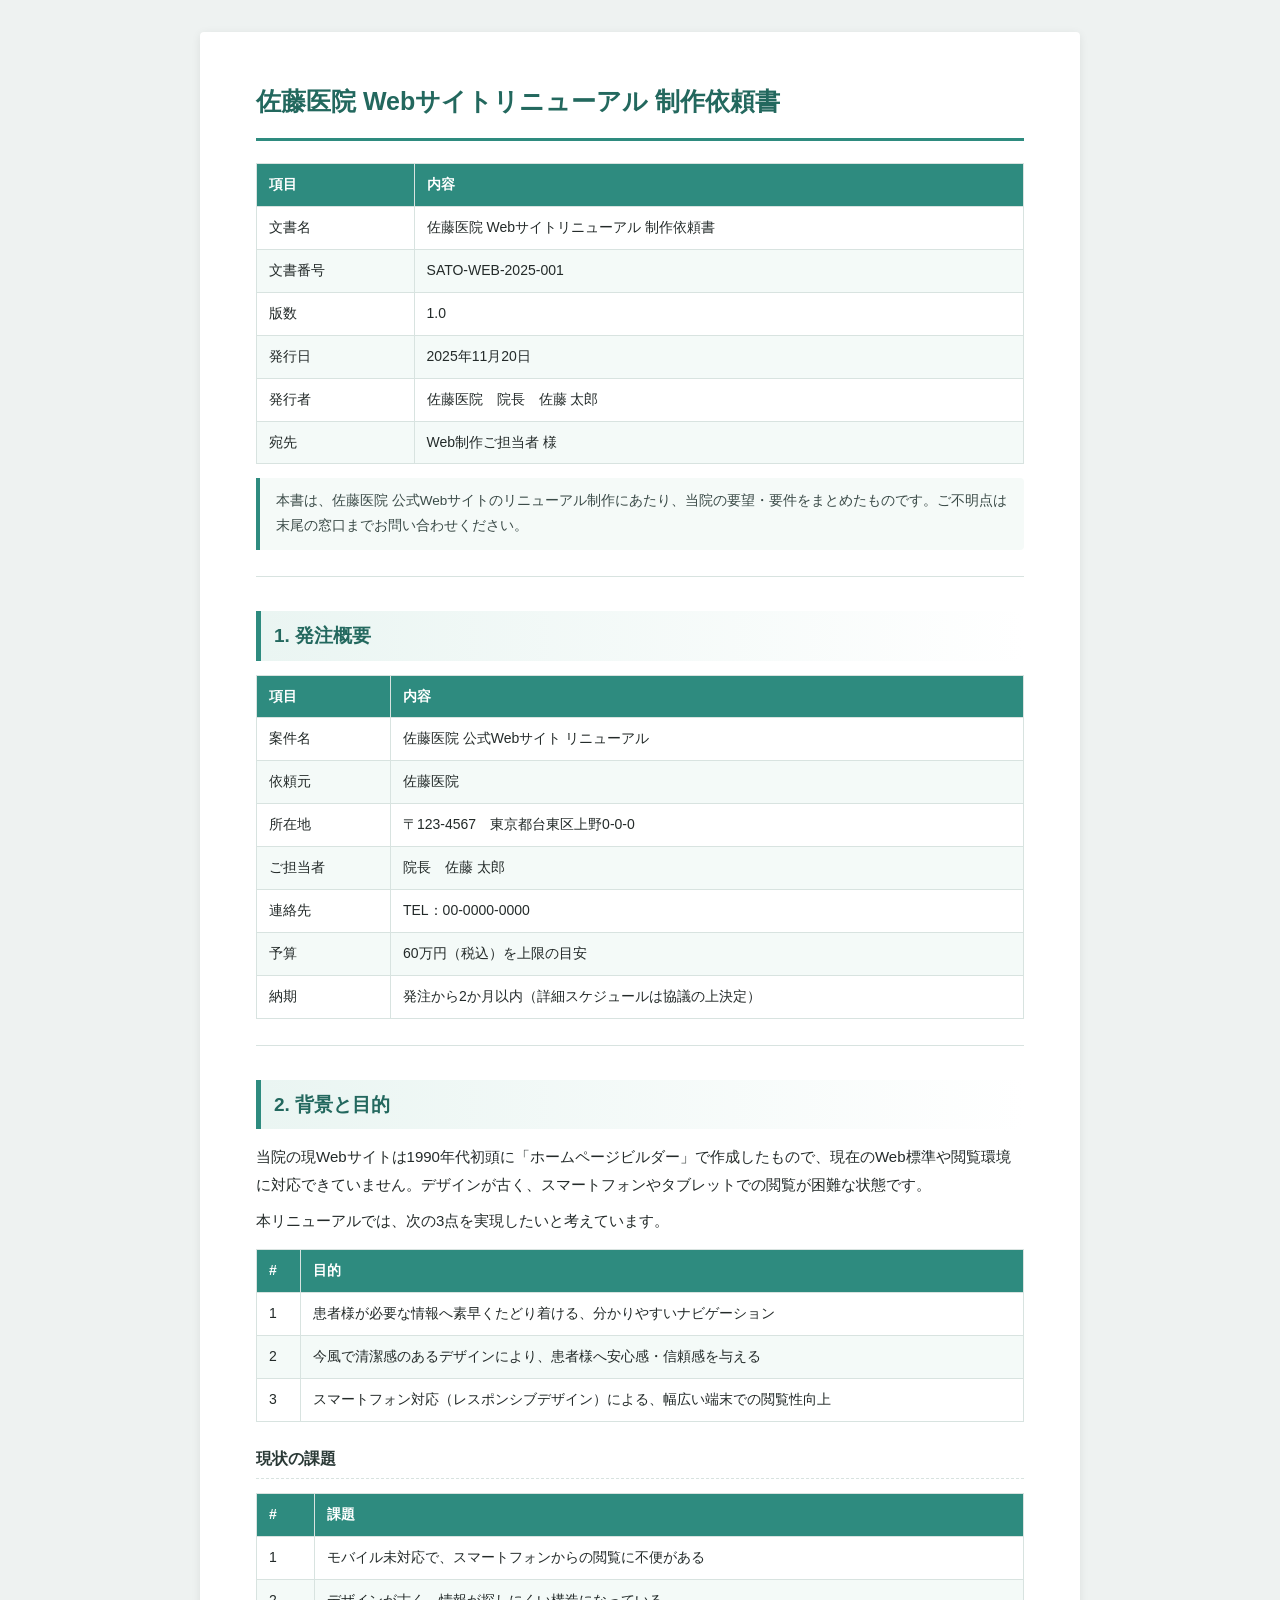
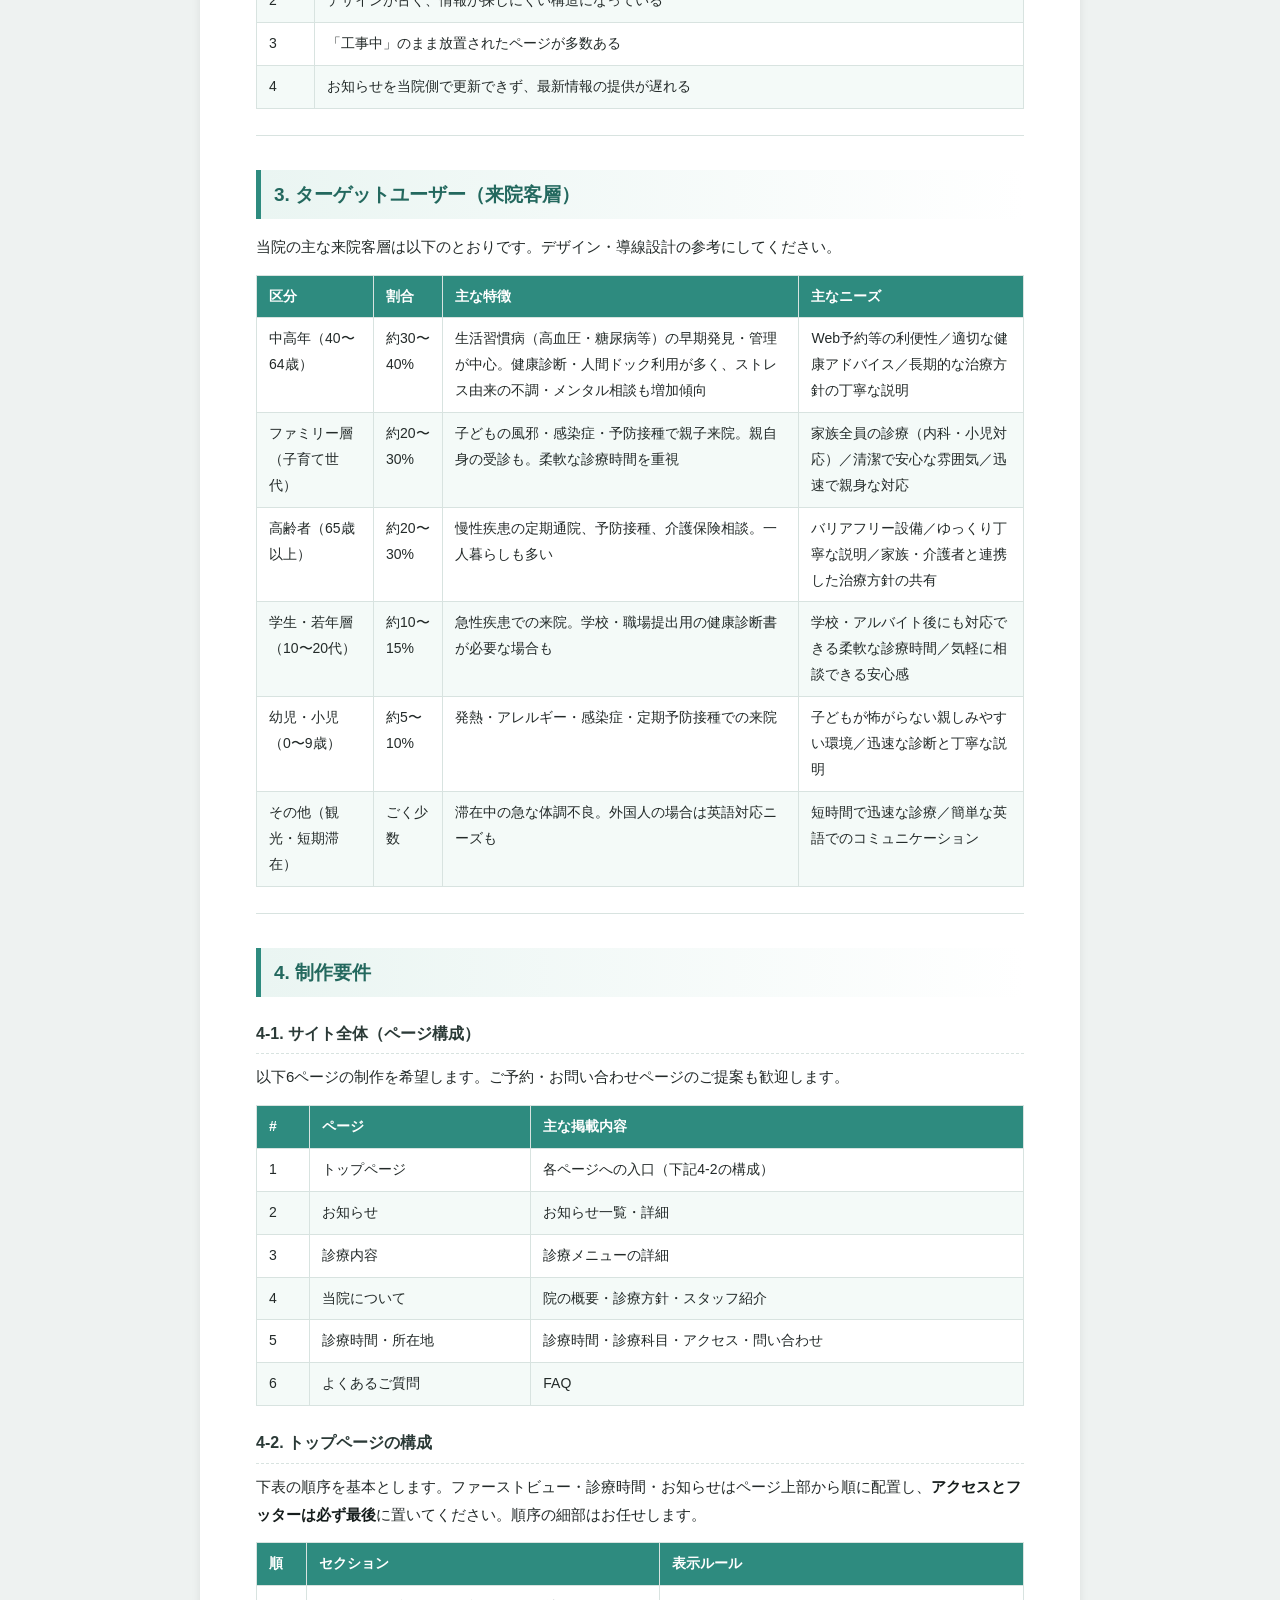
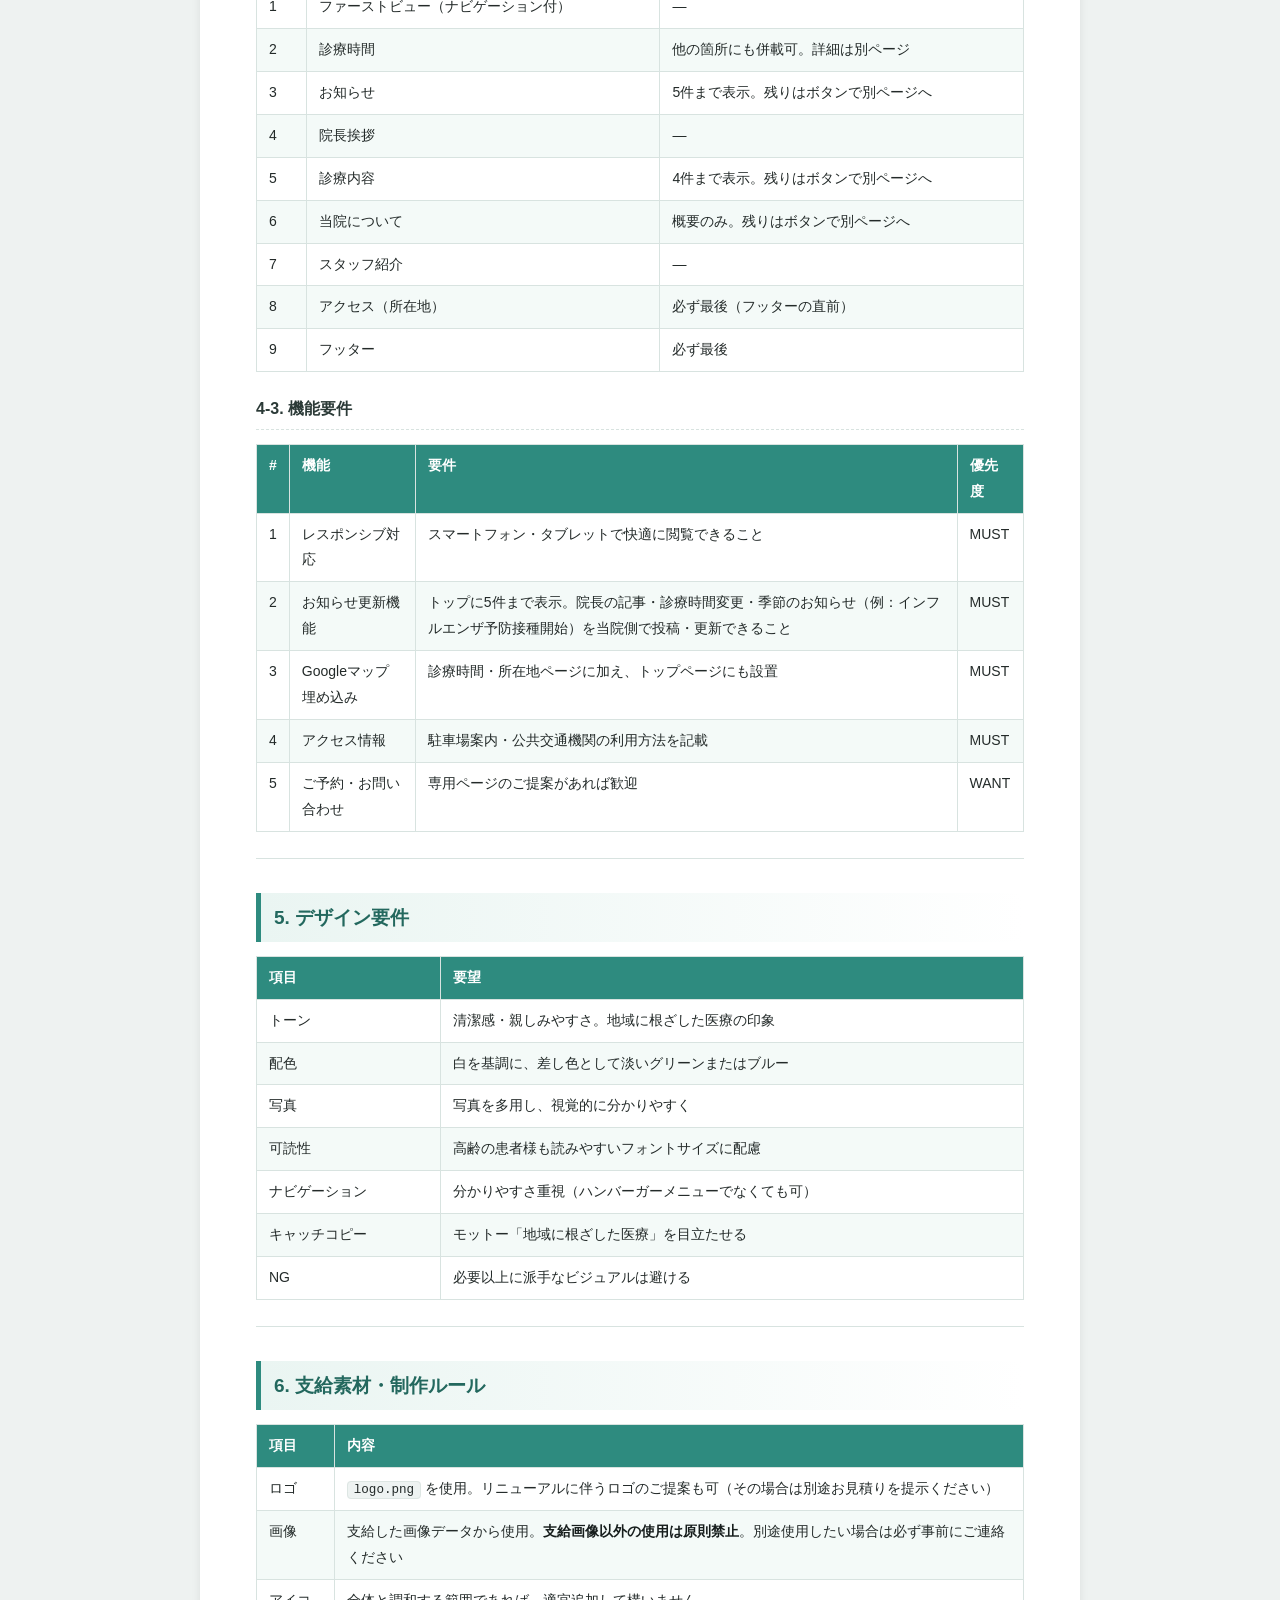
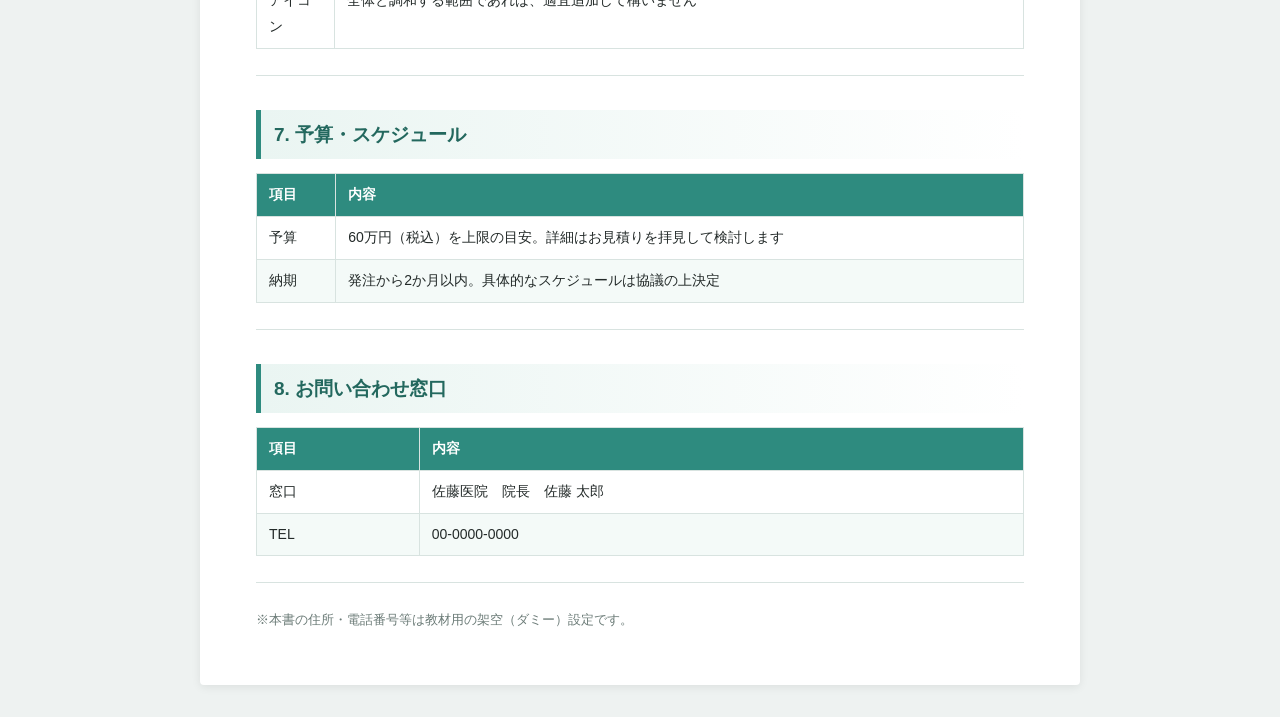
<file: docs/requirements/蛻ｶ菴應ｾ晞ｼ譖ｸ.html>
<!doctype html><html lang="ja"><head><meta charset="utf-8"><meta name="viewport" content="width=device-width, initial-scale=1"><title>佐藤医院 Webサイトリニューアル 制作依頼書</title><style>
:root{--accent:#2E8B7F;--accent-dark:#23685E;--line:#d8e3e0;--muted:#6B7B77;}
*{box-sizing:border-box;}
body{margin:0;background:#eef2f1;color:#232A29;line-height:1.85;font-size:15px;
 font-family:"Yu Gothic",YuGothic,"Hiragino Kaku Gothic ProN","Noto Sans JP","Meiryo",sans-serif;}
.page{max-width:880px;margin:32px auto;background:#fff;padding:46px 56px;
 box-shadow:0 2px 10px rgba(0,0,0,.08);border-radius:4px;}
h1{font-size:25px;color:var(--accent-dark);margin:0 0 22px;padding-bottom:14px;border-bottom:3px solid var(--accent);}
h2{font-size:19px;color:var(--accent-dark);margin:34px 0 14px;padding:7px 0 7px 13px;
 border-left:5px solid var(--accent);background:linear-gradient(90deg,#eaf5f2,rgba(255,255,255,0));}
h3{font-size:16px;color:#2b3a37;margin:22px 0 9px;padding-bottom:5px;border-bottom:1px dashed var(--line);}
p{margin:9px 0;}
strong{color:#161d1c;}
code{background:#eef3f2;border:1px solid #dde6e3;border-radius:4px;padding:1px 6px;
 font-family:Consolas,"Courier New",monospace;font-size:.9em;}
table{width:100%;border-collapse:collapse;margin:14px 0;font-size:14px;}
th,td{border:1px solid var(--line);padding:8px 12px;text-align:left;vertical-align:top;}
th{background:var(--accent);color:#fff;font-weight:600;}
tbody tr:nth-child(even){background:#f4faf8;}
ul{margin:9px 0;padding-left:1.4em;}
li{margin:4px 0;}
blockquote{margin:14px 0;padding:11px 16px;background:#f5faf8;border-left:4px solid var(--accent);
 color:#3a4a47;font-size:13.5px;border-radius:0 4px 4px 0;}
.small{color:var(--muted);font-size:12.5px;margin:6px 0;}
.right{text-align:right;}
hr{border:0;border-top:1px solid var(--line);margin:26px 0;}
@media print{body{background:#fff;}.page{box-shadow:none;margin:0;max-width:none;padding:0;border-radius:0;}}
@media (max-width:620px){.page{padding:24px 18px;}table{font-size:13px;}th,td{padding:6px 8px;}}
</style></head><body><main class="page"><h1>佐藤医院 Webサイトリニューアル 制作依頼書</h1>
<table><thead><tr><th>項目</th><th>内容</th></tr></thead><tbody><tr><td>文書名</td><td>佐藤医院 Webサイトリニューアル 制作依頼書</td></tr><tr><td>文書番号</td><td>SATO-WEB-2025-001</td></tr><tr><td>版数</td><td>1.0</td></tr><tr><td>発行日</td><td>2025年11月20日</td></tr><tr><td>発行者</td><td>佐藤医院　院長　佐藤 太郎</td></tr><tr><td>宛先</td><td>Web制作ご担当者 様</td></tr></tbody></table>
<blockquote>本書は、佐藤医院 公式Webサイトのリニューアル制作にあたり、当院の要望・要件をまとめたものです。ご不明点は末尾の窓口までお問い合わせください。</blockquote>
<hr>
<h2>1. 発注概要</h2>
<table><thead><tr><th>項目</th><th>内容</th></tr></thead><tbody><tr><td>案件名</td><td>佐藤医院 公式Webサイト リニューアル</td></tr><tr><td>依頼元</td><td>佐藤医院</td></tr><tr><td>所在地</td><td>〒123-4567　東京都台東区上野0-0-0</td></tr><tr><td>ご担当者</td><td>院長　佐藤 太郎</td></tr><tr><td>連絡先</td><td>TEL：00-0000-0000</td></tr><tr><td>予算</td><td>60万円（税込）を上限の目安</td></tr><tr><td>納期</td><td>発注から2か月以内（詳細スケジュールは協議の上決定）</td></tr></tbody></table>
<hr>
<h2>2. 背景と目的</h2>
<p>当院の現Webサイトは1990年代初頭に「ホームページビルダー」で作成したもので、現在のWeb標準や閲覧環境に対応できていません。デザインが古く、スマートフォンやタブレットでの閲覧が困難な状態です。</p>
<p>本リニューアルでは、次の3点を実現したいと考えています。</p>
<table><thead><tr><th>#</th><th>目的</th></tr></thead><tbody><tr><td>1</td><td>患者様が必要な情報へ素早くたどり着ける、分かりやすいナビゲーション</td></tr><tr><td>2</td><td>今風で清潔感のあるデザインにより、患者様へ安心感・信頼感を与える</td></tr><tr><td>3</td><td>スマートフォン対応（レスポンシブデザイン）による、幅広い端末での閲覧性向上</td></tr></tbody></table>
<h3>現状の課題</h3>
<table><thead><tr><th>#</th><th>課題</th></tr></thead><tbody><tr><td>1</td><td>モバイル未対応で、スマートフォンからの閲覧に不便がある</td></tr><tr><td>2</td><td>デザインが古く、情報が探しにくい構造になっている</td></tr><tr><td>3</td><td>「工事中」のまま放置されたページが多数ある</td></tr><tr><td>4</td><td>お知らせを当院側で更新できず、最新情報の提供が遅れる</td></tr></tbody></table>
<hr>
<h2>3. ターゲットユーザー（来院客層）</h2>
<p>当院の主な来院客層は以下のとおりです。デザイン・導線設計の参考にしてください。</p>
<table><thead><tr><th>区分</th><th>割合</th><th>主な特徴</th><th>主なニーズ</th></tr></thead><tbody><tr><td>中高年（40〜64歳）</td><td>約30〜40%</td><td>生活習慣病（高血圧・糖尿病等）の早期発見・管理が中心。健康診断・人間ドック利用が多く、ストレス由来の不調・メンタル相談も増加傾向</td><td>Web予約等の利便性／適切な健康アドバイス／長期的な治療方針の丁寧な説明</td></tr><tr><td>ファミリー層（子育て世代）</td><td>約20〜30%</td><td>子どもの風邪・感染症・予防接種で親子来院。親自身の受診も。柔軟な診療時間を重視</td><td>家族全員の診療（内科・小児対応）／清潔で安心な雰囲気／迅速で親身な対応</td></tr><tr><td>高齢者（65歳以上）</td><td>約20〜30%</td><td>慢性疾患の定期通院、予防接種、介護保険相談。一人暮らしも多い</td><td>バリアフリー設備／ゆっくり丁寧な説明／家族・介護者と連携した治療方針の共有</td></tr><tr><td>学生・若年層（10〜20代）</td><td>約10〜15%</td><td>急性疾患での来院。学校・職場提出用の健康診断書が必要な場合も</td><td>学校・アルバイト後にも対応できる柔軟な診療時間／気軽に相談できる安心感</td></tr><tr><td>幼児・小児（0〜9歳）</td><td>約5〜10%</td><td>発熱・アレルギー・感染症・定期予防接種での来院</td><td>子どもが怖がらない親しみやすい環境／迅速な診断と丁寧な説明</td></tr><tr><td>その他（観光・短期滞在）</td><td>ごく少数</td><td>滞在中の急な体調不良。外国人の場合は英語対応ニーズも</td><td>短時間で迅速な診療／簡単な英語でのコミュニケーション</td></tr></tbody></table>
<hr>
<h2>4. 制作要件</h2>
<h3>4-1. サイト全体（ページ構成）</h3>
<p>以下6ページの制作を希望します。ご予約・お問い合わせページのご提案も歓迎します。</p>
<table><thead><tr><th>#</th><th>ページ</th><th>主な掲載内容</th></tr></thead><tbody><tr><td>1</td><td>トップページ</td><td>各ページへの入口（下記4-2の構成）</td></tr><tr><td>2</td><td>お知らせ</td><td>お知らせ一覧・詳細</td></tr><tr><td>3</td><td>診療内容</td><td>診療メニューの詳細</td></tr><tr><td>4</td><td>当院について</td><td>院の概要・診療方針・スタッフ紹介</td></tr><tr><td>5</td><td>診療時間・所在地</td><td>診療時間・診療科目・アクセス・問い合わせ</td></tr><tr><td>6</td><td>よくあるご質問</td><td>FAQ</td></tr></tbody></table>
<h3>4-2. トップページの構成</h3>
<p>下表の順序を基本とします。ファーストビュー・診療時間・お知らせはページ上部から順に配置し、<strong>アクセスとフッターは必ず最後</strong>に置いてください。順序の細部はお任せします。</p>
<table><thead><tr><th>順</th><th>セクション</th><th>表示ルール</th></tr></thead><tbody><tr><td>1</td><td>ファーストビュー（ナビゲーション付）</td><td>—</td></tr><tr><td>2</td><td>診療時間</td><td>他の箇所にも併載可。詳細は別ページ</td></tr><tr><td>3</td><td>お知らせ</td><td>5件まで表示。残りはボタンで別ページへ</td></tr><tr><td>4</td><td>院長挨拶</td><td>—</td></tr><tr><td>5</td><td>診療内容</td><td>4件まで表示。残りはボタンで別ページへ</td></tr><tr><td>6</td><td>当院について</td><td>概要のみ。残りはボタンで別ページへ</td></tr><tr><td>7</td><td>スタッフ紹介</td><td>—</td></tr><tr><td>8</td><td>アクセス（所在地）</td><td>必ず最後（フッターの直前）</td></tr><tr><td>9</td><td>フッター</td><td>必ず最後</td></tr></tbody></table>
<h3>4-3. 機能要件</h3>
<table><thead><tr><th>#</th><th>機能</th><th>要件</th><th>優先度</th></tr></thead><tbody><tr><td>1</td><td>レスポンシブ対応</td><td>スマートフォン・タブレットで快適に閲覧できること</td><td>MUST</td></tr><tr><td>2</td><td>お知らせ更新機能</td><td>トップに5件まで表示。院長の記事・診療時間変更・季節のお知らせ（例：インフルエンザ予防接種開始）を当院側で投稿・更新できること</td><td>MUST</td></tr><tr><td>3</td><td>Googleマップ埋め込み</td><td>診療時間・所在地ページに加え、トップページにも設置</td><td>MUST</td></tr><tr><td>4</td><td>アクセス情報</td><td>駐車場案内・公共交通機関の利用方法を記載</td><td>MUST</td></tr><tr><td>5</td><td>ご予約・お問い合わせ</td><td>専用ページのご提案があれば歓迎</td><td>WANT</td></tr></tbody></table>
<hr>
<h2>5. デザイン要件</h2>
<table><thead><tr><th>項目</th><th>要望</th></tr></thead><tbody><tr><td>トーン</td><td>清潔感・親しみやすさ。地域に根ざした医療の印象</td></tr><tr><td>配色</td><td>白を基調に、差し色として淡いグリーンまたはブルー</td></tr><tr><td>写真</td><td>写真を多用し、視覚的に分かりやすく</td></tr><tr><td>可読性</td><td>高齢の患者様も読みやすいフォントサイズに配慮</td></tr><tr><td>ナビゲーション</td><td>分かりやすさ重視（ハンバーガーメニューでなくても可）</td></tr><tr><td>キャッチコピー</td><td>モットー「地域に根ざした医療」を目立たせる</td></tr><tr><td>NG</td><td>必要以上に派手なビジュアルは避ける</td></tr></tbody></table>
<hr>
<h2>6. 支給素材・制作ルール</h2>
<table><thead><tr><th>項目</th><th>内容</th></tr></thead><tbody><tr><td>ロゴ</td><td><code>logo.png</code> を使用。リニューアルに伴うロゴのご提案も可（その場合は別途お見積りを提示ください）</td></tr><tr><td>画像</td><td>支給した画像データから使用。<strong>支給画像以外の使用は原則禁止</strong>。別途使用したい場合は必ず事前にご連絡ください</td></tr><tr><td>アイコン</td><td>全体と調和する範囲であれば、適宜追加して構いません</td></tr></tbody></table>
<hr>
<h2>7. 予算・スケジュール</h2>
<table><thead><tr><th>項目</th><th>内容</th></tr></thead><tbody><tr><td>予算</td><td>60万円（税込）を上限の目安。詳細はお見積りを拝見して検討します</td></tr><tr><td>納期</td><td>発注から2か月以内。具体的なスケジュールは協議の上決定</td></tr></tbody></table>
<hr>
<h2>8. お問い合わせ窓口</h2>
<table><thead><tr><th>項目</th><th>内容</th></tr></thead><tbody><tr><td>窓口</td><td>佐藤医院　院長　佐藤 太郎</td></tr><tr><td>TEL</td><td>00-0000-0000</td></tr></tbody></table>
<hr>
<p class="small">※本書の住所・電話番号等は教材用の架空（ダミー）設定です。</p></main></body></html>
</file>
<file: css/style.css>
/* Site dimensions reduced to 90% while preserving layout proportions. */
:root {
  --accent: #5acce5;
  --frame-bg: #f7fcfe;
  --text: #245c68;
  --shadow: #2b3940;
  --shadow-soft: rgba(43, 57, 64, .18);
  --shadow-strong: rgba(43, 57, 64, .34);
  --line: #8aaab2;
  --white: #ffffff;
  --content: 1087.2px;
  --subpage-title-size: 72px;
  --ui-shadow: 0 4.5px 7.2px rgba(43, 57, 64, .32);
  --text-shadow-soft: 0 2.7px 7.2px rgba(43, 57, 64, .32);
  --subpage-title-shadow: var(--text-shadow-soft);
}

* {
  box-sizing: border-box;
}

html {
  scroll-behavior: smooth;
  scroll-padding-top: 144px;
}

body {
  margin: 0;
  min-width: 1116px;
  color: var(--text);
  background: var(--frame-bg);
  font-family: "Noto Sans JP", sans-serif;
  font-size: 14.4px;
  line-height: 1.8;
  letter-spacing: 0.01em;
}

a {
  color: inherit;
  text-decoration: none;
}

img {
  display: block;
  max-width: 100%;
}

.sr-only {
  position: absolute;
  width: 0.9px;
  height: 0.9px;
  padding: 0;
  margin: -0.9px;
  overflow: hidden;
  clip: rect(0, 0, 0, 0);
  white-space: nowrap;
  border: 0;
}

.section-shell,
.header-inner {
  width: var(--content);
  margin-inline: auto;
}

.site-header {
  position: sticky;
  top: 0;
  z-index: 100;
  padding: 17.55px 0 10.35px;
  background: var(--frame-bg);
  overflow: visible;
}

.header-inner {
  min-height: 86.4px;
  display: flex;
  align-items: center;
  justify-content: space-between;
  overflow: visible;
}

.brand {
  flex: 0 0 auto;
  display: flex;
  align-items: center;
  min-height: 86.4px;
  padding: 5.4px 0;
  overflow: visible;
  background: transparent;
}

.brand img {
  display: block;
  width: 205.2px;
  height: auto;
  max-width: none;
  max-height: none;
  object-fit: contain;
  object-position: left center;
  overflow: visible;
  clip-path: none;
  background: transparent;
}

.global-nav {
  display: flex;
  align-items: center;
  gap: 37.8px;
  font-size: 20.7px;
  font-weight: 800;
  white-space: nowrap;
}

.global-nav a {
  padding: 10.8px 0;
  transition: color .15s ease;
}

.global-nav a:hover,
.global-nav a:focus-visible {
  color: var(--accent);
}

.hero {
  padding-top: 0;
}

.hero img {
  width: 100%;
  border-radius: 46.8px;
  box-shadow: none;
}

.hero-slideshow {
  position: relative;
  aspect-ratio: 1208 / 739;
  overflow: hidden;
  border-radius: 46.8px;
  background: #e3f1f3;
}

.hero-slideshow .hero-slide {
  position: absolute;
  inset: 0;
  height: 100%;
  opacity: 0;
  transition: opacity 2s ease-in-out;
}

.hero-slide.is-active { opacity: 1; }
.hero-slide img {
  position: absolute;
  inset: 0;
  height: 100%;
  object-fit: cover;
}
.hero-slideshow .hero-slide--waiting img {
  inset: -10.8px;
  width: calc(100% + 21.6px);
  max-width: none;
  height: calc(100% + 21.6px);
  border-radius: 0;
}
.hero-slideshow .hero-slide--digestive img {
  inset: -43.2px;
  width: calc(100% + 86.4px);
  max-width: none;
  height: calc(100% + 86.4px);
  border-radius: 0;
  object-position: center top;
}
.hero-slideshow .hero-slide--family img { object-position: right center; }

.hero-slide-caption {
  position: absolute;
  left: 144px;
  bottom: 50.4px;
  margin: 0;
  color: #fff;
  font-size: 54px;
  line-height: 1.2;
  font-weight: 800;
  text-shadow: var(--text-shadow-soft);
  opacity: 0;
  transform: translateY(10.8px);
  transition: opacity 2s ease-in-out, transform 2s ease-in-out;
  pointer-events: none;
}

.hero-slideshow.is-ready .hero-slide-caption {
  opacity: 1;
}

.hero-slideshow.is-ready .hero-slide.is-active .hero-slide-caption {
  transform: translateY(0);
}

.hero-slide--waiting .hero-slide-caption {
  top: 108px;
  right: 43.2px;
  bottom: auto;
  left: 43.2px;
  font-size: 50.7px;
  text-align: center;
  white-space: nowrap;
}
.hero-slide--digestive .hero-slide-caption {
  top: 108px;
  right: 43.2px;
  bottom: auto;
  left: auto;
  font-size: 52.2px;
  color: var(--text);
  text-shadow: none;
}

.hero-slide--courtyard .hero-slide-caption {
  top: 50%;
  right: 43.2px;
  bottom: auto;
  left: 43.2px;
  translate: 0 -50%;
  font-size: 58.5px;
  text-align: center;
}

.hero-slideshow-toggle {
  position: absolute;
  right: 25.2px;
  bottom: 21.6px;
  z-index: 1;
  padding: 9px 16.2px;
  border: 0.9px solid rgba(255,255,255,.7);
  border-radius: 21.6px;
  background: rgba(36,92,104,.85);
  color: #fff;
  font: inherit;
  cursor: pointer;
}

.hero-slideshow-toggle:focus-visible {
  outline: 2.7px solid #fff;
  outline-offset: 2.7px;
}

@media (prefers-reduced-motion: reduce) {
  .hero-slideshow .hero-slide,
  .hero-slide-caption { transition: none; }
  .hero-slide-caption { transform: none; }
}

.schedule {
  padding-top: 85.5px;
  text-align: center;
}

.schedule-table {
  width: 100%;
  border-collapse: collapse;
  table-layout: fixed;
  background: var(--white);
  font-size: 21.6px;
  line-height: 1;
  box-shadow: none;
}

.schedule-table th,
.schedule-table td {
  height: 64.8px;
  border: 1.8px solid #cbd4d8;
  text-align: center;
  vertical-align: middle;
}

.schedule-table thead th,
.schedule-table tbody th {
  background: var(--accent);
  color: #fff;
  font-weight: 700;
}

.schedule-table thead th:first-child,
.schedule-table tbody th {
  width: 175.5px;
}

.schedule-table .closed {
  color: var(--accent);
  font-weight: 800;
}

.schedule-table tbody th {
  line-height: 1.4;
}

.schedule-table .schedule-time {
  display: inline-block;
  white-space: nowrap;
}

.schedule-detail {
  margin-top: 25.2px;
  font-size: 16.2px;
  font-weight: 500;
}

.schedule-detail p {
  margin: 8.1px 0;
}

.schedule-detail .legend {
  display: flex;
  justify-content: center;
  gap: 39.6px;
  margin-bottom: 18px;
  font-size: 22.5px;
}

.closed-text {
  color: var(--accent);
}

.news {
  padding-top: 108px;
  text-align: center;
}

.pill-title {
  margin: 0 0 43.2px;
  padding: 22.5px 27px 25.2px;
  color: #fff;
  background: var(--accent);
  border-radius: 54px;
  box-shadow: var(--ui-shadow);
  font-size: 27.9px;
  line-height: 1;
  font-weight: 700;
  text-align: center;
}

.news-list {
  width: 1008px;
  margin: 0 auto;
}

.news-row {
  display: grid;
  grid-template-columns: 189px 1fr 153px;
  align-items: center;
  min-height: 90.9px;
  border-bottom: 0.9px solid rgba(36, 92, 104, .55);
  text-align: left;
}

.news-row time {
  padding-left: 61.2px;
  font-weight: 700;
  font-size: 16.2px;
}

.news-row h3 {
  margin: 0;
  font-size: 23.4px;
  font-weight: 600;
  text-align: center;
}

.news-row > a {
  justify-self: center;
  font-size: 12.6px;
  font-weight: 700;
}

.news-row > a::before,
.text-link::before {
  content: "";
  display: inline-block;
  width: 9.9px;
  height: 9.9px;
  margin-right: 7.2px;
  border-radius: 50%;
  background: var(--accent);
  vertical-align: 0.9px;
}

.text-link {
  display: inline-block;
  margin-top: 25.2px;
  font-size: 16.2px;
  font-weight: 600;
}

.section-title,
.framed-title {
  position: relative;
  width: fit-content;
  max-width: 100%;
  margin: 0 auto 68.4px;
  color: var(--accent);
  font-size: 32.4px;
  line-height: 1.25;
  font-weight: 700;
  text-align: center;
}

.section-title::before,
.section-title::after,
.framed-title::before,
.framed-title::after {
  content: "";
  display: block;
  width: 100%;
  height: 1.8px;
  margin-inline: auto;
  background: var(--accent);
  opacity: .78;
}

.section-title::before,
.framed-title::before {
  margin-bottom: 18px;
}

.section-title::after,
.framed-title::after {
  margin-top: 18px;
}

.greeting {
  padding-top: 121.5px;
}

.greeting-grid {
  display: grid;
  grid-template-columns: 365.4px 1fr;
  gap: 57.6px;
  width: 954px;
  margin: 0 auto;
  align-items: center;
}

.greeting-grid > img {
  width: 365.4px;
  border-radius: 39.6px;
  box-shadow: none;
}

.greeting-copy {
  font-size: 15.3px;
  line-height: 1.55;
  font-weight: 500;
}

.greeting-copy p {
  margin: 0 0 18px;
}

.signature {
  margin-top: 27px !important;
  text-align: right;
  font-weight: 700;
}

.services {
  padding-top: 126px;
}

.services .section-title { margin-bottom: 32px; }

.services-intro {
  max-width: 820px;
  margin: 0 auto 48px;
  font-size: 18px;
  line-height: 1.9;
  font-weight: 500;
  text-align: center;
}

.service-grid {
  display: grid;
  grid-template-columns: repeat(2, 455.4px);
  justify-content: center;
  column-gap: 100.8px;
  row-gap: 63px;
}

.service-card img {
  width: 455.4px;
  height: 366.3px;
  object-fit: cover;
  border-radius: 37.8px;
  box-shadow: none;
}

.service-card h3 {
  margin: 27px 0 14.4px;
  font-size: 23.4px;
  line-height: 1.25;
  font-weight: 800;
  text-align: center;
}

.service-card p {
  margin: 0;
  font-size: 17.1px;
  line-height: 1.75;
  font-weight: 500;
}

.service-more {
  display: block;
  width: max-content;
  margin: 55.8px auto 0;
}

.about {
  padding-top: 121.5px;
}

.about img {
  width: 1087.2px;
  height: auto;
  border-radius: 0;
  box-shadow: none;
}

.staff {
  padding-top: 139.5px;
}

.staff-lead {
  margin: -25.2px 0 81px;
  font-size: 16.2px;
  line-height: 1.95;
  font-weight: 600;
  text-align: center;
}

.director-profile {
  width: 945px;
  margin: 0 auto 81px;
  display: grid;
  grid-template-columns: 365.4px 1fr;
  gap: 63px;
  align-items: center;
}

.director-profile img {
  width: 365.4px;
  height: 365.4px;
  object-fit: cover;
  border-radius: 50%;
  box-shadow: none;
}

.director-profile h3,
.staff-card h3,
.office-profile h3 {
  margin: 0 0 10.8px;
  font-size: 26.1px;
  line-height: 1.35;
  font-weight: 800;
}

.director-profile p,
.staff-card p,
.office-profile p {
  margin: 3.6px 0;
  font-size: 15.3px;
  line-height: 1.75;
  font-weight: 500;
}

.staff-grid {
  width: 900px;
  margin: 0 auto;
  display: grid;
  grid-template-columns: repeat(2, 387px);
  justify-content: space-between;
  gap: 72px;
}

.staff-card {
  text-align: left;
}

.staff-card img {
  width: 288px;
  height: 288px;
  margin: 0 auto 25.2px;
  object-fit: cover;
  border-radius: 50%;
}

.staff-card img,
.office-profile img {
  box-shadow: var(--ui-shadow);
}

.staff-card h3 {
  text-align: center;
  font-size: 22.5px;
}

.office-profile {
  width: 594px;
  margin: 94.5px auto 0;
  text-align: left;
}

.office-profile img {
  width: 288px;
  height: 288px;
  margin: 0 auto 25.2px;
  object-fit: cover;
  border-radius: 50%;
}

.office-profile h3 {
  text-align: center;
  font-size: 22.5px;
}

.staff .staff-portrait {
  border-radius: 50%;
  transform: scale(1);
  transform-origin: center;
  transition: transform .9s cubic-bezier(.16, 1, .3, 1);
}

.staff .staff-portrait.is-pending {
  transform: scale(.2);
}

@media (prefers-reduced-motion: reduce) {
  .staff .staff-portrait {
    transition: none;
  }
  .staff .staff-portrait.is-pending {
    transform: scale(1);
  }
}

.access {
  padding-top: 139.5px;
  padding-bottom: 144px;
  text-align: center;
}

.map-reference {
  width: 100%;
  align-self: start;
}

.map-reference--home {
  width: min(100%, 688.5px);
  margin: 0 auto;
}

.map-embed {
  display: block;
  width: 100%;
  height: auto;
  aspect-ratio: 688.5 / 578.7;
  min-height: 240px;
  border: 0;
  border-radius: 25.2px;
}

.map-note {
  margin: 16px 0 0;
  font-size: 14px;
  line-height: 1.8;
  text-align: left;
}

.address {
  margin: 52.2px 0 0;
  font-size: 22.5px;
  line-height: 1.45;
  font-weight: 500;
}

.contact {
  padding-top: 90px;
}

.contact-box {
  width: 828px;
  margin: 0 auto;
  padding: 30.6px 52.2px 39.6px;
  background: #fff;
  border: 1.8px solid var(--accent);
  border-radius: 40.5px;
  box-shadow: var(--ui-shadow);
  color: var(--accent);
  text-align: center;
}

.contact-box h2 {
  margin: 0 0 21.6px;
  font-size: 32.4px;
  line-height: 1.2;
  font-weight: 800;
}

.contact-box p {
  margin: 6.3px 0;
  font-size: 19.8px;
  line-height: 1.55;
  font-weight: 700;
}

.contact-box .contact-note {
  margin-top: 27.9px;
  font-size: 20.7px;
}

.subjects {
  padding-top: 130.5px;
  text-align: center;
}

.subjects .section-title {
  margin-bottom: 52.2px;
}

.subjects p,
.subjects-list p {
  margin: 22.5px 0;
  font-size: 27.9px;
  line-height: 1.55;
  font-weight: 500;
}

.site-footer {
  padding: 28.8px 21.6px 39.6px;
  background: var(--accent);
  color: #fff;
  text-align: center;
}

.disclaimer {
  max-width: 972px;
  margin: 0 auto 19.8px;
  font-size: 11.7px;
  line-height: 1.7;
  font-weight: 500;
}

.copyright {
  margin: 0;
  font-size: 27px;
  line-height: 1;
  font-weight: 700;
}


/* 2026-10-01 design fidelity fixes */
.global-nav,
.schedule-detail,
.news-row,
.greeting-copy,
.service-card,
.staff,
.access,
.subjects {
  color: var(--text);
}

.global-nav {
  text-shadow: 0.9px 1.8px 3.6px rgba(36, 92, 104, .16);
}

.service-card h3,
.director-profile h3,
.staff-card h3,
.office-profile h3 {
  color: var(--text);
}

/* =========================================================
   PC sub pages
   ========================================================= */
.global-nav a.is-current {
  color: var(--accent);
}

.about-link {
  display: block;
}

.subpage-main {
  padding-top: 0;
}

.sub-hero img {
  width: 100%;
  height: auto;
  border-radius: 0;
  box-shadow: none;
}

.page-news .sub-hero,
.page-news-detail .sub-hero {
  position: relative;
}

/* Subpage hero titles share a size and shadow; news titles have no shadow. */
.page-services .sub-hero {
  position: relative;
  height: 328.5px;
  overflow: hidden;
  border-radius: 43.2px;
}
.page-services .sub-hero img {
  position: absolute;
  inset: -21.6px;
  width: calc(100% + 43.2px);
  max-width: none;
  height: calc(100% + 43.2px);
  object-fit: cover;
  border-radius: 0;
  box-shadow: none;
}
.services-hero-title {
  position: absolute;
  z-index: 1;
  top: 50%;
  left: 50%;
  transform: translate(-50%, -50%);
  margin: 0;
  color: #fff;
  font-size: var(--subpage-title-size);
  line-height: 1.2;
  font-weight: 700;
  white-space: nowrap;
  text-shadow: var(--subpage-title-shadow);
}
.news-hero-title {
  position: absolute;
  z-index: 1;
  top: 50%;
  left: 10%;
  transform: translateY(-50%);
  margin: 0;
  color: #fff;
  font-size: var(--subpage-title-size);
  line-height: 1.2;
  font-weight: 700;
  white-space: nowrap;
  text-shadow: none;
}

.back-top {
  display: inline-block;
  margin: 30.6px 0 59.4px 34.2px;
  color: var(--accent);
  font-size: 25.2px;
  line-height: 1.2;
  font-weight: 800;
}

.back-top:hover,
.back-top:focus-visible,
.news-row a:hover,
.news-row a:focus-visible,
.sub-news-row a:hover,
.sub-news-row a:focus-visible,
.sub-news-more:hover,
.sub-news-more:focus-visible {
  opacity: .72;
}

/* News */
.page-news .subpage-main {
  min-height: 2934px;
}

.sub-news-list {
  width: 1062px;
  margin: 0 auto;
}

.sub-news-row {
  display: grid;
  grid-template-columns: 220.5px 1fr 171px;
  align-items: center;
  min-height: 97.2px;
  border-bottom: 1.35px solid rgba(36, 92, 104, .72);
}

.sub-news-row time {
  padding-left: 73.8px;
  color: var(--text);
  font-size: 18px;
  font-weight: 800;
}

.sub-news-row h2 {
  margin: 0;
  color: var(--text);
  font-size: 24.3px;
  line-height: 1.4;
  font-weight: 600;
  text-align: center;
}

.sub-news-row > a {
  justify-self: center;
  color: var(--text);
  font-size: 12.6px;
  font-weight: 800;
}

.sub-news-row > a::before,
.sub-news-more::before {
  content: "";
  display: inline-block;
  width: 10.8px;
  height: 10.8px;
  margin-right: 6.3px;
  border-radius: 50%;
  background: var(--accent);
  vertical-align: 0;
}

.sub-news-more {
  display: block;
  width: max-content;
  margin: 30.6px auto 0;
  color: var(--text);
  font-size: 16.2px;
  font-weight: 600;
}

.page-top-float {
  position: fixed;
  right: 57.6px;
  bottom: calc(130px + env(safe-area-inset-bottom, 0px));
  z-index: 10;
  display: grid;
  place-items: center;
  width: 68px;
  height: 68px;
  border: 3px solid var(--accent);
  border-radius: 50%;
  background: #fff;
  color: var(--accent);
  box-shadow: 0 3px 8px rgba(36, 92, 104, .12);
  transition: background-color .2s, color .2s;
}

.page-top-float:hover {
  background: var(--accent);
  color: #fff;
}

.page-top-float:focus-visible {
  outline: 3px solid var(--text);
  outline-offset: 4px;
}

.menu-open .page-top-float {
  display: none;
}

@media (prefers-reduced-motion: reduce) {
  .page-top-float { transition: none; }
}

.faq-float {
  position: fixed;
  right: 57.6px;
  bottom: 39.6px;
  z-index: 10;
  display: flex;
  align-items: center;
  justify-content: center;
  gap: 19.8px;
  min-width: 316.8px;
  padding: 12.6px 25.2px;
  border-radius: 48.6px;
  background: var(--accent);
  color: #fff;
  box-shadow: var(--ui-shadow);
  font-size: 25.2px;
  line-height: 1;
  font-weight: 800;
}


/* Services */
.page-services .subpage-main {
  padding-bottom: 121.5px;
}

.service-detail-grid {
  display: grid;
  grid-template-columns: repeat(2, 1fr);
  column-gap: 61.2px;
  row-gap: 64.8px;
  width: 1087.2px;
  margin: 0 auto;
}

.service-detail-card {
  width: 513px;
}

.service-detail-card img {
  width: 100%;
  height: 412.2px;
  object-fit: cover;
  border-radius: 0;
  box-shadow: none;
}

.service-detail-card h2 {
  margin: 27px 0 18px;
  color: var(--text);
  font-size: 27.9px;
  line-height: 1.3;
  font-weight: 800;
  text-align: center;
}

.service-detail-card p {
  margin: 0;
  color: var(--text);
  font-size: 18px;
  line-height: 1.75;
  font-weight: 500;
}

.service-detail-card--single {
  grid-column: 1 / -1;
  justify-self: center;
}

/* About */
.page-about .subpage-main {
  min-height: 2934px;
}

.about-detail {
  width: 1087.2px;
  margin: 49.5px auto 0;
}

.about-detail img {
  width: 100%;
  height: auto;
  box-shadow: none;
}


/* News detail pages */
.page-news-detail .subpage-main {
  min-height: 2340px;
  padding-bottom: 135px;
}

.news-detail-nav {
  display: flex;
  align-items: center;
  justify-content: space-between;
  margin: 30.6px 34.2px 0;
}

.news-detail-nav .back-top {
  margin: 0;
}

.back-news {
  color: var(--accent);
  font-size: 25.2px;
  line-height: 1.2;
  font-weight: 700;
}

.back-news:hover,
.back-news:focus-visible,
.news-detail-list-link:hover,
.news-detail-list-link:focus-visible {
  opacity: .72;
}

.news-detail-article {
  width: 936px;
  margin: 99px auto 0;
  color: var(--text);
}

.news-detail-article time {
  display: block;
  margin-bottom: 18px;
  font-size: 18px;
  line-height: 1.4;
  font-weight: 700;
}

.news-detail-article h2 {
  margin: 0;
  color: var(--text);
  font-size: 30.6px;
  line-height: 1.5;
  font-weight: 700;
  letter-spacing: .02em;
}

.news-detail-divider {
  width: 100%;
  height: 0.9px;
  margin: 30.6px 0 41.4px;
  background: rgba(36, 92, 104, .66);
}

.news-detail-article p {
  margin: 0;
  font-size: 18px;
  line-height: 2.1;
  font-weight: 500;
  letter-spacing: .02em;
}

.news-detail-list-link {
  display: block;
  width: max-content;
  margin: 64.8px auto 0;
  color: var(--text);
  font-size: 25.2px;
  font-weight: 600;
}

.news-detail-list-link::first-letter {
  color: var(--accent);
}


/* =========================================================
   Final multipage additions
   ========================================================= */

/* Subpage headings share the index page's lines above and below the text. */
.framed-title {
  margin-bottom: 41.4px;
}

.custom-hero img {
  width: 100%;
  height: 362.7px;
  object-fit: cover;
  border-radius: 43.2px;
  box-shadow: none;
}

.breadcrumb {
  display: flex;
  gap: 9px;
  align-items: center;
  margin: 28.8px 0 0 32.4px;
  font-size: 14.4px;
  font-weight: 600;
}
.breadcrumb a { color: var(--accent); }

.page-intro {
  width: 945px;
  margin: 63px auto 75.6px;
  font-size: 18px;
  line-height: 1.9;
  font-weight: 500;
  text-align: center;
}

.content-section {
  margin-top: 82.8px;
}

.plain-card,
.policy-card,
.faq-card,
.contact-list {
  background: rgba(255,255,255,.9);
  border: 0.9px solid rgba(90,204,229,.18);
  border-radius: 23.4px;
  box-shadow: 0 3.6px 10.8px rgba(36,92,104,.09);
}

.plain-card {
  padding: 30.6px 39.6px;
}
.plain-card p {
  margin: 0;
  font-size: 16.2px;
  line-height: 2;
  font-weight: 500;
}

/* About */
.about-page-main { padding-bottom: 135px; }
.about-hero {
  position: relative;
  background: #fff;
  border-radius: 43.2px;
  overflow: hidden;
}
.about-hero img {
  height: 328.5px;
  object-fit: cover;
  opacity: .82;
}
.about-hero-title {
  position: absolute;
  z-index: 1;
  top: 50%;
  left: 50%;
  transform: translate(-50%, -50%);
  margin: 0;
  color: #fff;
  font-size: var(--subpage-title-size);
  line-height: 1.2;
  font-weight: 700;
  white-space: nowrap;
  text-shadow: var(--subpage-title-shadow);
}
.about-intro {
  margin: 21.6px auto 0;
}

.about-feature-grid {
  display: grid;
  grid-template-columns: repeat(3, 1fr);
  gap: 23.4px;
  margin-top: 41.4px;
}
.about-feature-card {
  padding: 21.6px 19.8px 25.2px;
  background: #fff;
  border-radius: 23.4px;
  box-shadow: 0 3.6px 10.8px rgba(36,92,104,.10);
}
.about-feature-card h2 {
  margin: 0 0 18px;
  font-size: 20.7px;
  line-height: 1.4;
  text-align: center;
}
.about-feature-card img {
  width: 100%;
  height: 198px;
  object-fit: cover;
  border-radius: 16.2px;
  box-shadow: none;
}
.about-feature-card .about-family-image {
  object-position: right center;
}
.about-feature-card p {
  margin: 16.2px 0 0;
  font-size: 13.95px;
  line-height: 1.85;
  font-weight: 500;
}
.policy-card { padding: 25.2px 30.6px 30.6px; }
.policy-intro {
  margin: 0 0 19.8px;
  font-size: 15.3px;
  line-height: 1.9;
}
.policy-table {
  width: 100%;
  border-collapse: collapse;
  background: #fff;
  font-size: 14.4px;
}
.policy-table th,
.policy-table td {
  padding: 11.7px 14.4px;
  border-bottom: 0.9px solid rgba(36,92,104,.18);
  text-align: left;
  vertical-align: middle;
}
.policy-table th {
  width: 54px;
  color: var(--accent);
  text-align: center;
}
.policy-table td:nth-child(2) {
  width: 261px;
  font-weight: 700;
}
.about-future { margin-bottom: 0; }
.future-card { padding: 34.2px 41.4px; }

.about-staff-lead {
  max-width: 820px;
  margin: 0 auto 36px;
  font-size: 16px;
  line-height: 1.9;
  text-align: center;
}

.about-staff-grid {
  display: grid;
  grid-template-columns: repeat(2, minmax(0, 1fr));
  gap: 28px;
}

.about-staff-card {
  padding: 32px;
  border: 1px solid rgba(90, 204, 229, .18);
  border-top: 3px solid var(--accent);
  border-radius: 24px;
  background: rgba(255, 255, 255, .9);
  box-shadow: 0 3.6px 10.8px rgba(36, 92, 104, .09);
}

.about-staff-heading {
  display: flex;
  align-items: center;
  gap: 24px;
  margin-bottom: 24px;
}

.about-staff-heading img {
  flex: 0 0 128px;
  width: 128px;
  height: 128px;
  object-fit: cover;
  border-radius: 50%;
}

.about-staff-heading h3 {
  margin: 0;
  font-size: 26px;
  line-height: 1.5;
}

.about-staff-role {
  display: block;
  margin-bottom: 6px;
  font-size: 15px;
  font-weight: 500;
}

.about-staff-card p {
  margin: 0 0 16px;
  font-size: 16px;
  line-height: 1.9;
}

.about-staff-card p:last-child { margin-bottom: 0; }

/* FAQ */
.faq-page-main { padding-bottom: 126px; }
.faq-section { margin-top: 73.8px; }
.faq-card { padding: 16.2px 25.2px; }
.faq-card dl { margin: 0; }
.faq-item {
  padding: 16.2px 0 19.8px;
  border-bottom: 0.9px solid rgba(36,92,104,.18);
}
.faq-item:last-child { border-bottom: 0; }
.faq-item dt,
.faq-item dd {
  display: grid;
  grid-template-columns: 48.6px 1fr;
  gap: 10.8px;
  align-items: start;
  margin: 0;
}
.faq-item dt {
  padding: 12.6px 16.2px;
  background: rgba(90,204,229,.10);
  border-radius: 10.8px;
  font-size: 16.2px;
  font-weight: 700;
}
.faq-item dd {
  padding: 15.3px 16.2px 0;
  font-size: 14.4px;
  line-height: 1.8;
  font-weight: 500;
}
.faq-item span {
  color: var(--accent);
  font-size: 16.2px;
  font-weight: 800;
}
.faq-page-main .page-intro,
.faq-closing {
  display: flex;
  align-items: center;
  justify-content: center;
  padding: 24.3px 30.6px 18.9px;
  background: rgba(90,204,229,.08);
  border-radius: 16.2px;
}
.faq-closing {
  width: 756px;
  margin: 77.4px auto 0;
  font-size: 16.2px;
  line-height: 1.8;
  text-align: center;
  font-weight: 600;
}

/* Location */
.location-page-main { padding-bottom: 126px; }
.location-schedule .schedule-detail {
  text-align: center;
}
.subjects-list {
  text-align: center;
}
.center-note {
  margin: 25.2px 0 0;
  font-size: 15.3px;
  text-align: center;
}
.location-grid {
  display: grid;
  grid-template-columns: 585px 1fr;
  gap: 43.2px;
  align-items: stretch;
}
.location-grid > img {
  width: 585px;
  align-self: start;
  height: auto;
  object-fit: contain;
  border-radius: 25.2px;
  box-shadow: none;
}
.location-copy {
  padding: 25.2px 25.2px;
  background: rgba(255,255,255,.65);
  border-radius: 19.8px;
  font-size: 18px;
  line-height: 1.8;
  font-weight: 500;
}
.location-copy p { margin: 0; }
.location-copy hr {
  border: 0;
  border-top: 0.9px solid rgba(36,92,104,.28);
  margin: 25.2px 0;
}
.contact-list {
  width: 738px;
  margin: 0 auto;
  padding: 25.2px 63px;
}
.contact-list p {
  display: grid;
  grid-template-columns: 117px 25.2px 1fr;
  margin: 9px 0;
  font-size: 18px;
  line-height: 1.6;
}
.contact-list span { font-weight: 700; }
.contact-list b { font-weight: 500; }

/* White question-mark badge shared by every floating FAQ button. */
.faq-float-icon {
  display: flex;
  align-items: center;
  justify-content: center;
  flex: 0 0 50.4px;
  width: 50.4px;
  height: 50.4px;
  border-radius: 50%;
  background: #fff;
  color: var(--accent);
  font-size: 28.8px;
  line-height: 1;
  font-weight: 800;
}

/* Keep subpage hero corners aligned with the original site */
.sub-hero img {
  border-radius: 43.2px;
}

/* Footer remains compact so the source disclaimer is readable. */
.site-footer { margin-top: 0; }


/* News archive */
.archive-main { padding: 41.4px 0 189px; }
.archive-content { margin: 34.2px 25.2px 0; }
.archive-heading { margin: 0 25.2px; font-size: 34.2px; line-height: 1.5; }
.archive-heading::after {
  content: "";
  display: block;
  width: 63px;
  height: 5.4px;
  margin-top: 18px;
  border-radius: 2.7px;
  background: var(--accent);
}
.archive-intro { margin: 27px 0 30.6px; font-size: 18px; }
.archive-years { display: flex; gap: 18px; margin-bottom: 48.6px; }
.archive-year-button {
  min-width: 216px;
  padding: 12.6px 27px;
  border: 1.35px solid var(--accent);
  border-radius: 21.6px;
  background: #fff;
  color: var(--text);
  font: inherit;
  font-size: 19.8px;
  font-weight: 700;
  cursor: pointer;
}
.archive-year-button[aria-pressed="true"] { background: var(--accent); color: #fff; }
.archive-year-section h2 { margin: 0 0 18px; font-size: 28.8px; }
.archive-year-section + .archive-year-section { margin-top: 43.2px; }
.archive-year-section[hidden] { display: none; }
.archive-list,
.archive-empty {
  padding: 0 21.6px;
  border: 0.9px solid rgba(90, 204, 229, .25);
  border-radius: 19.8px;
  background: #fff;
}
.archive-row {
  display: grid;
  grid-template-columns: 171px 1fr 166.5px;
  gap: 21.6px;
  align-items: center;
  min-height: 97.2px;
  padding: 19.8px 9px;
  border-bottom: 0.9px solid rgba(90, 204, 229, .4);
}
.archive-row:last-child { border-bottom: 0; }
.archive-date {
  border-right: 0.9px solid rgba(90, 204, 229, .4);
  font-size: 17.1px;
  font-weight: 500;
}
.archive-row h3 { margin: 0; font-size: 20.7px; line-height: 1.5; }
.archive-row > a { justify-self: end; color: var(--text); font-size: 15.3px; font-weight: 700; }
.archive-row > a::after { content: " →"; color: var(--accent); }
.archive-empty { margin: 0; padding: 34.2px 30.6px; font-size: 18px; }
.archive-row a:hover { text-decoration: underline; }
.archive-year-button:focus-visible,
.archive-content a:focus-visible {
  outline: 2.7px solid var(--text);
  outline-offset: 4.5px;
}

.page-news-archive .news-detail-list-link {
  font-size: 16.2px;
}


/* Greeting and service images reveal once as they enter the viewport. */
.image-reveal {
  opacity: 1;
  transform: translate(0, 0);
  transition: opacity .7s ease-out, transform .7s cubic-bezier(.16, 1, .3, 1);
}
.image-reveal.image-reveal-pending {
  opacity: 0;
  transform: translateY(28.8px);
}
.image-reveal.image-reveal-zoom {
  transition: opacity .9s ease-out, transform .9s cubic-bezier(.16, 1, .3, 1);
}
.image-reveal.image-reveal-pending.image-reveal-zoom {
  transform: scale(1.025);
}
.image-reveal.image-reveal-pending.image-reveal-from-left {
  transform: translateX(-28.8px);
}
@media (prefers-reduced-motion: reduce) {
  .image-reveal,
  .image-reveal.image-reveal-pending,
  .image-reveal.image-reveal-zoom,
  .image-reveal.image-reveal-pending.image-reveal-zoom,
  .image-reveal.image-reveal-pending.image-reveal-from-left {
    opacity: 1;
    transform: none;
    transition: none;
  }
}

/* Crop the photo and draw consistent rounded corners independently of the text. */
.about-banner {
  position: relative;
  isolation: isolate;
  aspect-ratio: 1208 / 732;
  overflow: hidden;
  border-radius: 43.2px;
  color: #fff;
  background: var(--frame-bg);
}
.about .about-banner > img {
  position: absolute;
  inset: -2%;
  width: 104%;
  max-width: none;
  height: 104%;
  object-fit: cover;
  object-position: center;
  border-radius: 0;
}
.about-banner-title {
  position: absolute;
  top: 7.5%;
  left: 0;
  right: 0;
  margin: 0;
  font-size: 43.2px;
  line-height: 1.2;
  font-weight: 700;
  text-align: center;
  text-shadow: var(--text-shadow-soft);
}
.about-banner-description {
  position: absolute;
  z-index: 1;
  bottom: 13.5%;
  left: 13.5%;
  right: 13.5%;
  margin: 0;
  font-size: 21.6px;
  line-height: 1.7;
  font-weight: 700;
  text-shadow: var(--text-shadow-soft);
}
.about-banner-description::before {
  content: "";
  position: absolute;
  z-index: -1;
  inset: -14.4px -21.6px;
  border-radius: 21.6px;
  background: rgba(48, 55, 58, .24);
  filter: blur(14.4px);
  pointer-events: none;
}
.about-banner-more {
  position: absolute;
  bottom: 4.5%;
  left: 0;
  right: 0;
  font-size: 25.2px;
  line-height: 1.3;
  font-weight: 700;
  text-align: center;
  text-shadow: var(--text-shadow-soft);
}
.about-banner-more::before {
  content: "";
  display: inline-block;
  width: 16.2px;
  height: 16.2px;
  margin-right: 5.4px;
  border-radius: 50%;
  background: var(--accent);
}
.about-banner:focus-visible { outline: 2.7px solid var(--text); outline-offset: 5.4px; }
.about-banner:hover .about-banner-more { text-decoration: underline; }

.about-feature-card .about-exterior-image {
  object-position: center;
}


/* Mask embedded photo borders without changing the surrounding card layout. */
.image-crop {
  position: relative;
  overflow: hidden;
  --crop-overhang: 2%;
}
.image-crop--greeting {
  width: 365.4px;
  aspect-ratio: 406 / 507;
  border-radius: 39.6px;
}
.image-crop--service {
  width: 455.4px;
  height: 366.3px;
  border-radius: 37.8px;
}
.image-crop--detail {
  width: 100%;
  height: 412.2px;
  border-radius: 43.2px;
}
.image-crop--feature {
  width: 100%;
  height: 198px;
  border-radius: 16.2px;
}
.image-crop--vaccine { --crop-overhang: 4%; }
.image-crop > img {
  position: absolute;
  inset: calc(0% - var(--crop-overhang));
  width: calc(100% + var(--crop-overhang) + var(--crop-overhang));
  max-width: none;
  height: calc(100% + var(--crop-overhang) + var(--crop-overhang));
  object-fit: cover;
  border-radius: 0;
  box-shadow: none;
}

/* 所在地TOP画像のタイトルを中央に揃え、背景を少し暗くする。 */
.location-hero {
  position: relative;
  container-type: inline-size;
}
.location-hero img {
  filter: brightness(0.9);
}
.location-hero-title {
  position: absolute;
  z-index: 1;
  top: 50%;
  left: 50%;
  margin: 0;
  transform: translate(-50%, -50%);
  color: #fff;
  font-size: 6cqw;
  font-weight: 700;
  line-height: 1.2;
  white-space: nowrap;
  text-shadow: var(--text-shadow-soft);
}
</file>
<file: css/responsive.css>
/* Fluid desktop layout, tablet at 768px, phone at 480px. */
body { min-width: 0; }
.section-shell, .header-inner { width: min(var(--content), calc(100% - 48px)); }
main { overflow-wrap: anywhere; }
main *, .header-inner > * { min-width: 0; }
.news-list, .sub-news-list, .greeting-grid, .director-profile, .staff-grid,
.office-profile, .contact-box, .service-detail-grid, .service-detail-card,
.news-detail-article, .page-intro, .faq-closing, .contact-list, .about-detail {
  max-width: 100%;
}
.greeting-grid { grid-template-columns: minmax(0, 38.3%) minmax(0, 1fr); gap: clamp(24px, 5vw, 57.6px); }
.director-profile { grid-template-columns: minmax(0, 38.7%) minmax(0, 1fr); gap: clamp(24px, 5vw, 63px); }
.service-grid { grid-template-columns: repeat(2, minmax(0, 1fr)); column-gap: clamp(24px, 8vw, 100.8px); }
.staff-grid { grid-template-columns: repeat(2, minmax(0, 1fr)); gap: clamp(24px, 6vw, 72px); }
.service-detail-card { width: 100%; }
.service-detail-card--single { width: calc((100% - 61.2px) / 2); }
.about-feature-grid { grid-template-columns: repeat(3, minmax(0, 1fr)); }
.location-grid { grid-template-columns: minmax(0, 54%) minmax(0, 1fr); gap: 4%; }
.location-grid > img { width: 100%; }
.image-crop--greeting, .image-crop--service { width: 100%; }
.image-crop--service { height: auto; aspect-ratio: 506 / 407; }
.image-crop--detail { height: auto; aspect-ratio: 597 / 480; }
.director-profile img { width: 100%; height: auto; aspect-ratio: 1; }
.mobile-nav-links, .menu-toggle { display: none; }
.menu-toggle[hidden] { display: none !important; }
a:focus-visible, button:focus-visible { outline: 3px solid var(--text); outline-offset: 4px; }

@media (max-width: 1116px) {
  .about-staff-card { padding: 24px; }
  .about-staff-heading { gap: 20px; }
  .about-staff-heading img { flex-basis: 104px; width: 104px; height: 104px; }
  .about-staff-heading h3 { font-size: 24px; }
  .location-page-main > .content-section + .content-section { margin-top: 96px; }
  .page-location .contact-list p { grid-template-columns: 4.25em 1em minmax(0, 1fr); column-gap: .5em; }
  .page-location .contact-list p > span { white-space: nowrap; }
  .page-location .contact-list b { text-align: center; }
  .global-nav { gap: clamp(10px, 2vw, 28px); font-size: clamp(14px, 1.8vw, 20px); }
  .brand img { width: clamp(140px, 18vw, 205.2px); }
  .news-row { grid-template-columns: 140px minmax(0, 1fr) 130px; }
  .news-row time { padding-left: 12px; }
  .news-row h3 { font-size: clamp(18px, 2.1vw, 23.4px); }
  .sub-news-row { grid-template-columns: 150px minmax(0, 1fr) 140px; }
  .sub-news-row time { padding-left: 12px; }
  .sub-news-row h2 { font-size: clamp(18px, 2.2vw, 24.3px); }
  .hero-slide--courtyard .hero-slide-caption { font-size: clamp(28px, 5.2vw, 58.5px); }
  .hero-slide--waiting .hero-slide-caption { font-size: calc(clamp(20px, 4.2vw, 47.7px) + 3px); top: 15%; left: 4%; right: 4%; }
  .hero-slide--digestive .hero-slide-caption { font-size: clamp(26px, 4.6vw, 52.2px); top: 15%; right: 4%; }
  .hero-slide--family .hero-slide-caption { font-size: clamp(26px, 4.8vw, 54px); left: 8%; bottom: 8%; }
  .about-banner-title { font-size: clamp(30px, 4vw, 43.2px); }
  .about-banner-description { font-size: clamp(16px, 1.9vw, 21.6px); left: 10%; right: 10%; }
  .about-banner-more { font-size: clamp(18px, 2.2vw, 25.2px); }
  .archive-row { grid-template-columns: 140px minmax(0, 1fr) 145px; gap: 14px; }
  .archive-row h3 { font-size: 19px; }
}

@media (max-width: 768px) {
  .services-intro { margin-bottom: 32px; font-size: 16px; text-align: left; }
  .about-staff { margin-top: 80px; }
  .about-staff-grid { grid-template-columns: 1fr; gap: 24px; }
  :root { --subpage-title-size: clamp(30px, 6vw, 44px); --mobile-header-height: 76px; }
  html { scroll-padding-top: calc(var(--mobile-header-height) + 20px); }
  body { font-size: 16px; }
  .section-shell, .header-inner { width: calc(100% - 40px); }
  .site-header { height: var(--mobile-header-height); padding: 10px 0; }
  .header-inner, .brand { min-height: 0; height: 100%; }
  .brand { padding: 0; }
  .brand img { width: 160px; }
  .menu-toggle {
    display: inline-flex; flex-direction: column; align-items: center; justify-content: center;
    gap: 6px; width: 52px; min-height: 52px; padding: 8px; border: 0; border-radius: 12px;
    background: var(--accent); color: #fff; font: inherit; cursor: pointer; z-index: 102;
  }
  .menu-toggle-lines { position: relative; display: block; width: 26px; height: 20px; }
  .menu-toggle-lines::before, .menu-toggle-lines::after, .menu-toggle-lines span {
    position: absolute; left: 0; width: 100%; height: 2px; border-radius: 2px; background: currentColor;
  }
  .menu-toggle-lines::before { content: ""; top: 0; }
  .menu-toggle-lines span { top: 9px; }
  .menu-toggle-lines::after { content: ""; bottom: 0; }
  .menu-toggle-label { font-size: 10px; line-height: 1; font-weight: 700; }
  .menu-toggle[aria-expanded="true"] .menu-toggle-lines::before { top: 9px; transform: rotate(45deg); }
  .menu-toggle[aria-expanded="true"] .menu-toggle-lines::after { top: 9px; transform: rotate(-45deg); }
  .menu-toggle[aria-expanded="true"] .menu-toggle-lines span { opacity: 0; }
  .global-nav { flex-wrap: wrap; gap: 8px 16px; font-size: 15px; white-space: normal; }
  body:not(.nav-ready) .site-header { height: auto; }
  body:not(.nav-ready) .header-inner { flex-wrap: wrap; gap: 12px; }
  .nav-ready .global-nav { display: none; }
  .nav-ready .global-nav.is-open {
    display: block; position: fixed; inset: var(--mobile-header-height) 0 0; z-index: 101;
    padding: 12px 24px max(32px, env(safe-area-inset-bottom)); overflow-y: auto;
    overscroll-behavior: contain; background: color-mix(in srgb, var(--accent) 50%, #fff); color: #fff; text-shadow: none;
  }
  .nav-ready .global-nav > a { display: none; }
  .global-nav.is-open .mobile-nav-links { display: flex; flex-direction: column; }
  .mobile-nav-links a {
    display: flex; align-items: center; justify-content: space-between; gap: 16px;
    min-height: 72px; padding: 18px 8px; font-size: clamp(24px, 4.8vw, 34px);
    line-height: 1.3; font-weight: 700; border-bottom: 1px solid rgba(255,255,255,.3); color: #fff;
  }
  .mobile-nav-links a::after { content: "›"; font-size: 40px; font-weight: 400; line-height: 1; }
  .mobile-nav-links a:hover, .mobile-nav-links a:focus-visible { color: #fff; background: rgba(255,255,255,.15); }
  body.menu-open { position: fixed; width: 100%; overflow: hidden; }
  .menu-open .site-header { background: color-mix(in srgb, var(--accent) 5%, #fff); }
  .menu-open .menu-toggle { background: transparent; color: var(--accent); }
  .menu-open .faq-float { display: none; }
  .hero-slideshow { border-radius: 24px; }
  .hero-slideshow .hero-slide img { border-radius: 0; }
  .hero-slideshow .hero-slide--courtyard img,
  .hero-slideshow .hero-slide--waiting img {
    inset: -2%; width: 104%; height: 104%; max-width: none; object-position: center;
  }
  .hero-slideshow .hero-slide--digestive img {
    inset: -6%; width: 112%; height: 112%; object-position: center top;
  }
  .hero-slideshow .hero-slide--family img { object-position: right center; }
  .hero-slide--courtyard .hero-slide-caption { left: 5%; right: 5%; font-size: clamp(24px, 4.8vw, 36px); }
  .hero-slide--waiting .hero-slide-caption { top: 15%; font-size: calc(clamp(15px, 3.6vw, 27px) + 3px); white-space: normal; text-wrap: balance; }
  .hero-slide--digestive .hero-slide-caption { font-size: clamp(22px, 4.3vw, 32px); }
  .hero-slide--family .hero-slide-caption { font-size: clamp(24px, 4.8vw, 36px); }
  .hero-slideshow-toggle { right: 12px; bottom: 12px; padding: 8px 12px; font-size: 12px; }
  .schedule { padding-top: 36px; }
  .schedule-table { font-size: 16px; }
  .schedule-table th, .schedule-table td { height: 52px; border-width: 1px; }
  .schedule-table thead th:first-child, .schedule-table tbody th { width: 24%; }
  .schedule-detail { font-size: 16px; margin-top: 20px; }
  .schedule-detail .legend { font-size: 18px; gap: 28px; }
  .news, .greeting, .services, .about, .staff, .access, .contact, .subjects { padding-top: 64px; }
  .access { padding-bottom: 72px; }
  .pill-title { font-size: 24px; padding: 18px 24px; margin-bottom: 24px; }
  .news-list, .sub-news-list { width: 100%; }
  .news-row, .sub-news-row { grid-template-columns: 110px minmax(0, 1fr); gap: 8px 14px; padding: 18px 0; min-height: 0; }
  .news-row time, .sub-news-row time { padding-left: 0; font-size: 14px; }
  .news-row h3, .sub-news-row h2 { font-size: 18px; text-align: left; }
  .news-row > a, .sub-news-row > a { grid-column: 2; justify-self: end; font-size: 14px; padding: 8px 0; }
  .news-row {
    grid-template-columns: minmax(0, 1fr) auto;
    grid-template-areas: "date more" "title more";
    gap: 4px 14px;
  }
  .news-row time { grid-area: date; }
  .news-row h3 { grid-area: title; }
  .news-row > a { grid-area: more; align-self: center; white-space: nowrap; }
  .text-link, .sub-news-more { max-width: 100%; font-size: 16px; padding-block: 12px; }
  .section-title, .framed-title { font-size: 28px; margin-bottom: 32px; }
  .section-title::before, .framed-title::before { margin-bottom: 12px; }
  .section-title::after, .framed-title::after { margin-top: 12px; }
  .greeting-grid { width: 100%; grid-template-columns: 1fr; gap: 28px; }
  .image-crop--greeting { width: min(100%, 406px); margin-inline: auto; }
  .greeting-copy, .service-card p, .director-profile p, .staff-card p, .office-profile p { font-size: 16px; line-height: 1.8; }
  .service-grid, .service-detail-grid { width: 100%; gap: 32px 24px; }
  .service-card h3, .service-detail-card h2 { font-size: 22px; line-height: 1.4; margin: 20px 0 12px; }
  .image-crop--service, .image-crop--detail { border-radius: 24px; }
  .service-detail-card p { font-size: 16px; }
  .service-detail-card--single { width: calc((100% - 24px) / 2); }
  .service-more { width: fit-content; margin: 28px auto 0; }
  .about-banner { display: flex; flex-direction: column; aspect-ratio: auto; border-radius: 24px; background: #fff; color: var(--text); border: 1px solid rgba(90,204,229,.25); }
  .about .about-banner > img { position: static; inset: auto; width: 100%; max-width: 100%; height: auto; aspect-ratio: 1611 / 976; object-fit: cover; order: 1; clip-path: inset(1% round 22px); }
  .about-banner-title { position: static; order: 2; margin: 24px 20px 0; font-size: 28px; text-shadow: none; }
  .about-banner-description { position: static; order: 3; margin: 20px; font-size: 16px; font-weight: 500; line-height: 1.8; text-shadow: none; }
  .about-banner-description::before { display: none; }
  .about-banner-more { position: static; order: 4; margin: 0 20px 24px; font-size: 16px; text-shadow: none; }
  .about-banner-more::before { width: 10px; height: 10px; }
  .staff-lead { margin: 0 0 32px; font-size: 16px; }
  .staff-lead br { display: none; }
  .director-profile { width: 100%; grid-template-columns: minmax(0, 32%) minmax(0, 1fr); gap: 24px; margin-bottom: 40px; }
  .director-profile h3, .staff-card h3, .office-profile h3 { font-size: 22px; }
  .staff-grid { width: 100%; gap: 32px 24px; }
  .staff-card img, .office-profile img { width: min(100%, 220px); height: auto; aspect-ratio: 1; margin-bottom: 20px; }
  .office-profile { width: min(100%, 520px); margin-top: 40px; }
  .map-embed { border-radius: 24px; }
  .address { margin-top: 24px; font-size: 18px; line-height: 1.7; }
  .contact-box { width: 100%; padding: 28px 24px; border-radius: 24px; color: var(--text); }
  .contact-box h2 { font-size: 28px; color: var(--accent); }
  .contact-box p, .contact-box .contact-note { font-size: 16px; line-height: 1.8; }
  .subjects p, .subjects-list p { font-size: 18px; }
  .site-footer { padding: 28px 20px 100px; }
  .disclaimer { font-size: 12px; }
  .copyright { font-size: 20px; }
  .page-top-float { right: 16px; bottom: calc(82px + env(safe-area-inset-bottom, 0px)); width: 56px; height: 56px; }
  .faq-float { right: 16px; bottom: max(16px, env(safe-area-inset-bottom)); min-width: 0; gap: 10px; padding: 10px 16px; font-size: 16px; border-radius: 32px; }
  .faq-float-icon { flex-basis: 30px; width: 30px; height: 30px; font-size: 22px; }
  .sub-hero img, .about-hero, .page-services .sub-hero { border-radius: 24px; }
  .page-services .sub-hero { height: clamp(150px, 30vw, 230px); }
  .about-hero img { height: auto; aspect-ratio: 2.5; object-fit: cover; }
  .custom-hero img { height: auto; }
  .back-top { margin: 24px 0 36px; font-size: 18px; }
  .back-news { font-size: 18px; }
  .news-detail-nav { margin: 24px 0 0; gap: 16px; flex-wrap: wrap; }
  .page-news .subpage-main, .page-about .subpage-main, .page-news-detail .subpage-main { min-height: 0; padding-bottom: 72px; }
  .page-services .subpage-main, .about-page-main, .faq-page-main, .location-page-main { padding-bottom: 72px; }
  .news-detail-article { width: 100%; margin-top: 40px; }
  .news-detail-article time { font-size: 16px; }
  .news-detail-article h2 { font-size: 26px; }
  .news-detail-article p { font-size: 16px; line-height: 1.9; }
  .news-detail-divider { margin: 24px 0; }
  .news-detail-list-link { max-width: 100%; font-size: 18px; margin-top: 40px; padding: 12px 0; }
  .page-intro { width: 100%; margin: 24px 0 40px; font-size: 16px; text-align: left; }
  .content-section, .faq-section { margin-top: 48px; }
  .plain-card, .policy-card, .future-card { padding: 24px; }
  .plain-card p, .policy-intro, .about-feature-card p { font-size: 16px; line-height: 1.8; }
  .about-intro { margin-top: 0; }
  .about-feature-grid { grid-template-columns: repeat(2, minmax(0, 1fr)); gap: 24px; margin-top: 40px; }
  .about-feature-card { padding: 20px; }
  .about-feature-card:last-child { grid-column: 1 / -1; width: calc((100% - 24px) / 2); justify-self: center; }
  .about-feature-card h2 { font-size: 22px; }
  .about-feature-card img, .image-crop--feature { height: auto; aspect-ratio: 3 / 2; }
  .image-crop--feature > img { height: calc(100% + var(--crop-overhang) + var(--crop-overhang)); }
  .policy-table { font-size: 16px; }
  .policy-table th, .policy-table td { padding: 12px 10px; }
  .policy-table th { width: 36px; }
  .policy-table td:nth-child(2) { width: 32%; }
  .faq-card { padding: 8px 12px; }
  .faq-item dt, .faq-item dd { grid-template-columns: 28px minmax(0, 1fr); gap: 8px; padding: 14px 10px; font-size: 16px; }
  .faq-item dd { padding-bottom: 0; }
  .faq-closing { width: 100%; margin-top: 40px; padding: 24px; font-size: 16px; }
  .location-grid { grid-template-columns: 1fr; gap: 24px; }
  .location-copy { padding: 24px; font-size: 16px; }
  .center-note { font-size: 16px; }
  .contact-list { width: 100%; padding: 24px; }
  .contact-list p { font-size: 16px; }
  .archive-main { padding: 28px 0 72px; }
  .archive-heading { margin: 0; font-size: 30px; }
  .archive-content { margin: 28px 0 0; }
  .archive-intro { font-size: 16px; }
  .archive-years { gap: 12px; margin-bottom: 28px; }
  .archive-year-button { min-width: 0; flex: 1; padding: 12px; font-size: 18px; }
  .archive-year-section h2 { font-size: 24px; }
  .archive-list { padding: 0 16px; }
  .archive-row { grid-template-columns: 1fr; gap: 10px; padding: 20px 0; }
  .archive-date { border-right: 0; font-size: 14px; }
  .archive-row h3 { font-size: 18px; }
  .archive-row > a { font-size: 14px; padding: 8px 0; }
  .archive-empty { padding: 24px; font-size: 16px; }
}

@media (max-width: 480px) {
  .about-staff-card { padding: 24px 20px; }
  .about-staff-heading { flex-direction: column; gap: 16px; text-align: center; }
  .about-staff-lead { text-align: left; }
  :root { --mobile-header-height: 68px; --subpage-title-size: 30px; }
  .section-shell, .header-inner { width: calc(100% - 32px); }
  .brand img { width: 136px; }
  .menu-toggle { width: 48px; min-height: 48px; }
  .mobile-nav-links a { min-height: 64px; font-size: 26px; padding: 14px 4px; }
  .hero-slideshow { border-radius: 20px; }
  .hero-slide--waiting .hero-slide-caption { font-size: calc(clamp(14px, 4vw, 19px) + 3px); }
  .hero-slide--digestive .hero-slide-caption { font-size: clamp(18px, 4.8vw, 23px); }
  .hero-slide--courtyard .hero-slide-caption, .hero-slide--family .hero-slide-caption { font-size: clamp(22px, 6vw, 28px); }
  .hero-slideshow .hero-slide--digestive img { inset: -3%; width: 106%; height: 106%; }
  .schedule-table { font-size: clamp(12px, 3.3vw, 15px); }
  .schedule-table th, .schedule-table td { height: 44px; }
  .schedule-table thead th:first-child, .schedule-table tbody th { width: 30%; }
  .schedule-table tbody th { line-height: 1.4; }
  .schedule-detail { text-align: left; }
  .schedule-detail .legend { justify-content: center; }
  .sub-news-row { grid-template-columns: 1fr; gap: 8px; }
  .sub-news-row > a { grid-column: 1; }
  .service-grid, .service-detail-grid, .staff-grid, .about-feature-grid { grid-template-columns: 1fr; gap: 32px; }
  .service-detail-card--single, .about-feature-card:last-child { grid-column: auto; width: 100%; }
  .image-crop--greeting { max-height: 460px; }
  .director-profile { grid-template-columns: 1fr; gap: 24px; }
  .director-profile img { width: 200px; margin-inline: auto; }
  .director-profile h3, .office-profile h3 { text-align: center; }
  .staff-card img, .office-profile img { width: 200px; }
  .section-title, .framed-title { font-size: 26px; }
  .about-banner-title { font-size: 26px; }
  .contact-box, .plain-card, .policy-card, .future-card { padding: 24px 18px; }
  .contact-box h2 { font-size: 26px; }
  .contact-box p { overflow-wrap: anywhere; }
  .subjects p, .subjects-list p, .address { font-size: 16px; }
  .news-detail-nav { align-items: flex-start; }
  .back-top, .back-news { font-size: 16px; line-height: 1.6; }
  .news-detail-article h2 { font-size: 24px; }
  .policy-table, .policy-table tbody, .policy-table tr { display: block; width: 100%; }
  .policy-table tr { display: grid; grid-template-columns: 28px minmax(0, 1fr); border-bottom: 1px solid rgba(36,92,104,.18); padding: 12px 0; }
  .policy-table th, .policy-table td { width: auto; border-bottom: 0; padding: 4px 6px; }
  .policy-table td:nth-child(2) { width: auto; }
  .policy-table td:last-child { grid-column: 2; }
  .contact-list { padding: 20px 16px; }
  .page-top-float { right: 12px; bottom: calc(72px + env(safe-area-inset-bottom, 0px)); width: 52px; height: 52px; }
  .faq-float { right: 12px; bottom: max(12px, env(safe-area-inset-bottom)); padding: 8px 12px; font-size: 14px; gap: 8px; }
  .faq-float-icon { flex-basis: 28px; width: 28px; height: 28px; font-size: 20px; }
  .image-reveal.image-reveal-pending { transform: translateY(16px); }
  .image-reveal.image-reveal-pending.image-reveal-from-left { transform: translateX(-16px); }
  .image-reveal.image-reveal-pending.image-reveal-zoom { transform: scale(1.015); }
}
@media (prefers-reduced-motion: reduce) {
  html { scroll-behavior: auto; }
  .image-reveal.image-reveal-pending, .image-reveal.image-reveal-pending.image-reveal-from-left,
  .image-reveal.image-reveal-pending.image-reveal-zoom { transform: none; }
}
</file>
